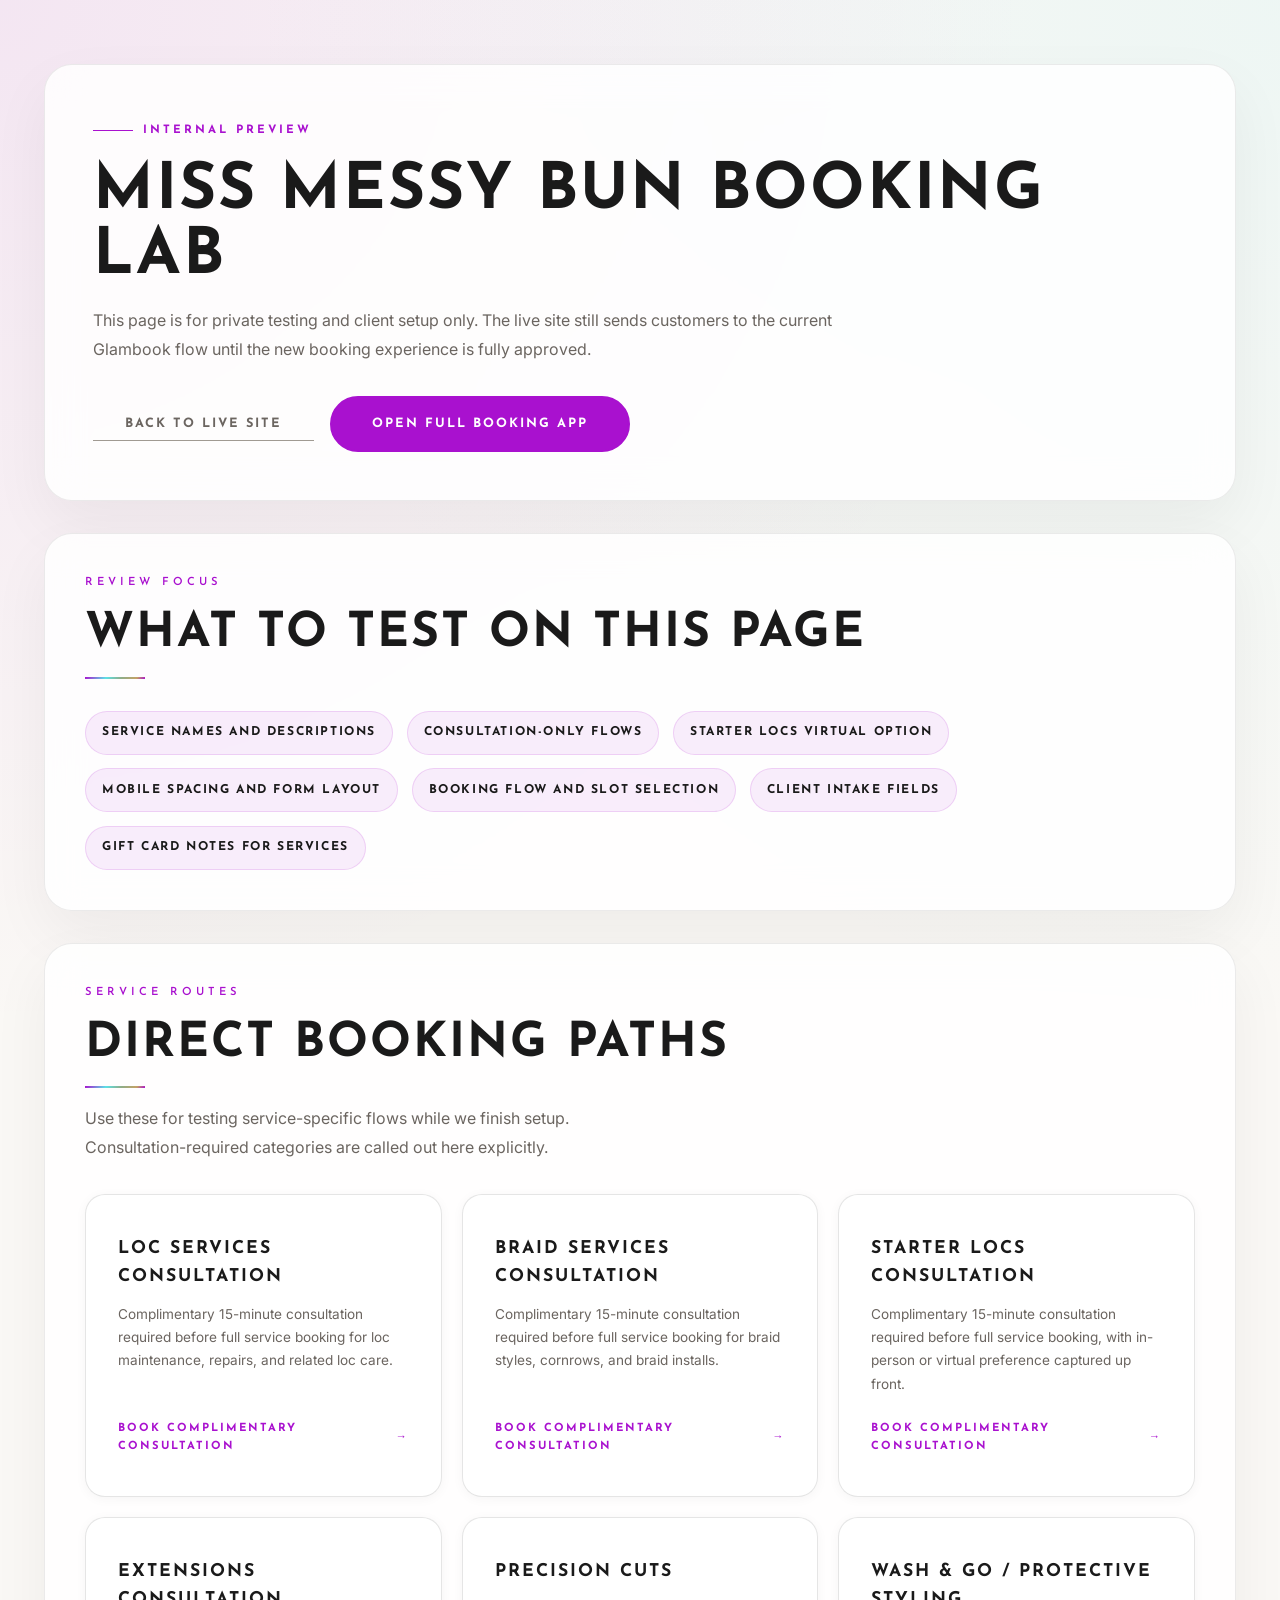
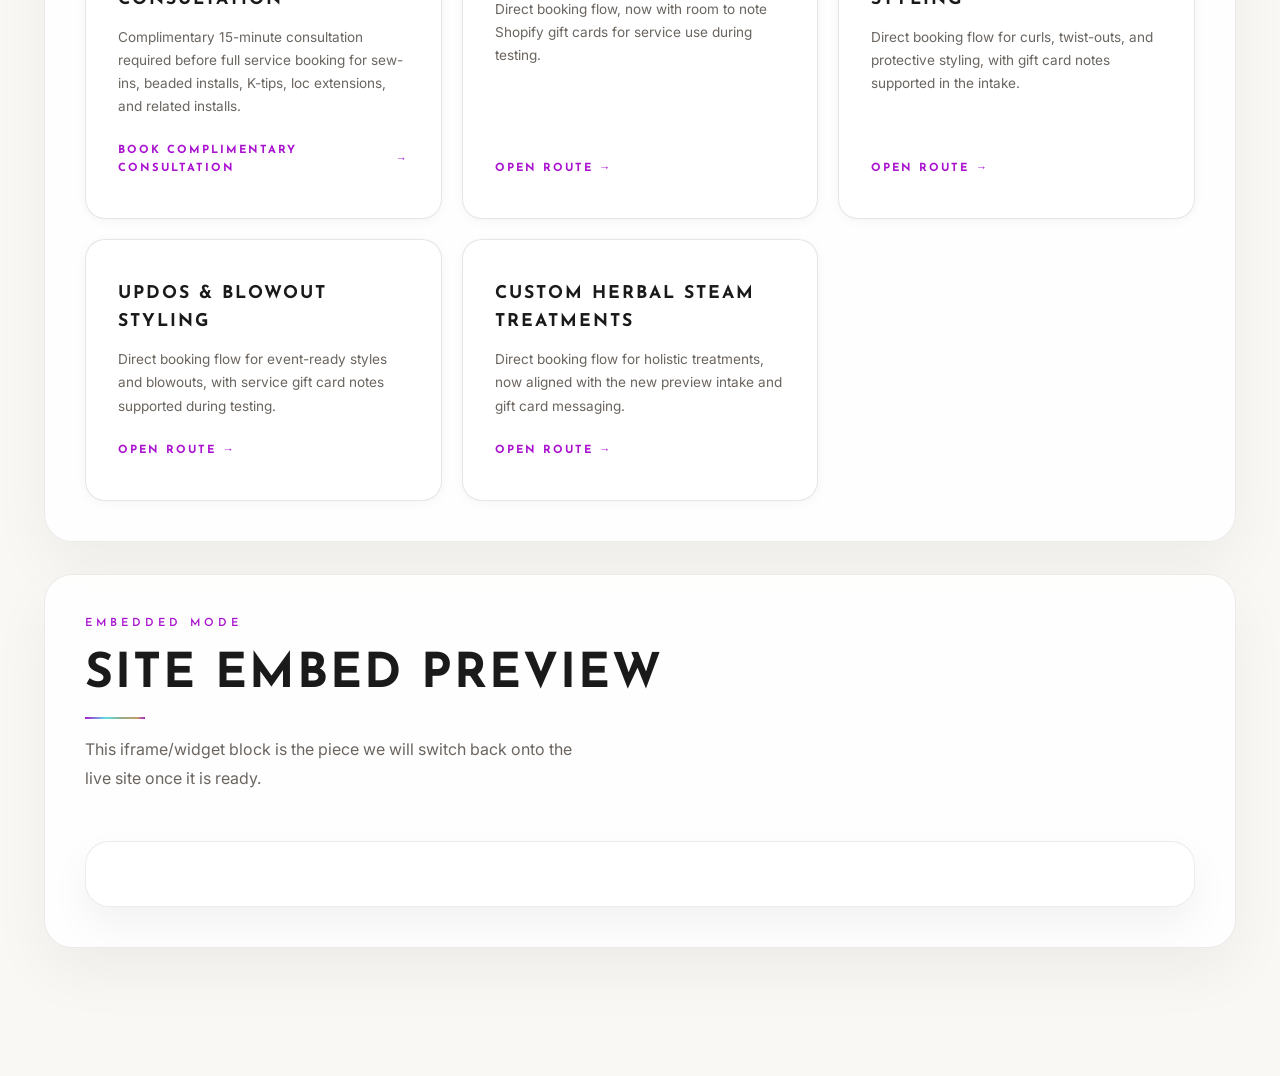
<file: booking-preview.html>
<!DOCTYPE html>
<html lang="en">
<head>
  <meta charset="UTF-8">
  <meta name="viewport" content="width=device-width, initial-scale=1.0">
  <title>Miss Messy Bun Booking Preview | Internal Review</title>
  <meta name="description" content="Internal preview page for the next Miss Messy Bun booking experience.">
  <meta name="robots" content="noindex,nofollow,noarchive,noimageindex">
  <meta name="googlebot" content="noindex,nofollow">
  <link rel="preconnect" href="https://fonts.googleapis.com">
  <link rel="preconnect" href="https://fonts.gstatic.com" crossorigin>
  <link href="https://fonts.googleapis.com/css2?family=Inter:wght@400;500;600&family=Josefin+Sans:wght@300;400;600;700&display=swap" rel="stylesheet">
  <link rel="stylesheet" href="css/style.css">
</head>
<body class="preview-page">
  <main class="preview-shell">
    <section class="preview-hero">
      <span class="preview-eyebrow">Internal Preview</span>
      <h1>Miss Messy Bun Booking Lab</h1>
      <p>
        This page is for private testing and client setup only. The live site still sends customers
        to the current Glambook flow until the new booking experience is fully approved.
      </p>
      <div class="preview-actions">
        <a href="https://missmessybun.com/" class="btn btn-ghost">Back to live site</a>
        <a href="https://web-production-662bd4.up.railway.app/book" target="_blank" rel="noopener" class="btn btn-primary">Open full booking app</a>
      </div>
    </section>

    <section class="preview-card">
      <div class="section-header" style="margin-bottom: 2rem;">
        <span class="eyebrow">Review Focus</span>
        <h2>What to test on this page</h2>
        <hr class="section-divider">
      </div>
      <div class="preview-checklist">
        <span>Service names and descriptions</span>
        <span>Consultation-only flows</span>
        <span>Starter locs virtual option</span>
        <span>Mobile spacing and form layout</span>
        <span>Booking flow and slot selection</span>
        <span>Client intake fields</span>
        <span>Gift card notes for services</span>
      </div>
    </section>

    <section class="preview-card">
      <div class="section-header" style="margin-bottom: 2rem;">
        <span class="eyebrow">Service Routes</span>
        <h2>Direct booking paths</h2>
        <hr class="section-divider">
        <p>Use these for testing service-specific flows while we finish setup. Consultation-required categories are called out here explicitly.</p>
      </div>

      <div class="preview-service-grid">
        <a href="https://web-production-662bd4.up.railway.app/book/loc-services-consultation" target="_blank" rel="noopener" class="service-card">
          <h3>Loc Services Consultation</h3>
          <p>Complimentary 15-minute consultation required before full service booking for loc maintenance, repairs, and related loc care.</p>
          <span class="service-cta">Book complimentary consultation <span class="arrow">&rarr;</span></span>
        </a>
        <a href="https://web-production-662bd4.up.railway.app/book/braid-services-consultation" target="_blank" rel="noopener" class="service-card">
          <h3>Braid Services Consultation</h3>
          <p>Complimentary 15-minute consultation required before full service booking for braid styles, cornrows, and braid installs.</p>
          <span class="service-cta">Book complimentary consultation <span class="arrow">&rarr;</span></span>
        </a>
        <a href="https://web-production-662bd4.up.railway.app/book/starter-locs-consultation" target="_blank" rel="noopener" class="service-card">
          <h3>Starter Locs Consultation</h3>
          <p>Complimentary 15-minute consultation required before full service booking, with in-person or virtual preference captured up front.</p>
          <span class="service-cta">Book complimentary consultation <span class="arrow">&rarr;</span></span>
        </a>
        <a href="https://web-production-662bd4.up.railway.app/book/extensions-consultation" target="_blank" rel="noopener" class="service-card">
          <h3>Extensions Consultation</h3>
          <p>Complimentary 15-minute consultation required before full service booking for sew-ins, beaded installs, K-tips, loc extensions, and related installs.</p>
          <span class="service-cta">Book complimentary consultation <span class="arrow">&rarr;</span></span>
        </a>
        <a href="https://web-production-662bd4.up.railway.app/book/precision-cuts" target="_blank" rel="noopener" class="service-card">
          <h3>Precision Cuts</h3>
          <p>Direct booking flow, now with room to note Shopify gift cards for service use during testing.</p>
          <span class="service-cta">Open route <span class="arrow">&rarr;</span></span>
        </a>
        <a href="https://web-production-662bd4.up.railway.app/book/wash-go-protective-styling" target="_blank" rel="noopener" class="service-card">
          <h3>Wash &amp; Go / Protective Styling</h3>
          <p>Direct booking flow for curls, twist-outs, and protective styling, with gift card notes supported in the intake.</p>
          <span class="service-cta">Open route <span class="arrow">&rarr;</span></span>
        </a>
        <a href="https://web-production-662bd4.up.railway.app/book/updos-blowout-styling" target="_blank" rel="noopener" class="service-card">
          <h3>Updos &amp; Blowout Styling</h3>
          <p>Direct booking flow for event-ready styles and blowouts, with service gift card notes supported during testing.</p>
          <span class="service-cta">Open route <span class="arrow">&rarr;</span></span>
        </a>
        <a href="https://web-production-662bd4.up.railway.app/book/custom-herbal-steam-treatments" target="_blank" rel="noopener" class="service-card">
          <h3>Custom Herbal Steam Treatments</h3>
          <p>Direct booking flow for holistic treatments, now aligned with the new preview intake and gift card messaging.</p>
          <span class="service-cta">Open route <span class="arrow">&rarr;</span></span>
        </a>
      </div>
    </section>

    <section class="preview-card">
      <div class="section-header" style="margin-bottom: 2rem;">
        <span class="eyebrow">Embedded Mode</span>
        <h2>Site embed preview</h2>
        <hr class="section-divider">
        <p>This iframe/widget block is the piece we will switch back onto the live site once it is ready.</p>
      </div>

      <div class="booking-embed-shell">
        <div data-studio-booking data-business="miss-messy-bun" data-booking-base="https://web-production-662bd4.up.railway.app"></div>
      </div>
    </section>
  </main>

  <script src="https://web-production-662bd4.up.railway.app/embeds/miss-messy-bun.js" defer></script>
</body>
</html>
</file>
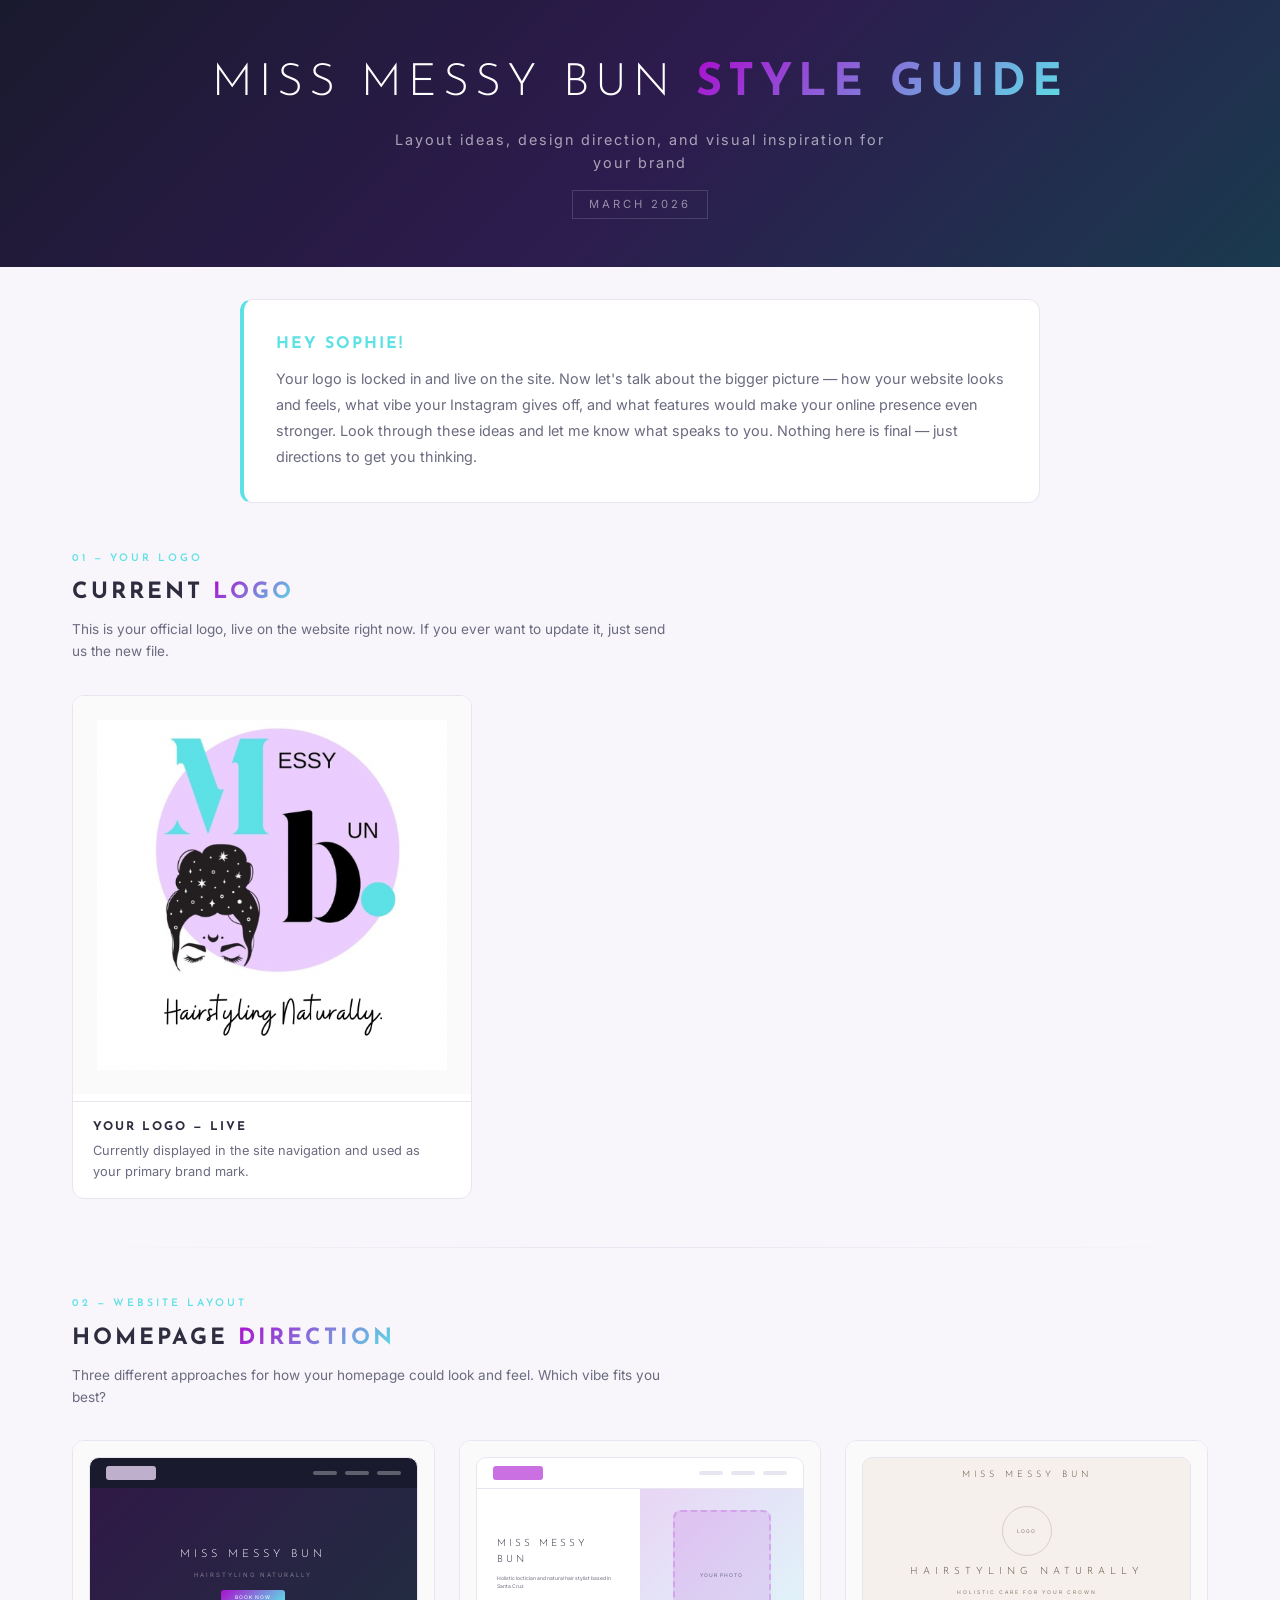
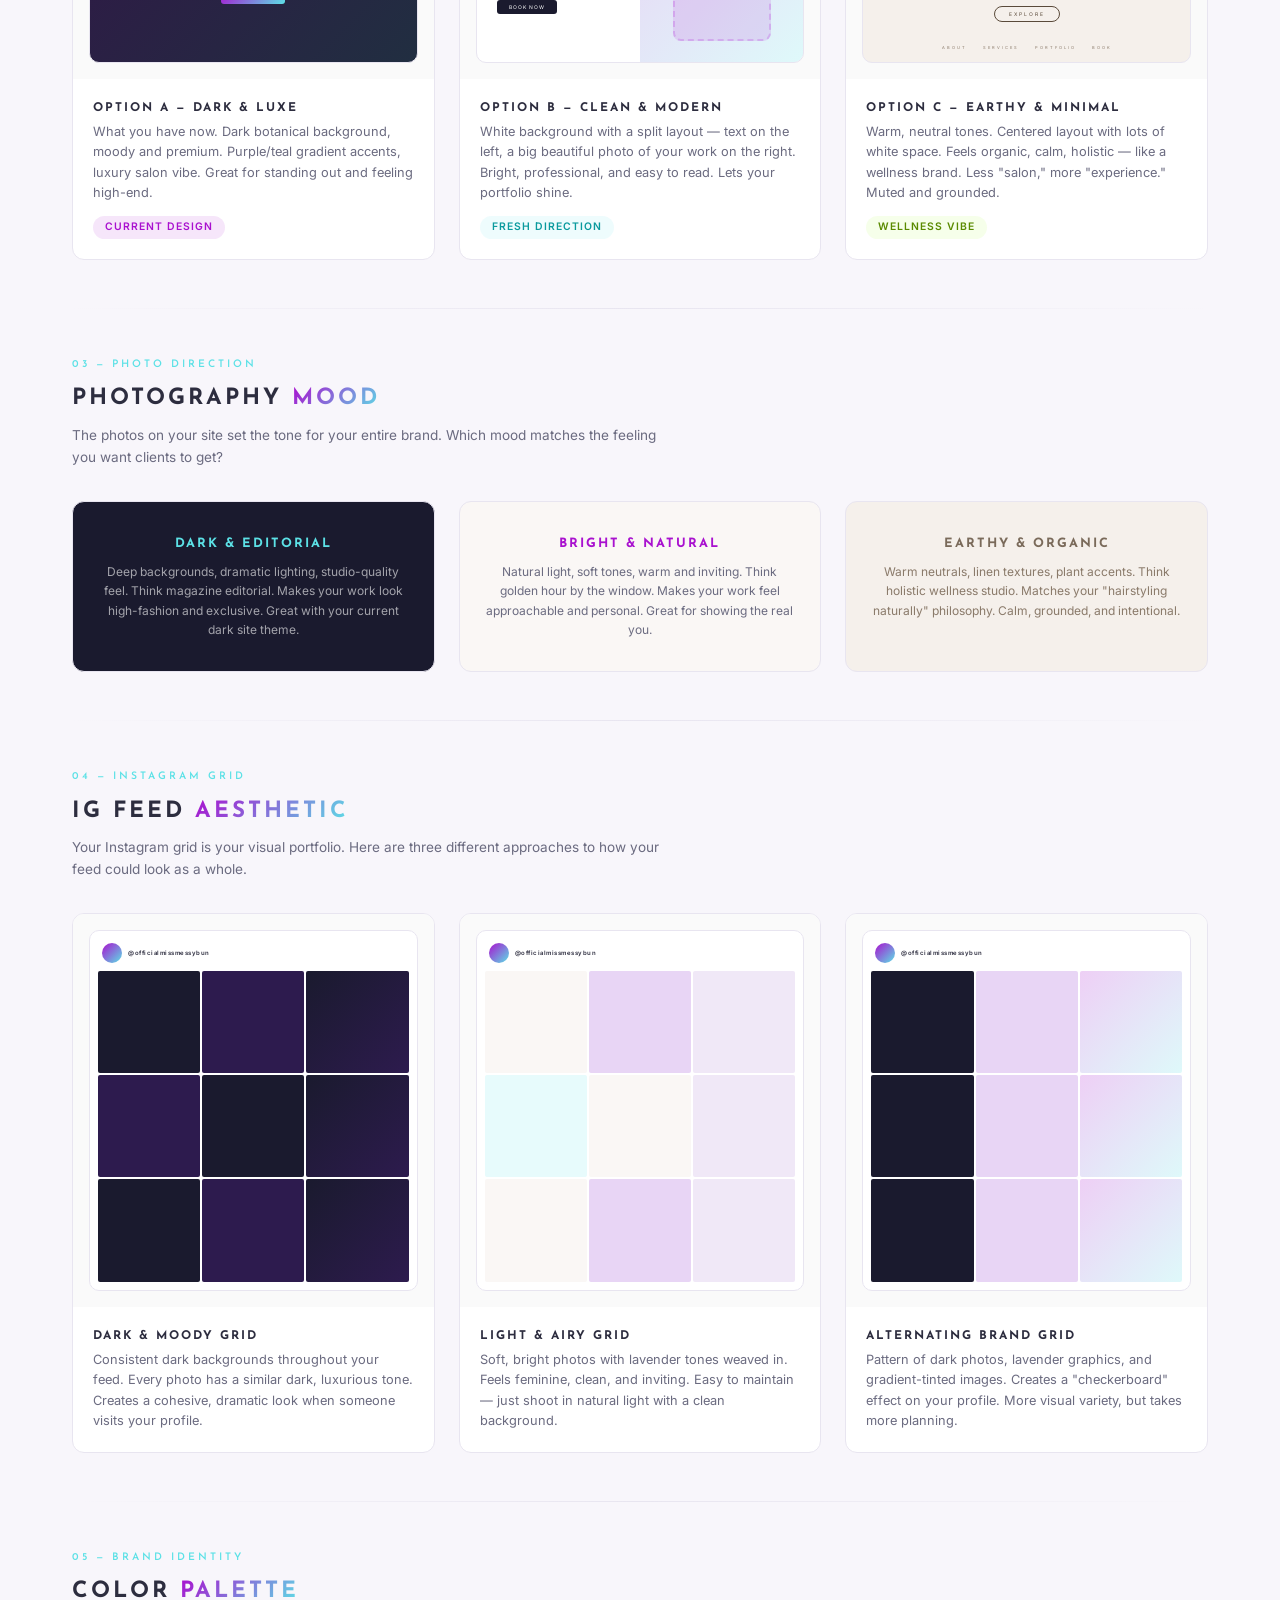
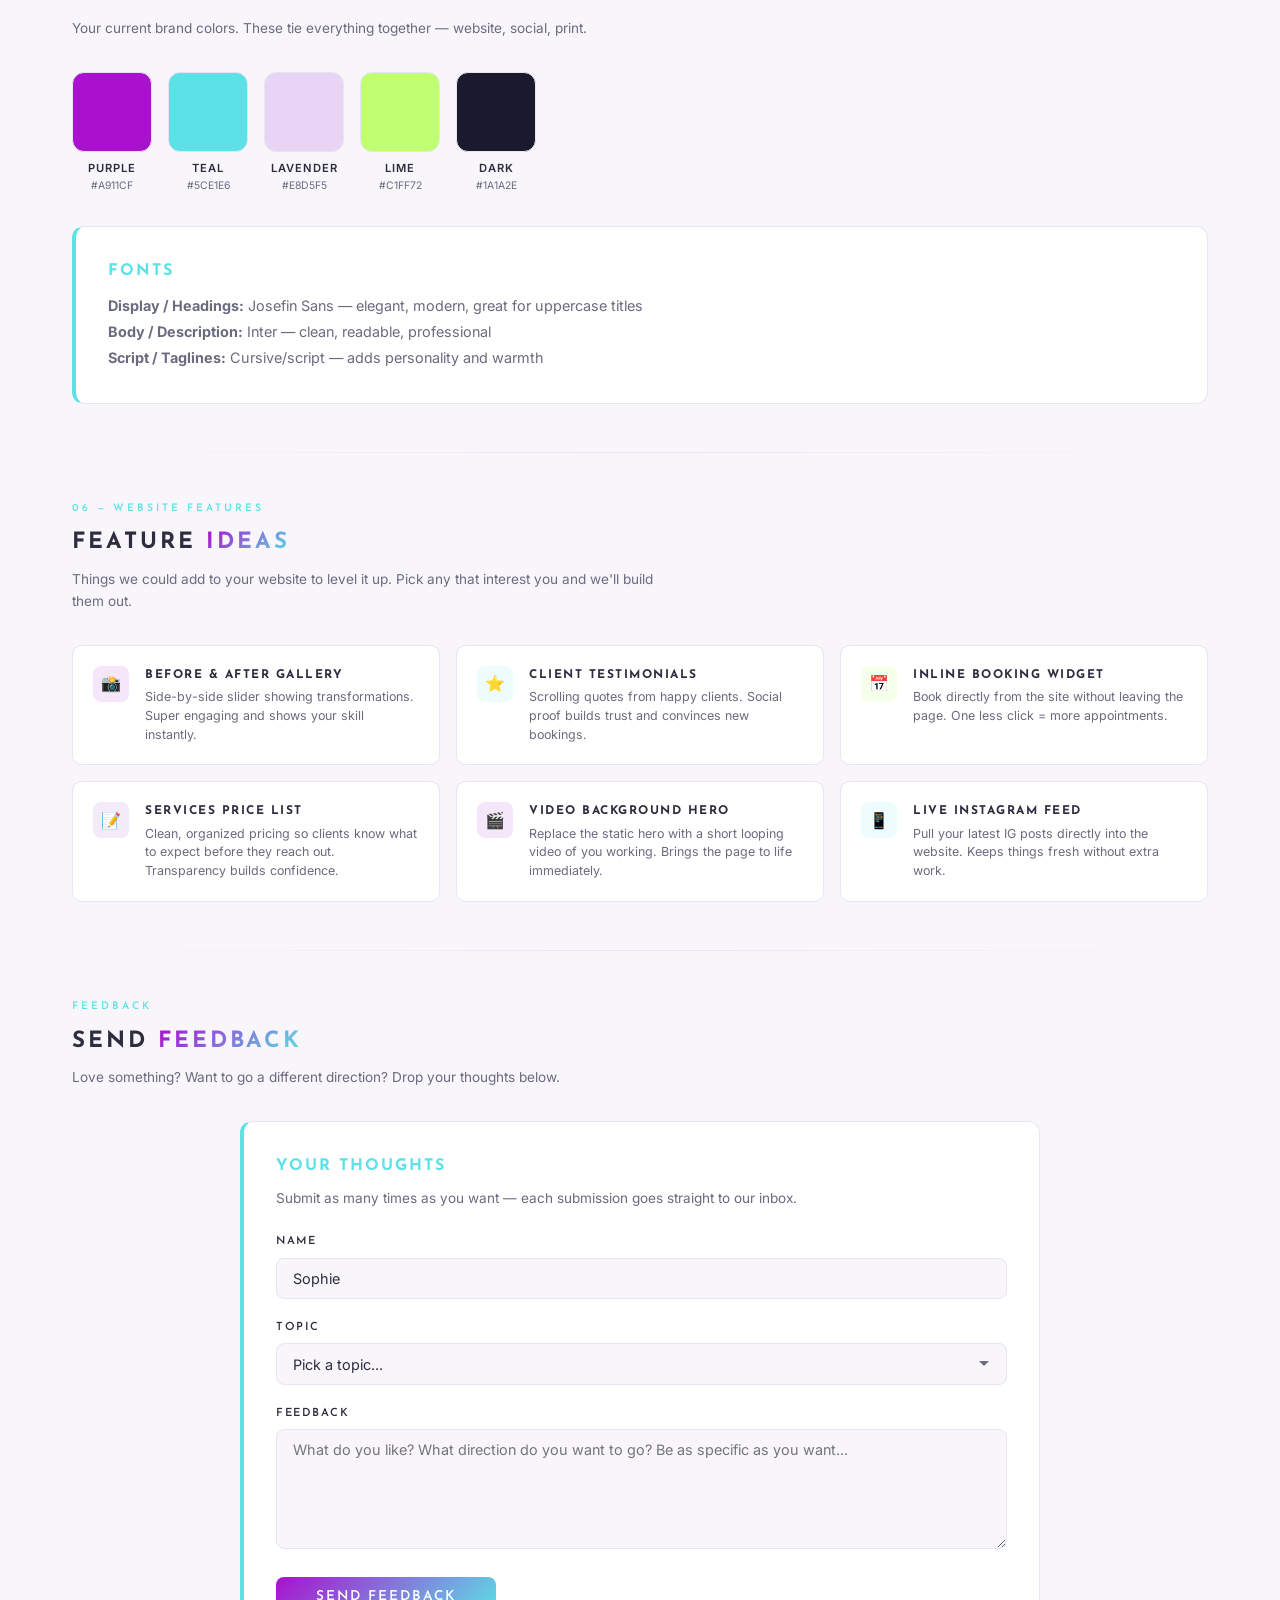
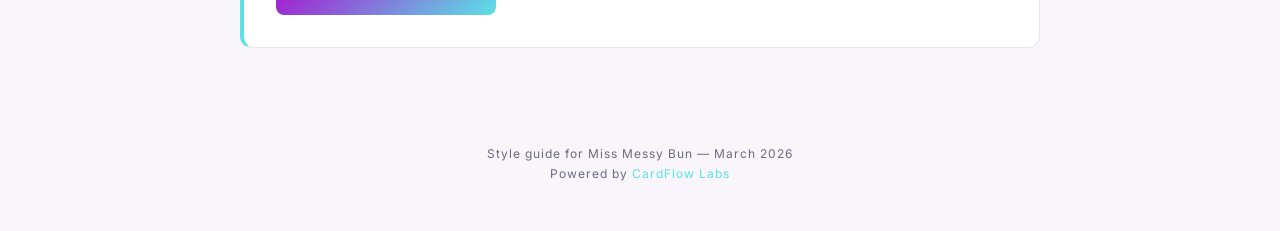
<file: branding-review.html>
<!DOCTYPE html>
<html lang="en">
<head>
  <meta charset="UTF-8">
  <meta name="viewport" content="width=device-width, initial-scale=1.0">
  <title>Miss Messy Bun — Style & Layout Ideas</title>
  <link rel="preconnect" href="https://fonts.googleapis.com">
  <link rel="preconnect" href="https://fonts.gstatic.com" crossorigin>
  <link href="https://fonts.googleapis.com/css2?family=Inter:wght@300;400;500;600;700&family=Josefin+Sans:wght@300;400;600;700&display=swap" rel="stylesheet">
  <style>
    *, *::before, *::after { margin: 0; padding: 0; box-sizing: border-box; }

    :root {
      --purple: #A911CF;
      --teal: #5CE1E6;
      --lavender: #E8D5F5;
      --dark: #1a1a2e;
      --surface: #f8f6fb;
      --card: #ffffff;
      --text: #2d2d3f;
      --text-muted: #6b6b80;
      --border: #e8e5f0;
    }

    body {
      font-family: 'Inter', -apple-system, sans-serif;
      background: var(--surface);
      color: var(--text);
      line-height: 1.6;
    }

    /* Header */
    .header {
      background: linear-gradient(135deg, #1a1a2e 0%, #2d1b4e 50%, #1a3a4e 100%);
      color: white;
      padding: 3rem 2rem;
      text-align: center;
    }

    .header h1 {
      font-family: 'Josefin Sans', sans-serif;
      font-size: clamp(1.8rem, 4vw, 2.8rem);
      font-weight: 300;
      text-transform: uppercase;
      letter-spacing: 6px;
      margin-bottom: 0.5rem;
    }

    .header h1 span {
      font-weight: 700;
      background: linear-gradient(135deg, var(--purple), var(--teal));
      -webkit-background-clip: text;
      -webkit-text-fill-color: transparent;
      background-clip: text;
    }

    .header p {
      color: rgba(255,255,255,0.6);
      font-size: 0.9rem;
      letter-spacing: 2px;
      max-width: 500px;
      margin: 0 auto;
    }

    .header .date {
      display: inline-block;
      margin-top: 1rem;
      padding: 0.3rem 1rem;
      border: 1px solid rgba(255,255,255,0.15);
      font-size: 0.7rem;
      letter-spacing: 3px;
      text-transform: uppercase;
      color: rgba(255,255,255,0.5);
    }

    /* Intro note */
    .intro {
      max-width: 800px;
      margin: 2rem auto;
      padding: 2rem;
      background: white;
      border: 1px solid var(--border);
      border-radius: 12px;
      border-left: 4px solid var(--teal);
    }

    .intro h3 {
      font-family: 'Josefin Sans', sans-serif;
      font-size: 1rem;
      text-transform: uppercase;
      letter-spacing: 2px;
      color: var(--teal);
      margin-bottom: 0.5rem;
    }

    .intro p {
      color: var(--text-muted);
      font-size: 0.9rem;
      line-height: 1.8;
    }

    /* Sections */
    .section {
      max-width: 1200px;
      margin: 3rem auto;
      padding: 0 2rem;
    }

    .section-title {
      font-family: 'Josefin Sans', sans-serif;
      font-size: 1.4rem;
      font-weight: 700;
      text-transform: uppercase;
      letter-spacing: 3px;
      margin-bottom: 0.5rem;
      color: var(--text);
    }

    .section-title span {
      background: linear-gradient(135deg, var(--purple), var(--teal));
      -webkit-background-clip: text;
      -webkit-text-fill-color: transparent;
      background-clip: text;
    }

    .section-desc {
      color: var(--text-muted);
      font-size: 0.85rem;
      margin-bottom: 2rem;
      max-width: 600px;
    }

    .section-number {
      font-family: 'Josefin Sans', sans-serif;
      font-size: 0.65rem;
      font-weight: 600;
      letter-spacing: 3px;
      color: var(--teal);
      text-transform: uppercase;
      margin-bottom: 0.5rem;
    }

    /* Cards grid */
    .card-grid {
      display: grid;
      grid-template-columns: repeat(auto-fit, minmax(320px, 1fr));
      gap: 1.5rem;
    }

    .card {
      background: var(--card);
      border: 1px solid var(--border);
      border-radius: 12px;
      overflow: hidden;
      transition: transform 0.3s ease, box-shadow 0.3s ease;
    }

    .card:hover {
      transform: translateY(-4px);
      box-shadow: 0 12px 40px rgba(169, 17, 207, 0.08);
    }

    .card-body {
      padding: 1.25rem;
    }

    .card-label {
      font-family: 'Josefin Sans', sans-serif;
      font-size: 0.75rem;
      font-weight: 700;
      text-transform: uppercase;
      letter-spacing: 2px;
      color: var(--text);
      margin-bottom: 0.25rem;
    }

    .card-desc {
      color: var(--text-muted);
      font-size: 0.8rem;
      line-height: 1.6;
    }

    .card-tag {
      display: inline-block;
      margin-top: 0.75rem;
      padding: 0.2rem 0.75rem;
      font-size: 0.65rem;
      font-weight: 600;
      letter-spacing: 1px;
      text-transform: uppercase;
      border-radius: 20px;
    }

    .tag-a { background: rgba(169, 17, 207, 0.1); color: var(--purple); }
    .tag-b { background: rgba(92, 225, 230, 0.1); color: #0a9a9e; }
    .tag-c { background: rgba(193, 255, 114, 0.15); color: #5a8a00; }

    /* Divider */
    .divider {
      max-width: 1200px;
      margin: 3rem auto;
      padding: 0 2rem;
    }

    .divider hr {
      border: none;
      height: 1px;
      background: linear-gradient(90deg, transparent, var(--border), transparent);
    }

    /* Layout mockups */
    .mockup {
      border-radius: 10px;
      overflow: hidden;
      border: 1px solid var(--border);
      aspect-ratio: 16/10;
      position: relative;
    }

    /* Option A: Dark hero, full-width image */
    .mockup-dark-hero {
      background: var(--dark);
      display: flex;
      flex-direction: column;
    }
    .mockup-dark-hero .mock-nav {
      display: flex;
      justify-content: space-between;
      align-items: center;
      padding: 8px 16px;
    }
    .mockup-dark-hero .mock-nav .mock-logo {
      width: 50px;
      height: 14px;
      background: var(--lavender);
      border-radius: 3px;
      opacity: 0.8;
    }
    .mockup-dark-hero .mock-nav .mock-links {
      display: flex;
      gap: 8px;
    }
    .mockup-dark-hero .mock-nav .mock-links span {
      width: 24px;
      height: 4px;
      background: rgba(255,255,255,0.3);
      border-radius: 2px;
    }
    .mockup-dark-hero .mock-hero {
      flex: 1;
      display: flex;
      align-items: center;
      justify-content: center;
      flex-direction: column;
      gap: 6px;
      background: linear-gradient(135deg, rgba(169,17,207,0.15), rgba(92,225,230,0.1));
    }
    .mockup-dark-hero .mock-hero .mock-heading {
      font-family: 'Josefin Sans', sans-serif;
      color: white;
      font-size: 11px;
      letter-spacing: 4px;
      text-transform: uppercase;
      font-weight: 300;
    }
    .mockup-dark-hero .mock-hero .mock-sub {
      color: rgba(255,255,255,0.4);
      font-size: 6px;
      letter-spacing: 2px;
    }
    .mockup-dark-hero .mock-hero .mock-btn {
      margin-top: 4px;
      padding: 3px 14px;
      background: linear-gradient(135deg, var(--purple), var(--teal));
      border-radius: 3px;
      color: white;
      font-size: 5px;
      letter-spacing: 1px;
      text-transform: uppercase;
    }

    /* Option B: Split layout */
    .mockup-split {
      background: white;
      display: flex;
      flex-direction: column;
    }
    .mockup-split .mock-nav {
      display: flex;
      justify-content: space-between;
      align-items: center;
      padding: 8px 16px;
      border-bottom: 1px solid var(--border);
    }
    .mockup-split .mock-nav .mock-logo {
      width: 50px;
      height: 14px;
      background: var(--purple);
      border-radius: 3px;
      opacity: 0.6;
    }
    .mockup-split .mock-nav .mock-links {
      display: flex;
      gap: 8px;
    }
    .mockup-split .mock-nav .mock-links span {
      width: 24px;
      height: 4px;
      background: var(--border);
      border-radius: 2px;
    }
    .mockup-split .mock-body {
      flex: 1;
      display: grid;
      grid-template-columns: 1fr 1fr;
    }
    .mockup-split .mock-left {
      display: flex;
      flex-direction: column;
      justify-content: center;
      padding: 16px 20px;
      gap: 6px;
    }
    .mockup-split .mock-left .mock-heading {
      font-family: 'Josefin Sans', sans-serif;
      color: var(--text);
      font-size: 10px;
      letter-spacing: 3px;
      text-transform: uppercase;
      font-weight: 300;
    }
    .mockup-split .mock-left .mock-sub {
      color: var(--text-muted);
      font-size: 5px;
      line-height: 1.6;
    }
    .mockup-split .mock-left .mock-btn {
      margin-top: 4px;
      padding: 3px 12px;
      background: var(--dark);
      border-radius: 3px;
      color: white;
      font-size: 5px;
      letter-spacing: 1px;
      text-transform: uppercase;
      align-self: flex-start;
    }
    .mockup-split .mock-right {
      background: linear-gradient(135deg, var(--lavender) 0%, rgba(92,225,230,0.2) 100%);
      display: flex;
      align-items: center;
      justify-content: center;
    }
    .mockup-split .mock-right .mock-photo {
      width: 60%;
      aspect-ratio: 3/4;
      background: rgba(169,17,207,0.12);
      border-radius: 8px;
      border: 2px dashed rgba(169,17,207,0.2);
      display: flex;
      align-items: center;
      justify-content: center;
    }
    .mockup-split .mock-right .mock-photo span {
      font-size: 5px;
      color: var(--text-muted);
      text-transform: uppercase;
      letter-spacing: 1px;
    }

    /* Option C: Earthy/botanical */
    .mockup-botanical {
      background: #f5f0eb;
      display: flex;
      flex-direction: column;
    }
    .mockup-botanical .mock-nav {
      display: flex;
      justify-content: center;
      padding: 10px 16px;
    }
    .mockup-botanical .mock-nav .mock-logo {
      font-family: 'Josefin Sans', sans-serif;
      font-size: 9px;
      letter-spacing: 4px;
      text-transform: uppercase;
      color: #5a4a3a;
      font-weight: 300;
    }
    .mockup-botanical .mock-hero {
      flex: 1;
      display: flex;
      flex-direction: column;
      align-items: center;
      justify-content: center;
      gap: 8px;
    }
    .mockup-botanical .mock-hero .mock-circle {
      width: 50px;
      height: 50px;
      border-radius: 50%;
      border: 1px solid rgba(90,74,58,0.2);
      display: flex;
      align-items: center;
      justify-content: center;
    }
    .mockup-botanical .mock-hero .mock-circle span {
      font-size: 5px;
      color: #8a7a6a;
      letter-spacing: 1px;
    }
    .mockup-botanical .mock-hero .mock-heading {
      font-family: 'Josefin Sans', sans-serif;
      color: #5a4a3a;
      font-size: 10px;
      letter-spacing: 5px;
      text-transform: uppercase;
      font-weight: 300;
    }
    .mockup-botanical .mock-hero .mock-sub {
      color: #8a7a6a;
      font-size: 5px;
      letter-spacing: 2px;
    }
    .mockup-botanical .mock-hero .mock-btn {
      margin-top: 2px;
      padding: 3px 14px;
      border: 1px solid #5a4a3a;
      border-radius: 20px;
      color: #5a4a3a;
      font-size: 5px;
      letter-spacing: 2px;
      text-transform: uppercase;
    }
    .mockup-botanical .mock-bottom {
      display: flex;
      justify-content: center;
      gap: 16px;
      padding: 10px;
    }
    .mockup-botanical .mock-bottom span {
      font-size: 4px;
      color: #8a7a6a;
      letter-spacing: 2px;
      text-transform: uppercase;
    }

    /* IG Grid Mockups */
    .ig-mockup {
      border-radius: 10px;
      overflow: hidden;
      border: 1px solid var(--border);
      background: white;
      padding: 8px;
    }
    .ig-header {
      display: flex;
      align-items: center;
      gap: 6px;
      padding: 4px 4px 8px;
    }
    .ig-avatar {
      width: 20px;
      height: 20px;
      border-radius: 50%;
      background: linear-gradient(135deg, var(--purple), var(--teal));
    }
    .ig-name {
      font-size: 6px;
      font-weight: 600;
      letter-spacing: 0.5px;
    }
    .ig-grid {
      display: grid;
      grid-template-columns: repeat(3, 1fr);
      gap: 2px;
    }
    .ig-cell {
      aspect-ratio: 1;
      border-radius: 2px;
    }

    /* IG Style A: Dark & moody */
    .ig-dark .ig-cell:nth-child(odd) { background: var(--dark); }
    .ig-dark .ig-cell:nth-child(even) { background: #2d1b4e; }
    .ig-dark .ig-cell:nth-child(3n) { background: linear-gradient(135deg, var(--dark), #2d1b4e); }

    /* IG Style B: Bright & airy */
    .ig-bright .ig-cell:nth-child(odd) { background: #faf7f5; }
    .ig-bright .ig-cell:nth-child(even) { background: var(--lavender); }
    .ig-bright .ig-cell:nth-child(3n) { background: #f0e8f7; }
    .ig-bright .ig-cell:nth-child(4) { background: rgba(92,225,230,0.15); }

    /* IG Style C: Alternating branded */
    .ig-branded .ig-cell:nth-child(3n+1) { background: var(--dark); }
    .ig-branded .ig-cell:nth-child(3n+2) { background: var(--lavender); }
    .ig-branded .ig-cell:nth-child(3n) { background: linear-gradient(135deg, rgba(169,17,207,0.2), rgba(92,225,230,0.2)); }

    /* Photo mood tiles */
    .mood-grid {
      display: grid;
      grid-template-columns: repeat(auto-fit, minmax(250px, 1fr));
      gap: 1.5rem;
    }

    .mood-tile {
      border-radius: 12px;
      padding: 2rem 1.5rem;
      text-align: center;
      border: 1px solid var(--border);
      transition: transform 0.3s ease;
    }

    .mood-tile:hover { transform: translateY(-3px); }

    .mood-tile h4 {
      font-family: 'Josefin Sans', sans-serif;
      font-size: 0.8rem;
      letter-spacing: 2px;
      text-transform: uppercase;
      margin-bottom: 0.5rem;
    }

    .mood-tile p {
      font-size: 0.75rem;
      line-height: 1.6;
    }

    .mood-dark {
      background: var(--dark);
      color: white;
    }
    .mood-dark h4 { color: var(--teal); }
    .mood-dark p { color: rgba(255,255,255,0.6); }

    .mood-bright {
      background: #faf7f5;
      color: var(--text);
    }
    .mood-bright h4 { color: var(--purple); }
    .mood-bright p { color: var(--text-muted); }

    .mood-earthy {
      background: #f5f0eb;
      color: #5a4a3a;
    }
    .mood-earthy h4 { color: #7a6a5a; }
    .mood-earthy p { color: #8a7a6a; }

    /* Feature Ideas */
    .feature-list {
      display: grid;
      grid-template-columns: repeat(auto-fit, minmax(280px, 1fr));
      gap: 1rem;
    }

    .feature-item {
      background: white;
      border: 1px solid var(--border);
      border-radius: 10px;
      padding: 1.25rem;
      display: flex;
      gap: 1rem;
      align-items: flex-start;
    }

    .feature-icon {
      width: 36px;
      height: 36px;
      border-radius: 8px;
      display: flex;
      align-items: center;
      justify-content: center;
      font-size: 16px;
      flex-shrink: 0;
    }

    .feature-item h4 {
      font-family: 'Josefin Sans', sans-serif;
      font-size: 0.75rem;
      letter-spacing: 1.5px;
      text-transform: uppercase;
      margin-bottom: 0.2rem;
    }

    .feature-item p {
      font-size: 0.78rem;
      color: var(--text-muted);
      line-height: 1.5;
    }

    /* Current logo display */
    .logo-display {
      max-width: 400px;
      background: white;
      border: 1px solid var(--border);
      border-radius: 12px;
      overflow: hidden;
    }

    .logo-display img {
      width: 100%;
      padding: 1.5rem;
      object-fit: contain;
      background: #fafafa;
    }

    .logo-display .logo-caption {
      padding: 1rem 1.25rem;
      border-top: 1px solid var(--border);
    }

    /* Footer */
    .review-footer {
      text-align: center;
      padding: 3rem 2rem;
      color: var(--text-muted);
      font-size: 0.75rem;
      letter-spacing: 1px;
    }

    .review-footer a {
      color: var(--teal);
      text-decoration: none;
    }

    /* Feedback Form */
    .feedback-form-card {
      max-width: 800px;
      margin: 0 auto;
      background: var(--card);
      border: 1px solid var(--border);
      border-radius: 12px;
      border-left: 4px solid var(--teal);
      padding: 2rem;
    }

    .feedback-form-card h3 {
      font-family: 'Josefin Sans', sans-serif;
      font-size: 1rem;
      text-transform: uppercase;
      letter-spacing: 2px;
      color: var(--teal);
      margin-bottom: 0.5rem;
    }

    .feedback-form-card .form-subtitle {
      color: var(--text-muted);
      font-size: 0.85rem;
      margin-bottom: 1.5rem;
      line-height: 1.6;
    }

    .form-group {
      margin-bottom: 1.25rem;
    }

    .form-group label {
      display: block;
      font-family: 'Josefin Sans', sans-serif;
      font-size: 0.7rem;
      font-weight: 600;
      text-transform: uppercase;
      letter-spacing: 1.5px;
      color: var(--text);
      margin-bottom: 0.4rem;
    }

    .form-group input[type="text"],
    .form-group input[type="email"],
    .form-group select,
    .form-group textarea {
      width: 100%;
      padding: 0.7rem 1rem;
      border: 1px solid var(--border);
      border-radius: 8px;
      font-family: 'Inter', sans-serif;
      font-size: 0.9rem;
      color: var(--text);
      background: var(--surface);
      transition: border-color 0.2s, box-shadow 0.2s;
      -webkit-appearance: none;
    }

    .form-group input:focus,
    .form-group select:focus,
    .form-group textarea:focus {
      outline: none;
      border-color: var(--teal);
      box-shadow: 0 0 0 3px rgba(92, 225, 230, 0.15);
    }

    .form-group textarea {
      min-height: 120px;
      resize: vertical;
    }

    .form-group select {
      cursor: pointer;
      background-image: url("data:image/svg+xml,%3Csvg xmlns='http://www.w3.org/2000/svg' width='12' height='12' viewBox='0 0 12 12'%3E%3Cpath fill='%236b6b80' d='M6 8L1 3h10z'/%3E%3C/svg%3E");
      background-repeat: no-repeat;
      background-position: right 1rem center;
      padding-right: 2.5rem;
    }

    .submit-btn {
      display: inline-block;
      padding: 0.8rem 2.5rem;
      background: linear-gradient(135deg, var(--purple), var(--teal));
      color: white;
      border: none;
      border-radius: 8px;
      font-family: 'Josefin Sans', sans-serif;
      font-size: 0.85rem;
      font-weight: 600;
      letter-spacing: 2px;
      text-transform: uppercase;
      cursor: pointer;
      transition: opacity 0.2s, transform 0.2s;
    }

    .submit-btn:hover { opacity: 0.9; transform: translateY(-1px); }
    .submit-btn:active { transform: translateY(0); }
    .submit-btn:disabled { opacity: 0.5; cursor: not-allowed; transform: none; }

    .form-status {
      margin-top: 1rem;
      padding: 1rem;
      border-radius: 8px;
      font-size: 0.85rem;
      display: none;
    }

    .form-status.success {
      display: block;
      background: rgba(92, 225, 230, 0.1);
      border: 1px solid var(--teal);
      color: #0a9a9e;
    }

    .form-status.error {
      display: block;
      background: rgba(169, 17, 207, 0.06);
      border: 1px solid var(--purple);
      color: #8a2387;
    }

    /* Responsive */
    @media (max-width: 768px) {
      .header { padding: 2rem 1.5rem; }
      .section { padding: 0 1rem; }
      .card-grid { grid-template-columns: 1fr; }
      .mood-grid { grid-template-columns: 1fr; }
      .feature-list { grid-template-columns: 1fr; }
      .intro { margin: 1.5rem 1rem; padding: 1.5rem; }
      .feedback-form-card { padding: 1.5rem; }
      .mockup-split .mock-body { grid-template-columns: 1fr; }
      .mockup-split .mock-right { min-height: 60px; }
    }

    @media (max-width: 480px) {
      .header h1 { letter-spacing: 3px; }
    }
  </style>
</head>
<body>

  <div class="header">
    <h1>Miss Messy Bun <span>Style Guide</span></h1>
    <p>Layout ideas, design direction, and visual inspiration for your brand</p>
    <span class="date">March 2026</span>
  </div>

  <div class="intro">
    <h3>Hey Sophie!</h3>
    <p>
      Your logo is locked in and live on the site. Now let's talk about the bigger picture &mdash;
      how your website looks and feels, what vibe your Instagram gives off, and what features would
      make your online presence even stronger. Look through these ideas and let me know what speaks to you.
      Nothing here is final &mdash; just directions to get you thinking.
    </p>
  </div>

  <!-- Section 1: Your Logo (Actual) -->
  <div class="section">
    <div class="section-number">01 &mdash; Your Logo</div>
    <h2 class="section-title">Current <span>Logo</span></h2>
    <p class="section-desc">This is your official logo, live on the website right now. If you ever want to update it, just send us the new file.</p>
    <div class="logo-display">
      <img src="images/mmb-logo-hairstyling.png" alt="Miss Messy Bun — Hairstyling Naturally">
      <div class="logo-caption">
        <div class="card-label">Your Logo &mdash; Live</div>
        <div class="card-desc">Currently displayed in the site navigation and used as your primary brand mark.</div>
      </div>
    </div>
  </div>

  <div class="divider"><hr></div>

  <!-- Section 2: Website Layout Ideas -->
  <div class="section">
    <div class="section-number">02 &mdash; Website Layout</div>
    <h2 class="section-title">Homepage <span>Direction</span></h2>
    <p class="section-desc">Three different approaches for how your homepage could look and feel. Which vibe fits you best?</p>
    <div class="card-grid">

      <!-- Layout A: Dark & luxe (current) -->
      <div class="card">
        <div style="padding: 1rem; background: #fafafa;">
          <div class="mockup mockup-dark-hero">
            <div class="mock-nav">
              <div class="mock-logo"></div>
              <div class="mock-links"><span></span><span></span><span></span></div>
            </div>
            <div class="mock-hero">
              <div class="mock-heading">Miss Messy Bun</div>
              <div class="mock-sub">HAIRSTYLING NATURALLY</div>
              <div class="mock-btn">Book Now</div>
            </div>
          </div>
        </div>
        <div class="card-body">
          <div class="card-label">Option A &mdash; Dark & Luxe</div>
          <div class="card-desc">What you have now. Dark botanical background, moody and premium. Purple/teal gradient accents, luxury salon vibe. Great for standing out and feeling high-end.</div>
          <span class="card-tag tag-a">Current Design</span>
        </div>
      </div>

      <!-- Layout B: Clean & split -->
      <div class="card">
        <div style="padding: 1rem; background: #fafafa;">
          <div class="mockup mockup-split">
            <div class="mock-nav">
              <div class="mock-logo"></div>
              <div class="mock-links"><span></span><span></span><span></span></div>
            </div>
            <div class="mock-body">
              <div class="mock-left">
                <div class="mock-heading">Miss Messy Bun</div>
                <div class="mock-sub">Holistic loctician and natural hair stylist based in Santa Cruz</div>
                <div class="mock-btn">Book Now</div>
              </div>
              <div class="mock-right">
                <div class="mock-photo"><span>Your Photo</span></div>
              </div>
            </div>
          </div>
        </div>
        <div class="card-body">
          <div class="card-label">Option B &mdash; Clean & Modern</div>
          <div class="card-desc">White background with a split layout &mdash; text on the left, a big beautiful photo of your work on the right. Bright, professional, and easy to read. Lets your portfolio shine.</div>
          <span class="card-tag tag-b">Fresh Direction</span>
        </div>
      </div>

      <!-- Layout C: Earthy & minimal -->
      <div class="card">
        <div style="padding: 1rem; background: #fafafa;">
          <div class="mockup mockup-botanical">
            <div class="mock-nav">
              <div class="mock-logo">MISS MESSY BUN</div>
            </div>
            <div class="mock-hero">
              <div class="mock-circle"><span>LOGO</span></div>
              <div class="mock-heading">Hairstyling Naturally</div>
              <div class="mock-sub">HOLISTIC CARE FOR YOUR CROWN</div>
              <div class="mock-btn">EXPLORE</div>
            </div>
            <div class="mock-bottom">
              <span>About</span>
              <span>Services</span>
              <span>Portfolio</span>
              <span>Book</span>
            </div>
          </div>
        </div>
        <div class="card-body">
          <div class="card-label">Option C &mdash; Earthy & Minimal</div>
          <div class="card-desc">Warm, neutral tones. Centered layout with lots of white space. Feels organic, calm, holistic &mdash; like a wellness brand. Less "salon," more "experience." Muted and grounded.</div>
          <span class="card-tag tag-c">Wellness Vibe</span>
        </div>
      </div>

    </div>
  </div>

  <div class="divider"><hr></div>

  <!-- Section 3: Photography & Mood Direction -->
  <div class="section">
    <div class="section-number">03 &mdash; Photo Direction</div>
    <h2 class="section-title">Photography <span>Mood</span></h2>
    <p class="section-desc">The photos on your site set the tone for your entire brand. Which mood matches the feeling you want clients to get?</p>
    <div class="mood-grid">
      <div class="mood-tile mood-dark">
        <h4>Dark & Editorial</h4>
        <p>Deep backgrounds, dramatic lighting, studio-quality feel. Think magazine editorial. Makes your work look high-fashion and exclusive. Great with your current dark site theme.</p>
      </div>
      <div class="mood-tile mood-bright">
        <h4>Bright & Natural</h4>
        <p>Natural light, soft tones, warm and inviting. Think golden hour by the window. Makes your work feel approachable and personal. Great for showing the real you.</p>
      </div>
      <div class="mood-tile mood-earthy">
        <h4>Earthy & Organic</h4>
        <p>Warm neutrals, linen textures, plant accents. Think holistic wellness studio. Matches your "hairstyling naturally" philosophy. Calm, grounded, and intentional.</p>
      </div>
    </div>
  </div>

  <div class="divider"><hr></div>

  <!-- Section 4: Instagram Aesthetic -->
  <div class="section">
    <div class="section-number">04 &mdash; Instagram Grid</div>
    <h2 class="section-title">IG Feed <span>Aesthetic</span></h2>
    <p class="section-desc">Your Instagram grid is your visual portfolio. Here are three different approaches to how your feed could look as a whole.</p>
    <div class="card-grid">

      <div class="card">
        <div style="padding: 1rem; background: #fafafa;">
          <div class="ig-mockup ig-dark">
            <div class="ig-header">
              <div class="ig-avatar"></div>
              <div class="ig-name">@officialmissmessybun</div>
            </div>
            <div class="ig-grid">
              <div class="ig-cell"></div><div class="ig-cell"></div><div class="ig-cell"></div>
              <div class="ig-cell"></div><div class="ig-cell"></div><div class="ig-cell"></div>
              <div class="ig-cell"></div><div class="ig-cell"></div><div class="ig-cell"></div>
            </div>
          </div>
        </div>
        <div class="card-body">
          <div class="card-label">Dark & Moody Grid</div>
          <div class="card-desc">Consistent dark backgrounds throughout your feed. Every photo has a similar dark, luxurious tone. Creates a cohesive, dramatic look when someone visits your profile.</div>
        </div>
      </div>

      <div class="card">
        <div style="padding: 1rem; background: #fafafa;">
          <div class="ig-mockup ig-bright">
            <div class="ig-header">
              <div class="ig-avatar"></div>
              <div class="ig-name">@officialmissmessybun</div>
            </div>
            <div class="ig-grid">
              <div class="ig-cell"></div><div class="ig-cell"></div><div class="ig-cell"></div>
              <div class="ig-cell"></div><div class="ig-cell"></div><div class="ig-cell"></div>
              <div class="ig-cell"></div><div class="ig-cell"></div><div class="ig-cell"></div>
            </div>
          </div>
        </div>
        <div class="card-body">
          <div class="card-label">Light & Airy Grid</div>
          <div class="card-desc">Soft, bright photos with lavender tones weaved in. Feels feminine, clean, and inviting. Easy to maintain &mdash; just shoot in natural light with a clean background.</div>
        </div>
      </div>

      <div class="card">
        <div style="padding: 1rem; background: #fafafa;">
          <div class="ig-mockup ig-branded">
            <div class="ig-header">
              <div class="ig-avatar"></div>
              <div class="ig-name">@officialmissmessybun</div>
            </div>
            <div class="ig-grid">
              <div class="ig-cell"></div><div class="ig-cell"></div><div class="ig-cell"></div>
              <div class="ig-cell"></div><div class="ig-cell"></div><div class="ig-cell"></div>
              <div class="ig-cell"></div><div class="ig-cell"></div><div class="ig-cell"></div>
            </div>
          </div>
        </div>
        <div class="card-body">
          <div class="card-label">Alternating Brand Grid</div>
          <div class="card-desc">Pattern of dark photos, lavender graphics, and gradient-tinted images. Creates a "checkerboard" effect on your profile. More visual variety, but takes more planning.</div>
        </div>
      </div>

    </div>
  </div>

  <div class="divider"><hr></div>

  <!-- Section 5: Color Palette -->
  <div class="section">
    <div class="section-number">05 &mdash; Brand Identity</div>
    <h2 class="section-title">Color <span>Palette</span></h2>
    <p class="section-desc">Your current brand colors. These tie everything together &mdash; website, social, print.</p>
    <div style="display:flex; gap:1rem; flex-wrap:wrap; margin-bottom:2rem;">
      <div style="text-align:center;">
        <div style="width:80px; height:80px; border-radius:12px; background:#A911CF; margin-bottom:0.5rem; border:1px solid var(--border);"></div>
        <div style="font-size:0.7rem; font-weight:600; letter-spacing:1px;">PURPLE</div>
        <div style="font-size:0.65rem; color:var(--text-muted);">#A911CF</div>
      </div>
      <div style="text-align:center;">
        <div style="width:80px; height:80px; border-radius:12px; background:#5CE1E6; margin-bottom:0.5rem; border:1px solid var(--border);"></div>
        <div style="font-size:0.7rem; font-weight:600; letter-spacing:1px;">TEAL</div>
        <div style="font-size:0.65rem; color:var(--text-muted);">#5CE1E6</div>
      </div>
      <div style="text-align:center;">
        <div style="width:80px; height:80px; border-radius:12px; background:#E8D5F5; margin-bottom:0.5rem; border:1px solid var(--border);"></div>
        <div style="font-size:0.7rem; font-weight:600; letter-spacing:1px;">LAVENDER</div>
        <div style="font-size:0.65rem; color:var(--text-muted);">#E8D5F5</div>
      </div>
      <div style="text-align:center;">
        <div style="width:80px; height:80px; border-radius:12px; background:#C1FF72; margin-bottom:0.5rem; border:1px solid var(--border);"></div>
        <div style="font-size:0.7rem; font-weight:600; letter-spacing:1px;">LIME</div>
        <div style="font-size:0.65rem; color:var(--text-muted);">#C1FF72</div>
      </div>
      <div style="text-align:center;">
        <div style="width:80px; height:80px; border-radius:12px; background:#1a1a2e; margin-bottom:0.5rem; border:1px solid var(--border);"></div>
        <div style="font-size:0.7rem; font-weight:600; letter-spacing:1px;">DARK</div>
        <div style="font-size:0.65rem; color:var(--text-muted);">#1A1A2E</div>
      </div>
    </div>
    <div class="intro" style="margin:0; max-width:100%;">
      <h3>Fonts</h3>
      <p>
        <strong>Display / Headings:</strong> Josefin Sans &mdash; elegant, modern, great for uppercase titles<br>
        <strong>Body / Description:</strong> Inter &mdash; clean, readable, professional<br>
        <strong>Script / Taglines:</strong> Cursive/script &mdash; adds personality and warmth
      </p>
    </div>
  </div>

  <div class="divider"><hr></div>

  <!-- Section 6: Website Feature Ideas -->
  <div class="section">
    <div class="section-number">06 &mdash; Website Features</div>
    <h2 class="section-title">Feature <span>Ideas</span></h2>
    <p class="section-desc">Things we could add to your website to level it up. Pick any that interest you and we'll build them out.</p>
    <div class="feature-list">
      <div class="feature-item">
        <div class="feature-icon" style="background: rgba(169,17,207,0.1);">&#x1f4f8;</div>
        <div>
          <h4>Before & After Gallery</h4>
          <p>Side-by-side slider showing transformations. Super engaging and shows your skill instantly.</p>
        </div>
      </div>
      <div class="feature-item">
        <div class="feature-icon" style="background: rgba(92,225,230,0.1);">&#x2b50;</div>
        <div>
          <h4>Client Testimonials</h4>
          <p>Scrolling quotes from happy clients. Social proof builds trust and convinces new bookings.</p>
        </div>
      </div>
      <div class="feature-item">
        <div class="feature-icon" style="background: rgba(193,255,114,0.15);">&#x1f4c5;</div>
        <div>
          <h4>Inline Booking Widget</h4>
          <p>Book directly from the site without leaving the page. One less click = more appointments.</p>
        </div>
      </div>
      <div class="feature-item">
        <div class="feature-icon" style="background: rgba(232,213,245,0.5);">&#x1f4dd;</div>
        <div>
          <h4>Services Price List</h4>
          <p>Clean, organized pricing so clients know what to expect before they reach out. Transparency builds confidence.</p>
        </div>
      </div>
      <div class="feature-item">
        <div class="feature-icon" style="background: rgba(169,17,207,0.1);">&#x1f3ac;</div>
        <div>
          <h4>Video Background Hero</h4>
          <p>Replace the static hero with a short looping video of you working. Brings the page to life immediately.</p>
        </div>
      </div>
      <div class="feature-item">
        <div class="feature-icon" style="background: rgba(92,225,230,0.1);">&#x1f4f1;</div>
        <div>
          <h4>Live Instagram Feed</h4>
          <p>Pull your latest IG posts directly into the website. Keeps things fresh without extra work.</p>
        </div>
      </div>
    </div>
  </div>

  <div class="divider"><hr></div>

  <!-- Feedback Form -->
  <div class="section">
    <div class="section-number">Feedback</div>
    <h2 class="section-title">Send <span>Feedback</span></h2>
    <p class="section-desc">Love something? Want to go a different direction? Drop your thoughts below.</p>

    <div class="feedback-form-card">
      <h3>Your Thoughts</h3>
      <p class="form-subtitle">Submit as many times as you want &mdash; each submission goes straight to our inbox.</p>

      <form id="feedbackForm" action="https://formspree.io/f/xgolgokj" method="POST">
        <div class="form-group">
          <label for="fb-name">Name</label>
          <input type="text" id="fb-name" name="name" value="Sophie" required>
        </div>

        <div class="form-group">
          <label for="fb-section">Topic</label>
          <select id="fb-section" name="section" required>
            <option value="">Pick a topic...</option>
            <option value="General">General / Overall Direction</option>
            <option value="Homepage Layout">Homepage Layout (Section 02)</option>
            <option value="Photo Direction">Photo Direction (Section 03)</option>
            <option value="Instagram Grid">Instagram Aesthetic (Section 04)</option>
            <option value="Colors & Fonts">Colors & Fonts (Section 05)</option>
            <option value="Website Features">Website Features (Section 06)</option>
            <option value="Logo">Logo</option>
            <option value="Other">Other</option>
          </select>
        </div>

        <div class="form-group">
          <label for="fb-message">Feedback</label>
          <textarea id="fb-message" name="message" placeholder="What do you like? What direction do you want to go? Be as specific as you want..." required></textarea>
        </div>

        <button type="submit" class="submit-btn" id="submitBtn">Send Feedback</button>

        <div class="form-status" id="formStatus"></div>
      </form>
    </div>
  </div>

  <div class="review-footer">
    <p>Style guide for Miss Messy Bun &mdash; March 2026</p>
    <p>Powered by <a href="https://cardflowlabs.com">CardFlow Labs</a></p>
  </div>

  <script>
  (function() {
    var form = document.getElementById('feedbackForm');
    var submitBtn = document.getElementById('submitBtn');
    var formStatus = document.getElementById('formStatus');

    function showStatus(type, text) {
      formStatus.style.display = '';
      formStatus.className = 'form-status ' + type;
      formStatus.textContent = text;
    }

    form.addEventListener('submit', function(e) {
      e.preventDefault();
      var action = form.getAttribute('action');
      if (!action || action.indexOf('formspree.io') === -1) {
        showStatus('error', 'Form endpoint not configured yet.');
        return;
      }

      submitBtn.disabled = true;
      submitBtn.textContent = 'Sending...';
      formStatus.style.display = 'none';

      fetch(action, {
        method: 'POST',
        body: new FormData(form),
        headers: { 'Accept': 'application/json' }
      }).then(function(res) {
        if (res.ok) {
          showStatus('success', '\u2705 Feedback sent! We got it and will follow up soon.');
          form.reset();
          document.getElementById('fb-name').value = 'Sophie';
        } else {
          throw new Error(res.status);
        }
      }).catch(function() {
        showStatus('error', 'Something went wrong \u2014 try again or text your feedback directly.');
      }).finally(function() {
        submitBtn.disabled = false;
        submitBtn.textContent = 'Send Feedback';
      });
    });
  })();
  </script>

</body>
</html>
</file>
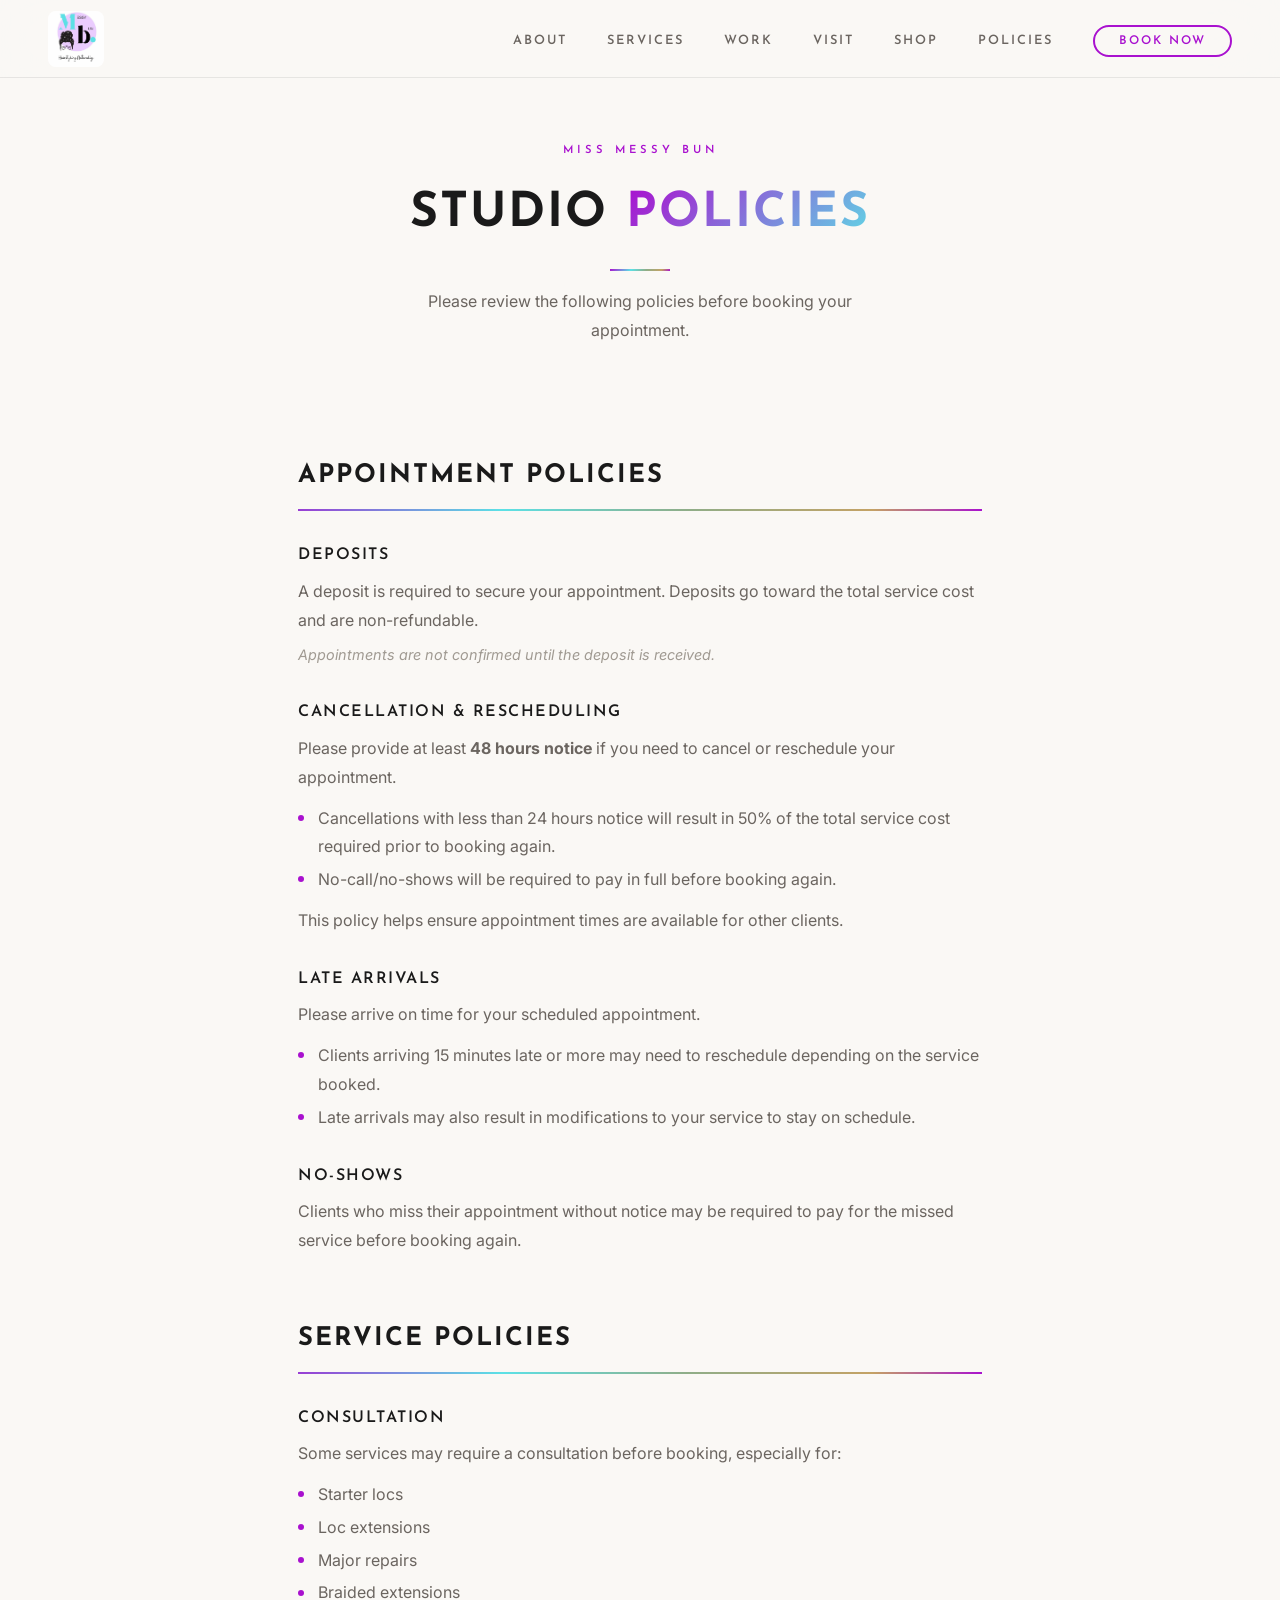
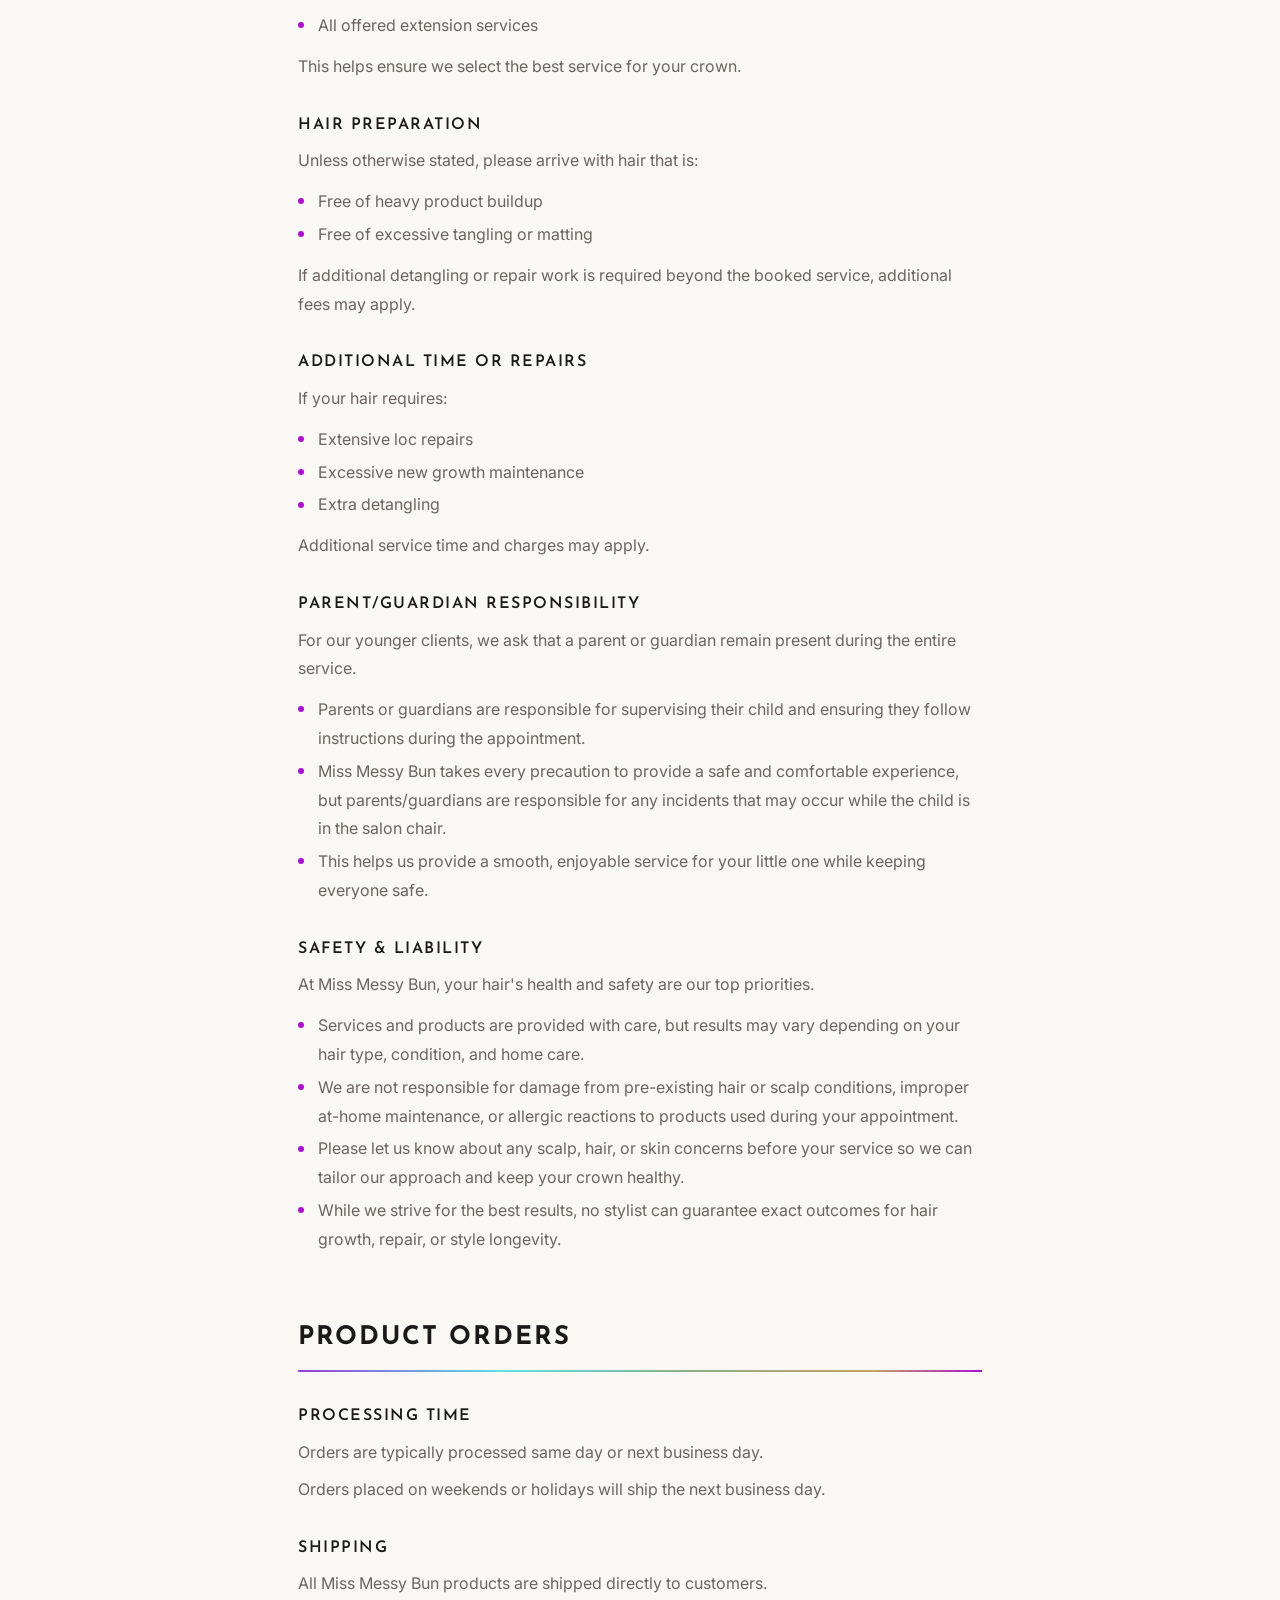
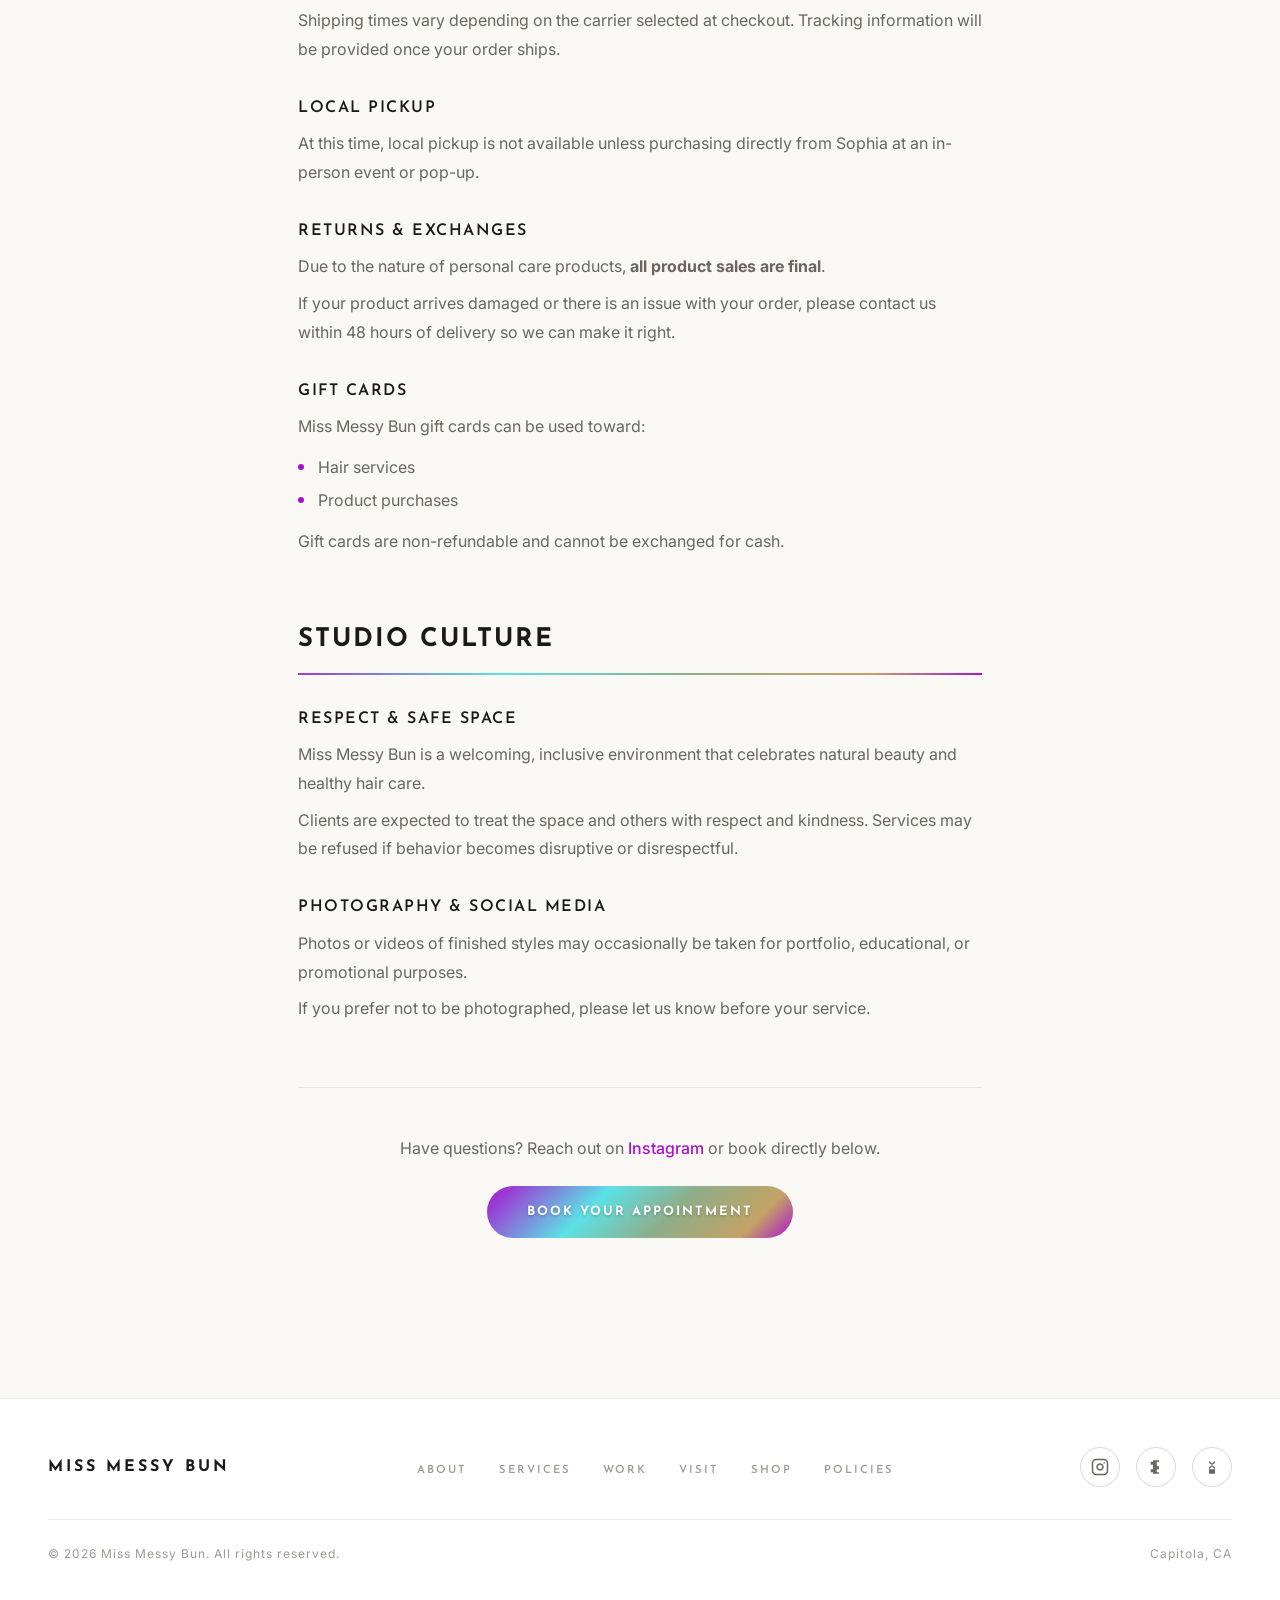
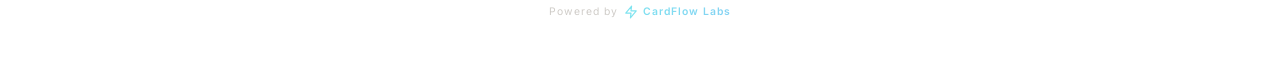
<file: policies.html>
<!DOCTYPE html>
<html lang="en">
<head>
  <meta charset="UTF-8">
  <meta name="viewport" content="width=device-width, initial-scale=1.0">
  <title>Policies | Miss Messy Bun — Holistic Loctician & Natural Stylist</title>
  <meta name="description" content="Booking policies, cancellation info, service guidelines, and product order details for Miss Messy Bun — holistic loctician and natural hair stylist in Capitola, CA.">

  <!-- Canonical -->
  <link rel="canonical" href="https://missmessybun.com/policies">

  <!-- Favicon -->
  <link rel="icon" type="image/png" sizes="32x32" href="images/favicon-32.png">
  <link rel="apple-touch-icon" sizes="180x180" href="images/apple-touch-icon.png">

  <!-- Fonts -->
  <link rel="preconnect" href="https://fonts.googleapis.com">
  <link rel="preconnect" href="https://fonts.gstatic.com" crossorigin>
  <link href="https://fonts.googleapis.com/css2?family=Inter:wght@400;500;600&family=Josefin+Sans:wght@300;400;600;700&display=swap" rel="stylesheet">

  <!-- Styles -->
  <link rel="stylesheet" href="css/style.css">
</head>
<body>

  <!-- Scroll Progress Bar -->
  <div class="scroll-progress" aria-hidden="true"></div>

  <!-- Navigation -->
  <nav class="nav">
    <a href="index.html" class="nav-logo"><img src="images/mmb-logo-hairstyling.png" alt="Miss Messy Bun — Hairstyling Naturally" class="nav-logo-img"></a>
    <ul class="nav-links">
      <li><a href="index.html#about">About</a></li>
      <li><a href="index.html#services">Services</a></li>
      <li><a href="index.html#portfolio">Work</a></li>
      <li><a href="index.html#location">Visit</a></li>
      <li><a href="index.html#shop">Shop</a></li>
      <li><a href="policies.html">Policies</a></li>
      <li><a href="https://www.vagaro.com/cl/1~Oso7hX1XQhJz2YSgPVjMVStUo4T9shFWa7RSwMXC4=" target="_blank" rel="noopener" class="nav-cta">Book Now</a></li>
    </ul>
    <button class="mobile-toggle" aria-label="Toggle menu" aria-expanded="false">
      <span></span>
      <span></span>
      <span></span>
    </button>
  </nav>

  <!-- Page Header -->
  <section class="policy-hero">
    <div class="section-header" style="text-align:center;">
      <span class="eyebrow">Miss Messy Bun</span>
      <h1 style="font-family:var(--font-display); font-size:clamp(2rem,4vw,3rem); font-weight:700; text-transform:uppercase; letter-spacing:2px;">
        Studio <span class="holo-text">Policies</span>
      </h1>
      <hr class="section-divider" style="margin:1rem auto;">
      <p style="margin-left:auto; margin-right:auto;">Please review the following policies before booking your appointment.</p>
    </div>
  </section>

  <!-- Policies Content -->
  <div class="policy-content">

    <!-- Appointment Policies -->
    <section class="policy-section reveal">
      <h2 class="policy-heading">Appointment Policies</h2>

      <div class="policy-block">
        <h3>Deposits</h3>
        <p>A deposit is required to secure your appointment. Deposits go toward the total service cost and are non-refundable.</p>
        <p class="policy-note">Appointments are not confirmed until the deposit is received.</p>
      </div>

      <div class="policy-block">
        <h3>Cancellation & Rescheduling</h3>
        <p>Please provide at least <strong>48 hours notice</strong> if you need to cancel or reschedule your appointment.</p>
        <ul>
          <li>Cancellations with less than 24 hours notice will result in 50% of the total service cost required prior to booking again.</li>
          <li>No-call/no-shows will be required to pay in full before booking again.</li>
        </ul>
        <p>This policy helps ensure appointment times are available for other clients.</p>
      </div>

      <div class="policy-block">
        <h3>Late Arrivals</h3>
        <p>Please arrive on time for your scheduled appointment.</p>
        <ul>
          <li>Clients arriving 15 minutes late or more may need to reschedule depending on the service booked.</li>
          <li>Late arrivals may also result in modifications to your service to stay on schedule.</li>
        </ul>
      </div>

      <div class="policy-block">
        <h3>No-Shows</h3>
        <p>Clients who miss their appointment without notice may be required to pay for the missed service before booking again.</p>
      </div>
    </section>

    <!-- Service Policies -->
    <section class="policy-section reveal">
      <h2 class="policy-heading">Service Policies</h2>

      <div class="policy-block">
        <h3>Consultation</h3>
        <p>Some services may require a consultation before booking, especially for:</p>
        <ul>
          <li>Starter locs</li>
          <li>Loc extensions</li>
          <li>Major repairs</li>
          <li>Braided extensions</li>
          <li>All offered extension services</li>
        </ul>
        <p>This helps ensure we select the best service for your crown.</p>
      </div>

      <div class="policy-block">
        <h3>Hair Preparation</h3>
        <p>Unless otherwise stated, please arrive with hair that is:</p>
        <ul>
          <li>Free of heavy product buildup</li>
          <li>Free of excessive tangling or matting</li>
        </ul>
        <p>If additional detangling or repair work is required beyond the booked service, additional fees may apply.</p>
      </div>

      <div class="policy-block">
        <h3>Additional Time or Repairs</h3>
        <p>If your hair requires:</p>
        <ul>
          <li>Extensive loc repairs</li>
          <li>Excessive new growth maintenance</li>
          <li>Extra detangling</li>
        </ul>
        <p>Additional service time and charges may apply.</p>
      </div>

      <div class="policy-block">
        <h3>Parent/Guardian Responsibility</h3>
        <p>For our younger clients, we ask that a parent or guardian remain present during the entire service.</p>
        <ul>
          <li>Parents or guardians are responsible for supervising their child and ensuring they follow instructions during the appointment.</li>
          <li>Miss Messy Bun takes every precaution to provide a safe and comfortable experience, but parents/guardians are responsible for any incidents that may occur while the child is in the salon chair.</li>
          <li>This helps us provide a smooth, enjoyable service for your little one while keeping everyone safe.</li>
        </ul>
      </div>

      <div class="policy-block">
        <h3>Safety & Liability</h3>
        <p>At Miss Messy Bun, your hair's health and safety are our top priorities.</p>
        <ul>
          <li>Services and products are provided with care, but results may vary depending on your hair type, condition, and home care.</li>
          <li>We are not responsible for damage from pre-existing hair or scalp conditions, improper at-home maintenance, or allergic reactions to products used during your appointment.</li>
          <li>Please let us know about any scalp, hair, or skin concerns before your service so we can tailor our approach and keep your crown healthy.</li>
          <li>While we strive for the best results, no stylist can guarantee exact outcomes for hair growth, repair, or style longevity.</li>
        </ul>
      </div>
    </section>

    <!-- Product Orders -->
    <section class="policy-section reveal">
      <h2 class="policy-heading">Product Orders</h2>

      <div class="policy-block">
        <h3>Processing Time</h3>
        <p>Orders are typically processed same day or next business day.</p>
        <p>Orders placed on weekends or holidays will ship the next business day.</p>
      </div>

      <div class="policy-block">
        <h3>Shipping</h3>
        <p>All Miss Messy Bun products are shipped directly to customers.</p>
        <p>Shipping times vary depending on the carrier selected at checkout. Tracking information will be provided once your order ships.</p>
      </div>

      <div class="policy-block">
        <h3>Local Pickup</h3>
        <p>At this time, local pickup is not available unless purchasing directly from Sophia at an in-person event or pop-up.</p>
      </div>

      <div class="policy-block">
        <h3>Returns & Exchanges</h3>
        <p>Due to the nature of personal care products, <strong>all product sales are final</strong>.</p>
        <p>If your product arrives damaged or there is an issue with your order, please contact us within 48 hours of delivery so we can make it right.</p>
      </div>

      <div class="policy-block">
        <h3>Gift Cards</h3>
        <p>Miss Messy Bun gift cards can be used toward:</p>
        <ul>
          <li>Hair services</li>
          <li>Product purchases</li>
        </ul>
        <p>Gift cards are non-refundable and cannot be exchanged for cash.</p>
      </div>
    </section>

    <!-- Studio Culture -->
    <section class="policy-section reveal">
      <h2 class="policy-heading">Studio Culture</h2>

      <div class="policy-block">
        <h3>Respect & Safe Space</h3>
        <p>Miss Messy Bun is a welcoming, inclusive environment that celebrates natural beauty and healthy hair care.</p>
        <p>Clients are expected to treat the space and others with respect and kindness. Services may be refused if behavior becomes disruptive or disrespectful.</p>
      </div>

      <div class="policy-block">
        <h3>Photography & Social Media</h3>
        <p>Photos or videos of finished styles may occasionally be taken for portfolio, educational, or promotional purposes.</p>
        <p>If you prefer not to be photographed, please let us know before your service.</p>
      </div>
    </section>

    <!-- CTA -->
    <div class="policy-cta reveal">
      <p>Have questions? Reach out on <a href="https://instagram.com/officialmissmessybun" target="_blank" rel="noopener">Instagram</a> or book directly below.</p>
      <a href="https://www.vagaro.com/cl/1~Oso7hX1XQhJz2YSgPVjMVStUo4T9shFWa7RSwMXC4=" target="_blank" rel="noopener" class="btn btn-holo">
        Book Your Appointment
      </a>
    </div>

  </div>

  <!-- Footer -->
  <footer class="footer">
    <div class="footer-inner">
      <div class="footer-brand">Miss Messy Bun</div>
      <ul class="footer-links">
        <li><a href="index.html#about">About</a></li>
        <li><a href="index.html#services">Services</a></li>
        <li><a href="index.html#portfolio">Work</a></li>
        <li><a href="index.html#location">Visit</a></li>
        <li><a href="index.html#shop">Shop</a></li>
        <li><a href="policies.html">Policies</a></li>
      </ul>
      <div class="footer-social">
        <a href="https://instagram.com/officialmissmessybun" target="_blank" rel="noopener" aria-label="Instagram">
          <svg width="18" height="18" viewBox="0 0 24 24" fill="none" stroke="currentColor" stroke-width="2" stroke-linecap="round" stroke-linejoin="round">
            <rect x="2" y="2" width="20" height="20" rx="5" ry="5"/>
            <path d="M16 11.37A4 4 0 1 1 12.63 8 4 4 0 0 1 16 11.37z"/>
            <line x1="17.5" y1="6.5" x2="17.51" y2="6.5"/>
          </svg>
        </a>
        <a href="https://missmessybun.etsy.com" target="_blank" rel="noopener" aria-label="Etsy Shop">
          <svg width="18" height="18" viewBox="0 0 24 24" fill="currentColor"><path d="M8 3v2H5v4h3v6H5v4h3v2h8v-2h-3v-4h3v-4h-3V5h3V3z"/></svg>
        </a>
        <a href="https://linktr.ee/MissMessyBun" target="_blank" rel="noopener" aria-label="Linktree">
          <svg width="18" height="18" viewBox="0 0 24 24" fill="currentColor"><path d="M7.953 15.066l-.038-2.513 4.088-3.18-4.088-3.178.038-2.51L12 7.308l4.047-3.623.038 2.51-4.088 3.178 4.088 3.18-.038 2.513L12 11.445l-4.047 3.621zM12 15.066v5.934h-4.047v-5.934H12zm0 0v5.934h4.047v-5.934H12z"/></svg>
        </a>
      </div>
    </div>
    <div class="footer-bottom">
      <span>&copy; 2026 Miss Messy Bun. All rights reserved.</span>
      <span>Capitola, CA</span>
    </div>
    <div class="powered-by">
      <span>Powered by</span>
      <a href="https://cardflowlabs.com" target="_blank" rel="noopener" class="cardflow-logo">
        <svg width="14" height="14" viewBox="0 0 24 24" fill="none" xmlns="http://www.w3.org/2000/svg">
          <path d="M13 2L3 14h9l-1 8 10-12h-9l1-8z" stroke="url(#cf-grad)" stroke-width="2" stroke-linecap="round" stroke-linejoin="round"/>
          <defs><linearGradient id="cf-grad" x1="3" y1="2" x2="21" y2="22"><stop stop-color="#00C8E0"/><stop offset="1" stop-color="#0ea5e9"/></linearGradient></defs>
        </svg>
        CardFlow Labs
      </a>
    </div>
  </footer>

  <!-- Back to Top -->
  <button class="back-to-top" aria-label="Back to top">
    <svg viewBox="0 0 24 24" fill="none" stroke="currentColor" stroke-width="2" stroke-linecap="round"><polyline points="18 15 12 9 6 15"/></svg>
  </button>

  <!-- Grain Texture Overlay -->
  <div class="grain-overlay" aria-hidden="true"></div>

  <script src="js/main.js"></script>
</body>
</html>
</file>
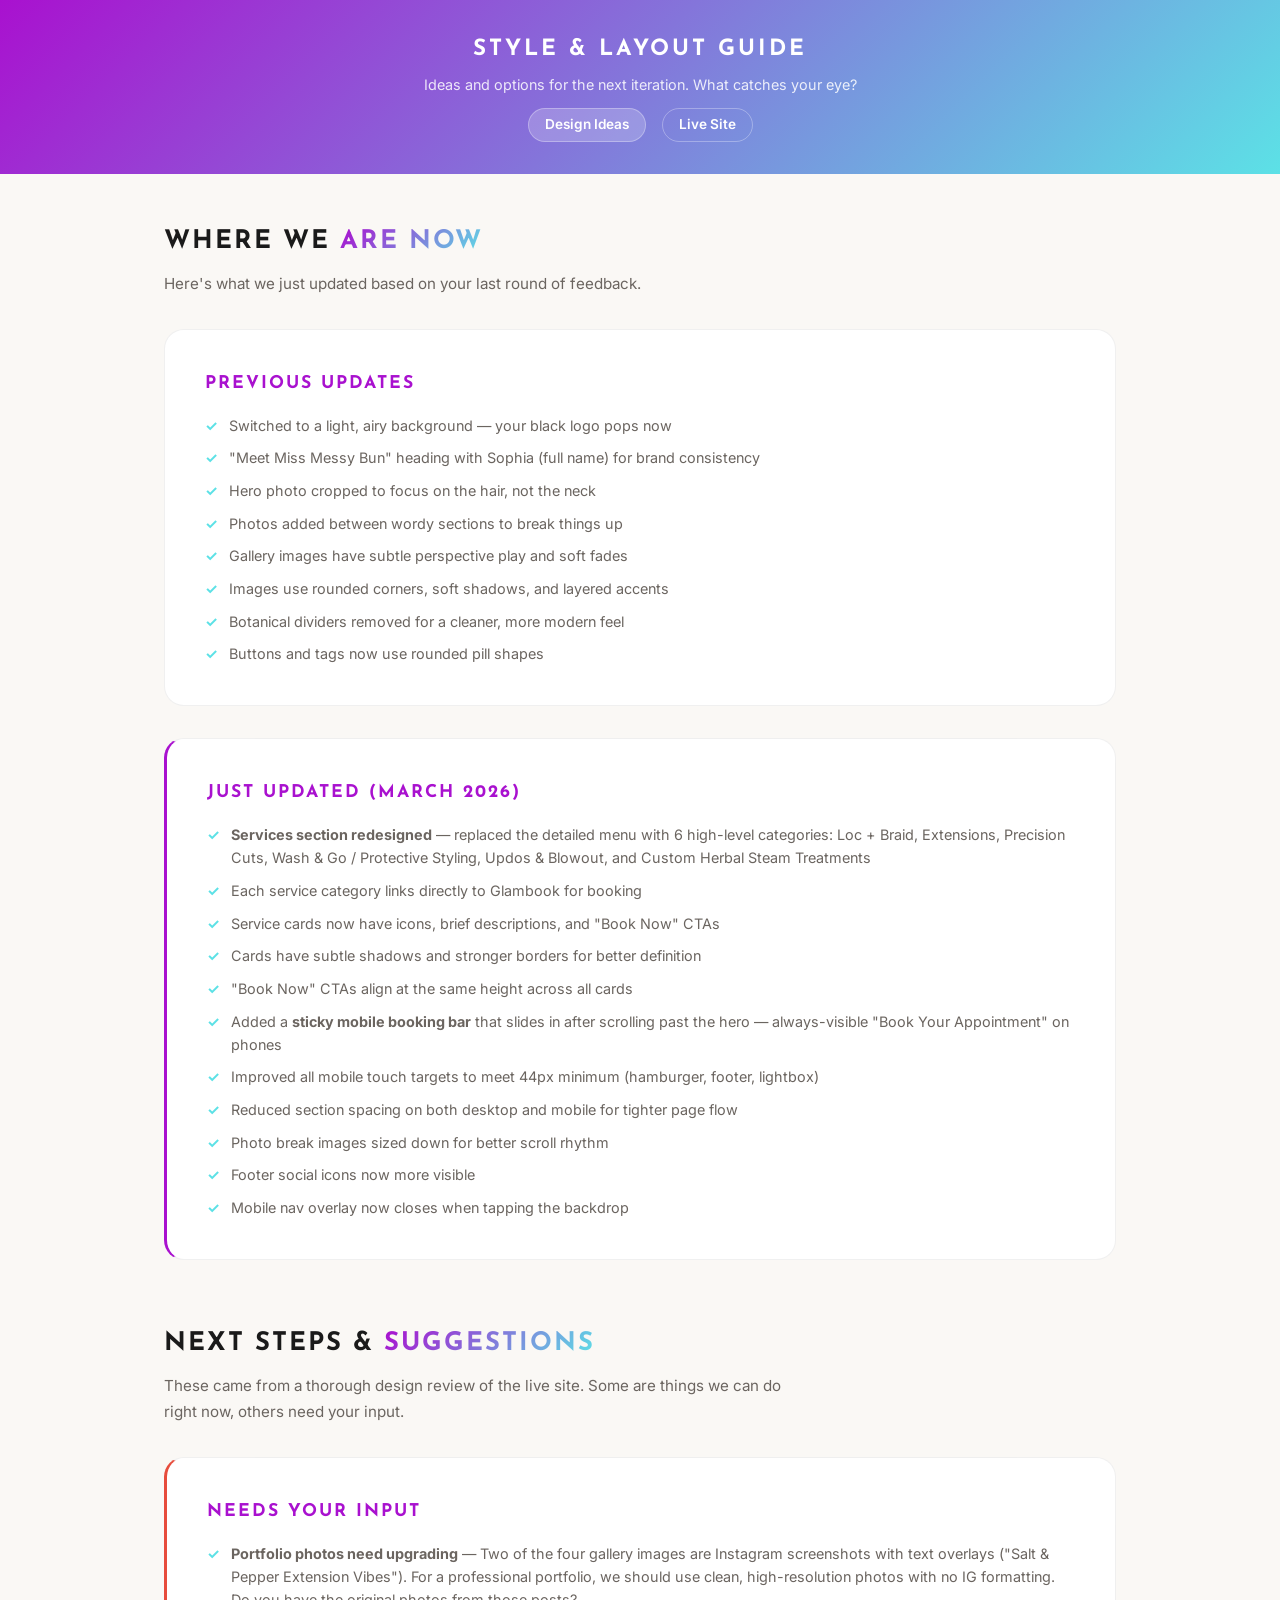
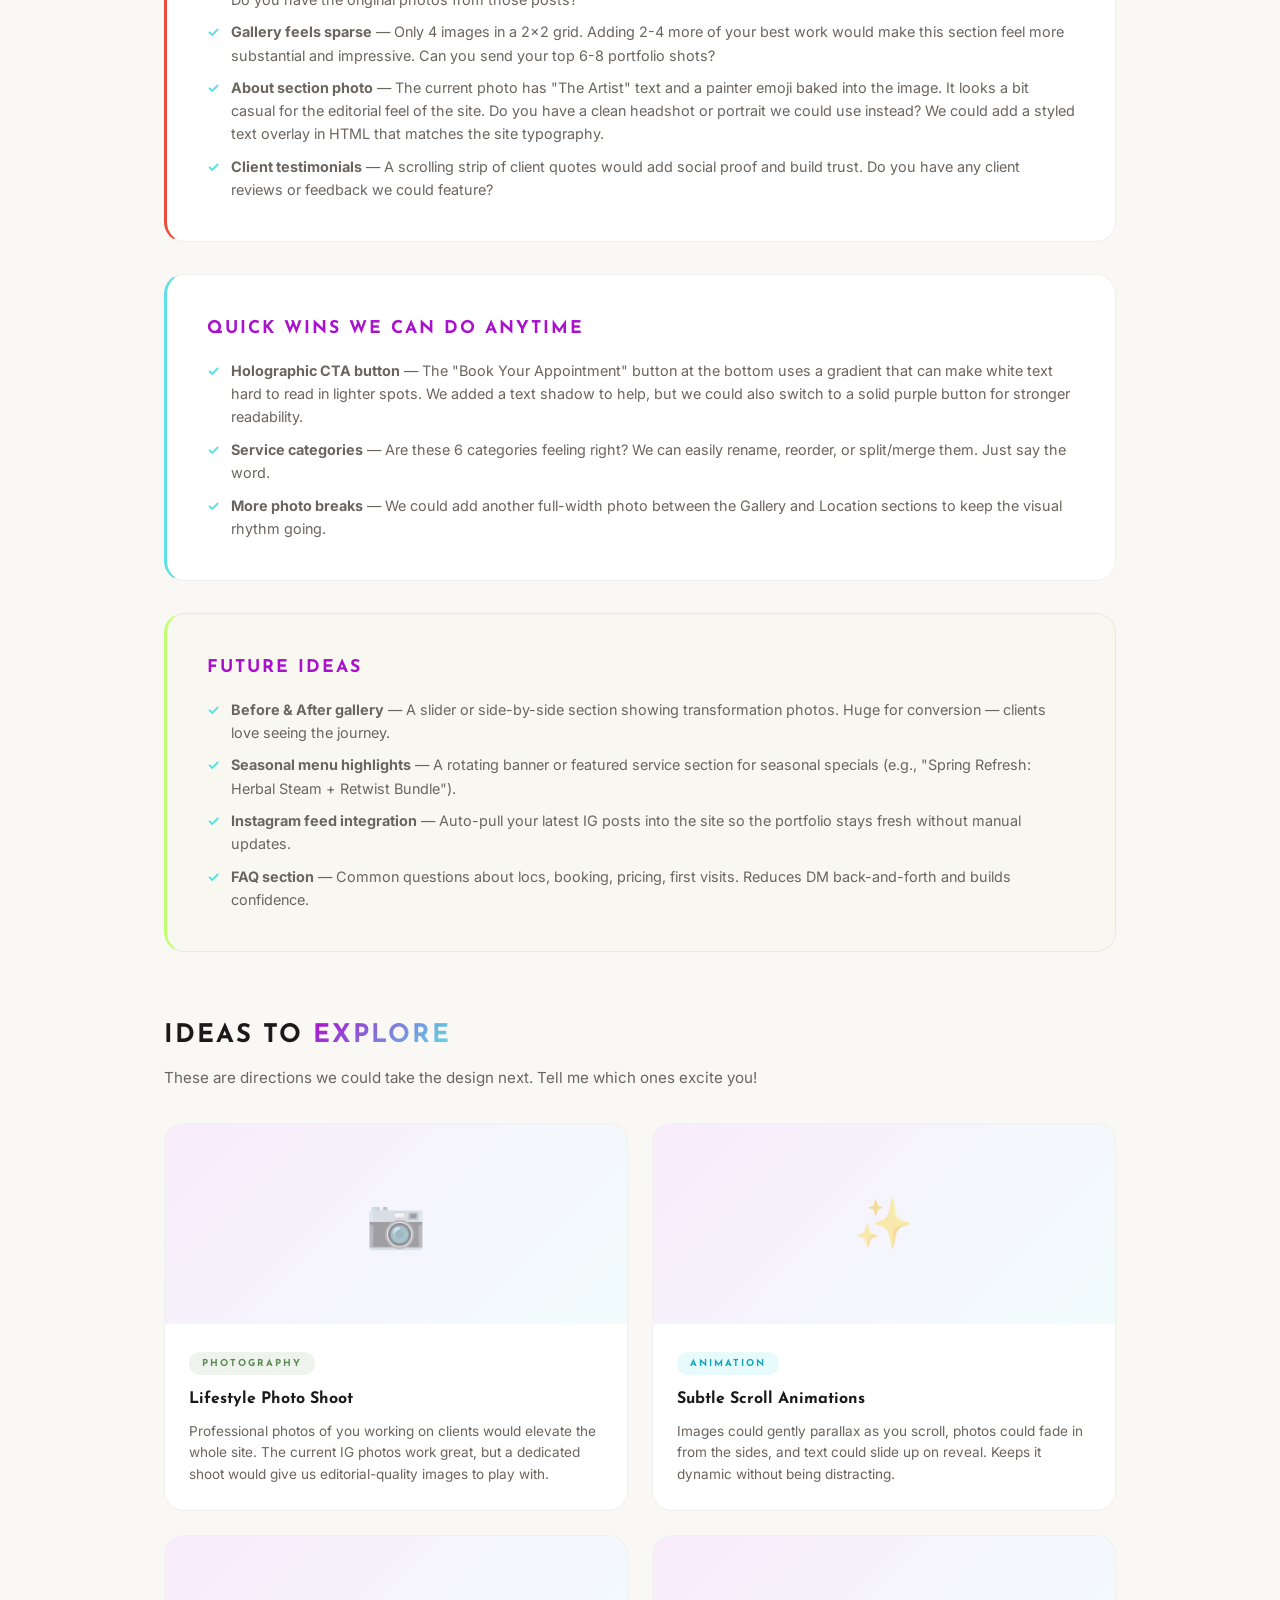
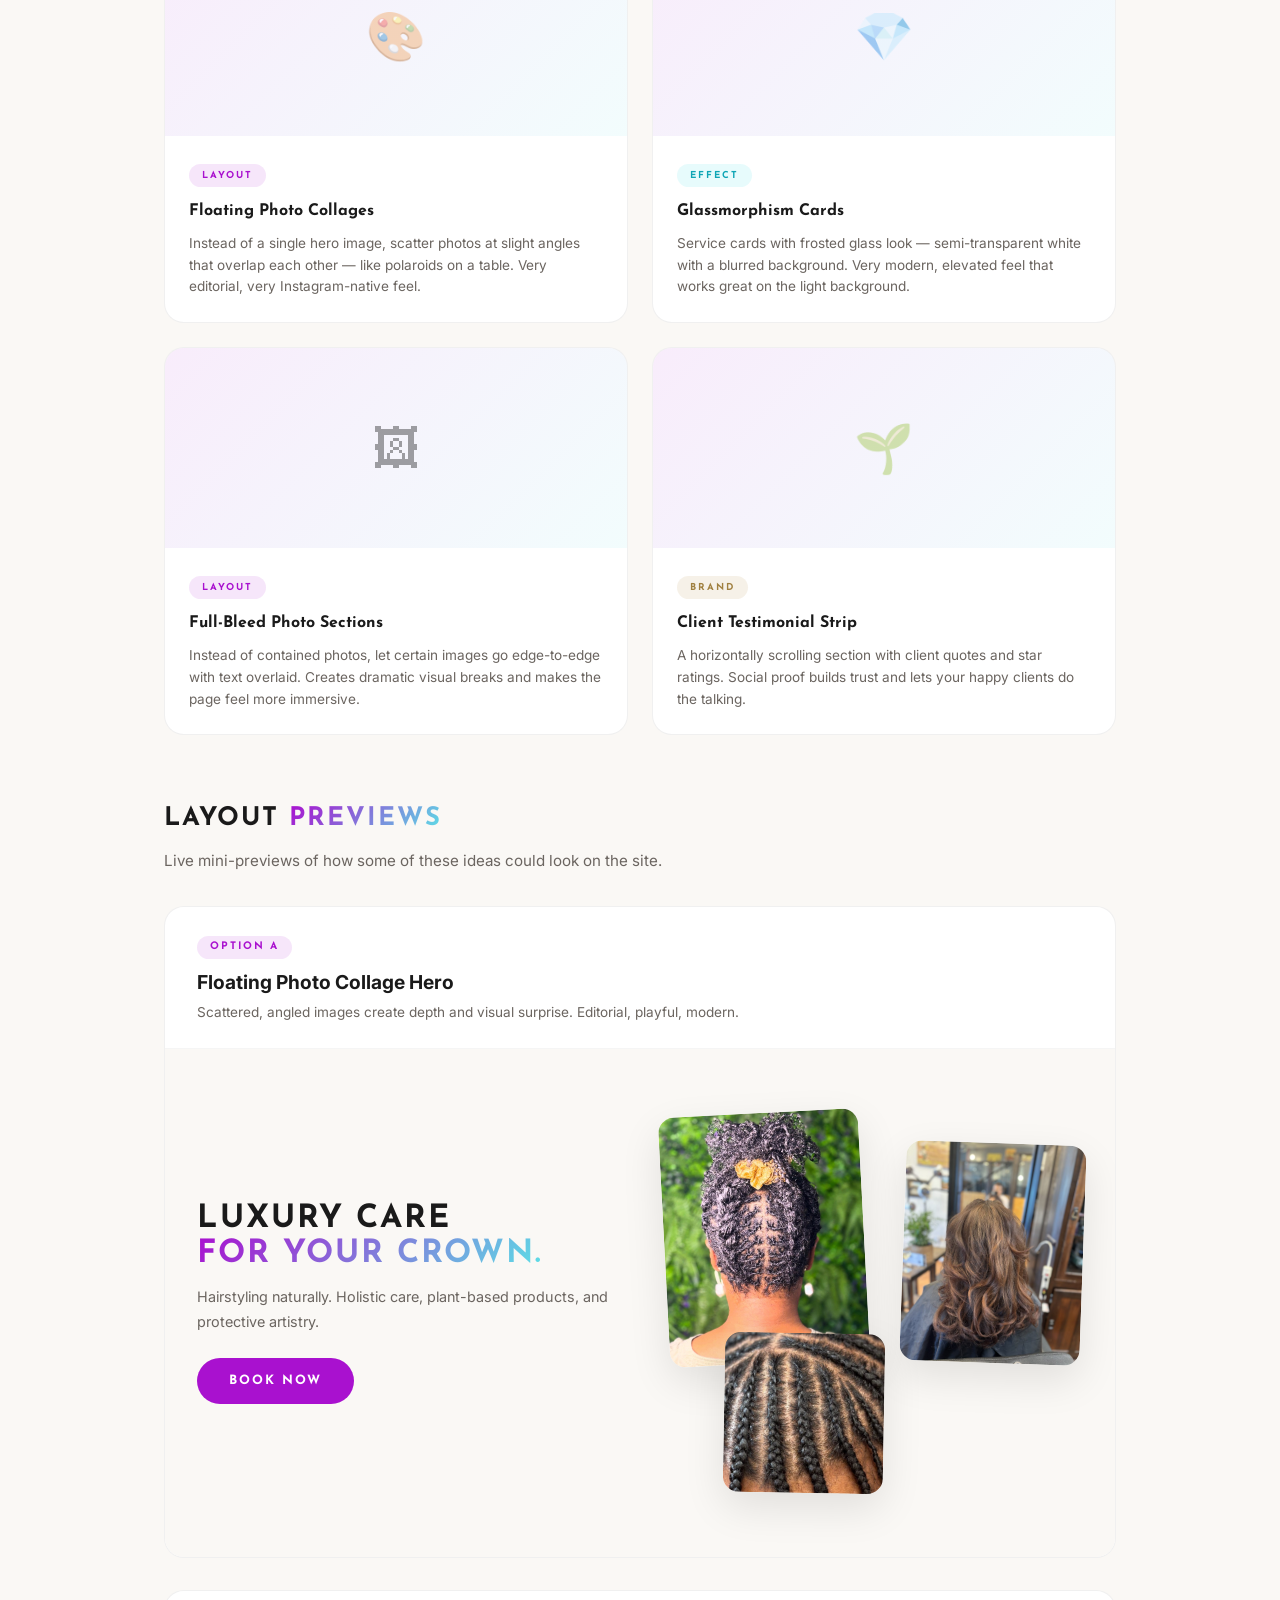
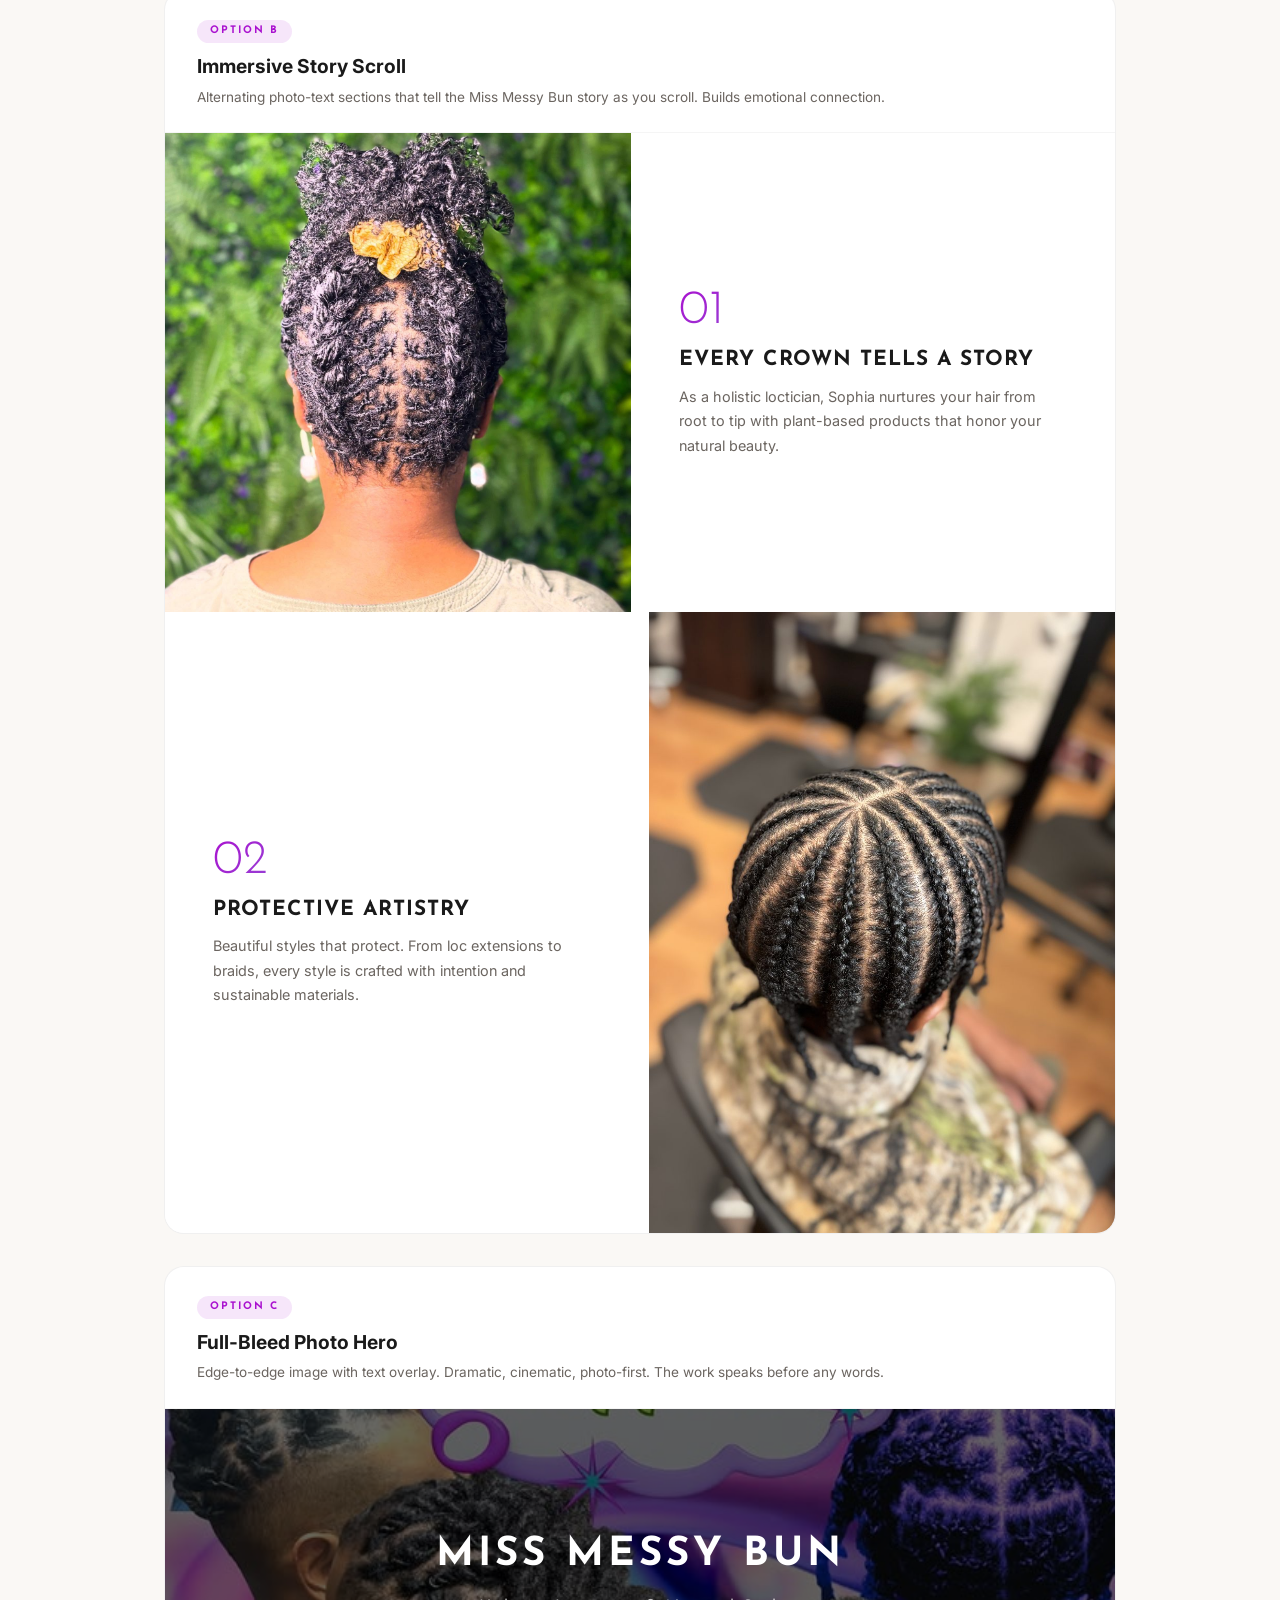
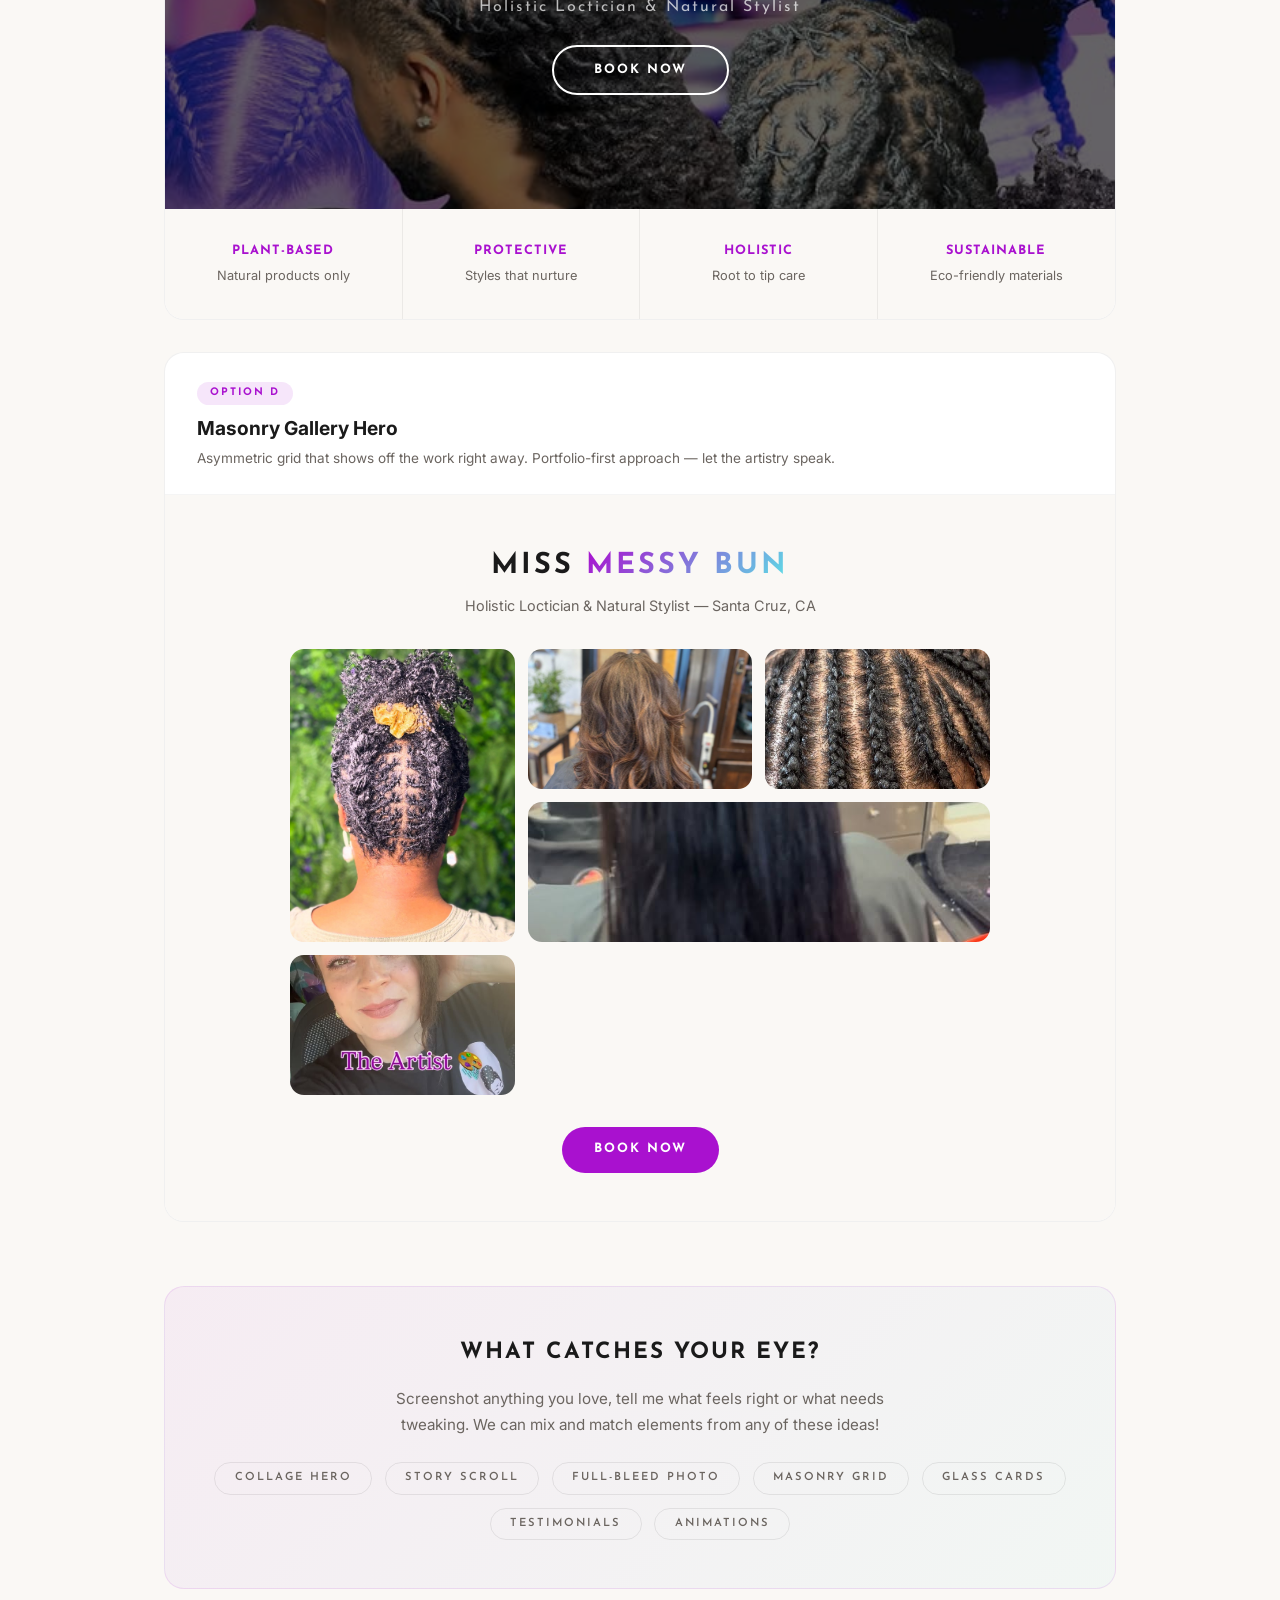
<file: styles.html>
<!DOCTYPE html>
<html lang="en">
<head>
  <meta charset="UTF-8">
  <meta name="viewport" content="width=device-width, initial-scale=1.0">
  <title>Style & Layout Guide — Miss Messy Bun</title>
  <link rel="preconnect" href="https://fonts.googleapis.com">
  <link rel="preconnect" href="https://fonts.gstatic.com" crossorigin>
  <link href="https://fonts.googleapis.com/css2?family=Inter:wght@400;500;600;700&family=Josefin+Sans:wght@300;400;600;700&family=Cormorant+Garamond:ital,wght@0,400;0,600;0,700;1,400&family=Poppins:wght@300;400;500;600;700&display=swap" rel="stylesheet">
  <style>
    *, *::before, *::after { margin: 0; padding: 0; box-sizing: border-box; }

    :root {
      --purple: #A911CF;
      --teal: #5CE1E6;
      --lime: #C1FF72;
      --cream: #faf8f5;
      --text: #1a1a1a;
      --text-muted: #6b6560;
    }

    body {
      font-family: 'Inter', sans-serif;
      background: var(--cream);
      color: var(--text);
      line-height: 1.6;
    }

    /* --- Top banner --- */
    .picker-banner {
      background: linear-gradient(135deg, var(--purple), var(--teal));
      padding: 2rem;
      text-align: center;
      position: sticky;
      top: 0;
      z-index: 100;
    }
    .picker-banner h1 {
      font-family: 'Josefin Sans', sans-serif;
      font-size: 1.4rem;
      color: white;
      margin-bottom: 0.3rem;
      text-transform: uppercase;
      letter-spacing: 3px;
      font-weight: 700;
    }
    .picker-banner p {
      color: rgba(255,255,255,0.85);
      font-size: 0.9rem;
    }
    .picker-nav { display: flex; justify-content: center; gap: 1rem; margin-top: 0.8rem; }
    .picker-nav a { color: white; text-decoration: none; font-size: 0.85rem; font-weight: 600; padding: 0.3rem 1rem; border-radius: 50px; border: 1px solid rgba(255,255,255,0.3); }
    .picker-nav a.active { background: rgba(255,255,255,0.2); }
    .picker-nav a:hover { background: rgba(255,255,255,0.15); }

    /* --- Container --- */
    .container {
      max-width: 1000px;
      margin: 0 auto;
      padding: 3rem 1.5rem 5rem;
    }

    /* --- Section headers --- */
    .guide-section {
      margin-bottom: 4rem;
    }

    .guide-section h2 {
      font-family: 'Josefin Sans', sans-serif;
      font-size: 1.6rem;
      font-weight: 700;
      text-transform: uppercase;
      letter-spacing: 2px;
      margin-bottom: 0.5rem;
      color: var(--text);
    }

    .guide-section h2 span {
      background: linear-gradient(135deg, var(--purple), var(--teal));
      -webkit-background-clip: text;
      -webkit-text-fill-color: transparent;
      background-clip: text;
    }

    .guide-section .desc {
      color: var(--text-muted);
      font-size: 0.95rem;
      margin-bottom: 2rem;
      max-width: 650px;
      line-height: 1.7;
    }

    /* --- Current design summary --- */
    .current-summary {
      background: white;
      border-radius: 20px;
      padding: 2.5rem;
      border: 1px solid rgba(0,0,0,0.06);
      margin-bottom: 2rem;
    }

    .current-summary h3 {
      font-family: 'Josefin Sans', sans-serif;
      font-size: 1.1rem;
      font-weight: 700;
      text-transform: uppercase;
      letter-spacing: 2px;
      margin-bottom: 1rem;
      color: var(--purple);
    }

    .current-summary ul {
      list-style: none;
      display: flex;
      flex-direction: column;
      gap: 0.6rem;
    }

    .current-summary li {
      font-size: 0.9rem;
      color: var(--text-muted);
      padding-left: 1.5rem;
      position: relative;
    }

    .current-summary li::before {
      content: '✓';
      position: absolute;
      left: 0;
      color: var(--teal);
      font-weight: 700;
    }

    /* --- Idea cards --- */
    .idea-grid {
      display: grid;
      grid-template-columns: 1fr 1fr;
      gap: 1.5rem;
    }

    .idea-card {
      background: white;
      border-radius: 20px;
      overflow: hidden;
      border: 1px solid rgba(0,0,0,0.06);
      transition: transform 0.3s ease, box-shadow 0.3s ease;
    }

    .idea-card:hover {
      transform: translateY(-4px);
      box-shadow: 0 15px 40px rgba(0,0,0,0.06);
    }

    .idea-card-visual {
      height: 200px;
      position: relative;
      overflow: hidden;
    }

    .idea-card-visual img {
      width: 100%;
      height: 100%;
      object-fit: cover;
    }

    .idea-card-body {
      padding: 1.5rem;
    }

    .idea-tag {
      display: inline-block;
      font-family: 'Josefin Sans', sans-serif;
      font-size: 0.6rem;
      font-weight: 700;
      text-transform: uppercase;
      letter-spacing: 2px;
      padding: 0.25rem 0.8rem;
      border-radius: 50px;
      margin-bottom: 0.75rem;
    }

    .idea-tag--layout { background: rgba(169,17,207,0.1); color: var(--purple); }
    .idea-tag--effect { background: rgba(92,225,230,0.15); color: #0ea5b5; }
    .idea-tag--photo { background: rgba(143,173,136,0.15); color: #5a8a50; }
    .idea-tag--type { background: rgba(196,162,101,0.15); color: #a08040; }

    .idea-card h3 {
      font-family: 'Josefin Sans', sans-serif;
      font-size: 1rem;
      font-weight: 700;
      margin-bottom: 0.5rem;
      color: var(--text);
    }

    .idea-card p {
      font-size: 0.85rem;
      color: var(--text-muted);
      line-height: 1.6;
    }

    /* --- Visual previews --- */
    .preview-section {
      margin-bottom: 4rem;
    }

    .preview-card {
      background: white;
      border-radius: 20px;
      overflow: hidden;
      border: 1px solid rgba(0,0,0,0.06);
      margin-bottom: 2rem;
    }

    .preview-header {
      padding: 1.5rem 2rem;
      border-bottom: 1px solid rgba(0,0,0,0.04);
    }

    .preview-label {
      display: inline-block;
      font-family: 'Josefin Sans', sans-serif;
      font-size: 0.65rem;
      font-weight: 700;
      text-transform: uppercase;
      letter-spacing: 2px;
      padding: 0.2rem 0.8rem;
      border-radius: 50px;
      background: rgba(169,17,207,0.1);
      color: var(--purple);
      margin-bottom: 0.5rem;
    }

    .preview-header h3 {
      font-size: 1.2rem;
      font-weight: 700;
    }

    .preview-header .pdesc {
      font-size: 0.85rem;
      color: var(--text-muted);
      margin-top: 0.3rem;
    }

    .preview-body {
      overflow: hidden;
    }

    /* --- Preview A: Floating Image Collage --- */
    .pa-hero {
      background: var(--cream);
      padding: 4rem 2rem;
      position: relative;
      overflow: hidden;
    }

    .pa-hero-inner {
      display: flex;
      align-items: center;
      gap: 3rem;
      max-width: 900px;
      margin: 0 auto;
    }

    .pa-text { flex: 1; }

    .pa-text h2 {
      font-family: 'Josefin Sans', sans-serif;
      font-size: 2rem;
      font-weight: 700;
      text-transform: uppercase;
      letter-spacing: 2px;
      line-height: 1.1;
      margin-bottom: 0.8rem;
      color: var(--text);
    }

    .pa-text h2 span {
      background: linear-gradient(135deg, var(--purple), var(--teal));
      -webkit-background-clip: text;
      -webkit-text-fill-color: transparent;
      background-clip: text;
    }

    .pa-text p {
      color: var(--text-muted);
      font-size: 0.9rem;
      margin-bottom: 1.5rem;
      line-height: 1.7;
    }

    .pa-btn {
      display: inline-block;
      padding: 0.8rem 2rem;
      border-radius: 50px;
      background: var(--purple);
      color: white;
      text-decoration: none;
      font-family: 'Josefin Sans', sans-serif;
      font-weight: 700;
      font-size: 0.8rem;
      text-transform: uppercase;
      letter-spacing: 2px;
    }

    .pa-collage {
      flex: 1;
      position: relative;
      height: 380px;
    }

    .pa-collage img {
      position: absolute;
      border-radius: 16px;
      box-shadow: 0 15px 40px rgba(0,0,0,0.1);
      object-fit: cover;
    }

    .pa-collage img:nth-child(1) {
      width: 200px;
      height: 250px;
      top: 0;
      left: 0;
      transform: rotate(-3deg);
      z-index: 2;
    }

    .pa-collage img:nth-child(2) {
      width: 180px;
      height: 220px;
      top: 30px;
      right: 0;
      transform: rotate(2deg);
      z-index: 1;
    }

    .pa-collage img:nth-child(3) {
      width: 160px;
      height: 160px;
      bottom: 0;
      left: 60px;
      transform: rotate(1deg);
      z-index: 3;
    }

    /* --- Preview B: Immersive Scroll --- */
    .pb-section {
      background: white;
    }

    .pb-row {
      display: flex;
      align-items: stretch;
    }

    .pb-row:nth-child(even) { flex-direction: row-reverse; }

    .pb-img {
      flex: 1.2;
      overflow: hidden;
    }

    .pb-img img {
      width: 100%;
      height: 100%;
      min-height: 280px;
      object-fit: cover;
      display: block;
    }

    .pb-content {
      flex: 1;
      padding: 3rem;
      display: flex;
      flex-direction: column;
      justify-content: center;
    }

    .pb-num {
      font-family: 'Josefin Sans', sans-serif;
      font-size: 3rem;
      font-weight: 300;
      background: linear-gradient(135deg, var(--purple), var(--teal));
      -webkit-background-clip: text;
      -webkit-text-fill-color: transparent;
      background-clip: text;
      line-height: 1;
      margin-bottom: 0.5rem;
    }

    .pb-content h3 {
      font-family: 'Josefin Sans', sans-serif;
      font-size: 1.3rem;
      font-weight: 700;
      text-transform: uppercase;
      letter-spacing: 1px;
      margin-bottom: 0.5rem;
    }

    .pb-content p {
      color: var(--text-muted);
      font-size: 0.9rem;
      line-height: 1.7;
    }

    /* --- Preview C: Full-Width with Parallax Effect --- */
    .pc-hero {
      position: relative;
      height: 400px;
      overflow: hidden;
    }

    .pc-hero img {
      width: 100%;
      height: 100%;
      object-fit: cover;
      filter: brightness(0.4);
    }

    .pc-overlay {
      position: absolute;
      inset: 0;
      display: flex;
      flex-direction: column;
      align-items: center;
      justify-content: center;
      text-align: center;
      padding: 2rem;
    }

    .pc-overlay h2 {
      font-family: 'Josefin Sans', sans-serif;
      font-size: 2.5rem;
      font-weight: 700;
      color: white;
      text-transform: uppercase;
      letter-spacing: 4px;
      margin-bottom: 0.5rem;
    }

    .pc-overlay p {
      color: rgba(255,255,255,0.7);
      font-size: 1rem;
      margin-bottom: 1.5rem;
      font-family: 'Josefin Sans', sans-serif;
      letter-spacing: 2px;
    }

    .pc-btn {
      display: inline-block;
      padding: 0.8rem 2.5rem;
      border: 2px solid white;
      border-radius: 50px;
      color: white;
      text-decoration: none;
      font-family: 'Josefin Sans', sans-serif;
      font-weight: 700;
      font-size: 0.8rem;
      text-transform: uppercase;
      letter-spacing: 2px;
    }

    .pc-features {
      display: grid;
      grid-template-columns: repeat(4, 1fr);
      gap: 0;
    }

    .pc-feature {
      padding: 2rem 1.5rem;
      text-align: center;
      background: var(--cream);
      border-right: 1px solid rgba(0,0,0,0.06);
    }

    .pc-feature:last-child { border-right: none; }

    .pc-feature h4 {
      font-family: 'Josefin Sans', sans-serif;
      font-size: 0.8rem;
      font-weight: 700;
      text-transform: uppercase;
      letter-spacing: 1px;
      color: var(--purple);
      margin-bottom: 0.3rem;
    }

    .pc-feature p { color: var(--text-muted); font-size: 0.8rem; }

    /* --- Preview D: Masonry Gallery Hero --- */
    .pd-hero {
      background: var(--cream);
      padding: 3rem 2rem;
    }

    .pd-header {
      text-align: center;
      margin-bottom: 2rem;
    }

    .pd-header h2 {
      font-family: 'Josefin Sans', sans-serif;
      font-size: 1.8rem;
      font-weight: 700;
      text-transform: uppercase;
      letter-spacing: 3px;
      margin-bottom: 0.3rem;
    }

    .pd-header h2 span {
      background: linear-gradient(135deg, var(--purple), var(--teal));
      -webkit-background-clip: text;
      -webkit-text-fill-color: transparent;
      background-clip: text;
    }

    .pd-header p {
      color: var(--text-muted);
      font-size: 0.9rem;
    }

    .pd-grid {
      display: grid;
      grid-template-columns: repeat(3, 1fr);
      grid-auto-rows: 140px;
      gap: 0.8rem;
      max-width: 700px;
      margin: 0 auto;
    }

    .pd-grid img {
      width: 100%;
      height: 100%;
      object-fit: cover;
      border-radius: 14px;
      display: block;
    }

    .pd-grid img:nth-child(1) { grid-row: span 2; }
    .pd-grid img:nth-child(4) { grid-column: span 2; }

    .pd-cta {
      text-align: center;
      margin-top: 2rem;
    }

    .pd-btn {
      display: inline-block;
      padding: 0.8rem 2rem;
      border-radius: 50px;
      background: var(--purple);
      color: white;
      text-decoration: none;
      font-family: 'Josefin Sans', sans-serif;
      font-weight: 700;
      font-size: 0.8rem;
      text-transform: uppercase;
      letter-spacing: 2px;
    }

    /* --- Feedback section --- */
    .feedback-box {
      background: linear-gradient(135deg, rgba(169,17,207,0.05), rgba(92,225,230,0.05));
      border-radius: 20px;
      padding: 3rem;
      text-align: center;
      border: 1px solid rgba(169,17,207,0.1);
    }

    .feedback-box h2 {
      font-family: 'Josefin Sans', sans-serif;
      font-size: 1.4rem;
      font-weight: 700;
      text-transform: uppercase;
      letter-spacing: 2px;
      margin-bottom: 1rem;
    }

    .feedback-box p {
      color: var(--text-muted);
      font-size: 0.95rem;
      max-width: 500px;
      margin: 0 auto 1.5rem;
      line-height: 1.7;
    }

    .feedback-list {
      display: flex;
      flex-wrap: wrap;
      justify-content: center;
      gap: 0.8rem;
      list-style: none;
    }

    .feedback-list li {
      font-family: 'Josefin Sans', sans-serif;
      font-size: 0.7rem;
      font-weight: 600;
      text-transform: uppercase;
      letter-spacing: 2px;
      padding: 0.4rem 1.2rem;
      border-radius: 50px;
      border: 1px solid rgba(0,0,0,0.08);
      color: var(--text-muted);
    }

    /* === RESPONSIVE === */
    @media (max-width: 768px) {
      .picker-banner { padding: 1.2rem 1rem; }
      .picker-banner h1 { font-size: 1.1rem; }
      .picker-banner p { font-size: 0.8rem; }
      .picker-nav { gap: 0.5rem; flex-wrap: wrap; }
      .picker-nav a { font-size: 0.75rem; padding: 0.25rem 0.7rem; }
      .container { padding: 2rem 1rem 3rem; }
      .idea-grid { grid-template-columns: 1fr; }
      .pa-hero-inner { flex-direction: column; text-align: center; padding: 2.5rem 1.5rem; }
      .pa-collage { height: 280px; width: 100%; }
      .pa-collage img:nth-child(1) { width: 150px; height: 190px; }
      .pa-collage img:nth-child(2) { width: 140px; height: 170px; }
      .pa-collage img:nth-child(3) { width: 120px; height: 120px; }
      .pb-row, .pb-row:nth-child(even) { flex-direction: column; }
      .pb-img img { min-height: 220px; }
      .pb-content { padding: 2rem 1.5rem; }
      .pc-overlay h2 { font-size: 1.6rem; }
      .pc-features { grid-template-columns: 1fr 1fr; }
      .pc-feature { border-bottom: 1px solid rgba(0,0,0,0.06); }
      .pd-grid { grid-template-columns: 1fr 1fr; grid-auto-rows: 120px; }
      .pd-grid img:nth-child(1) { grid-row: span 2; }
      .pd-grid img:nth-child(4) { grid-column: span 1; }
      .feedback-box { padding: 2rem 1.5rem; }
    }
  </style>
</head>
<body>

  <div class="picker-banner">
    <h1>Style & Layout Guide</h1>
    <p>Ideas and options for the next iteration. What catches your eye?</p>
    <div class="picker-nav">
      <a href="styles.html" class="active">Design Ideas</a>
      <a href="index.html">Live Site</a>
    </div>
  </div>

  <div class="container">

    <!-- Current Design Summary -->
    <div class="guide-section">
      <h2>Where We <span>Are Now</span></h2>
      <p class="desc">Here's what we just updated based on your last round of feedback.</p>

      <div class="current-summary">
        <h3>Previous Updates</h3>
        <ul>
          <li>Switched to a light, airy background — your black logo pops now</li>
          <li>"Meet Miss Messy Bun" heading with Sophia (full name) for brand consistency</li>
          <li>Hero photo cropped to focus on the hair, not the neck</li>
          <li>Photos added between wordy sections to break things up</li>
          <li>Gallery images have subtle perspective play and soft fades</li>
          <li>Images use rounded corners, soft shadows, and layered accents</li>
          <li>Botanical dividers removed for a cleaner, more modern feel</li>
          <li>Buttons and tags now use rounded pill shapes</li>
        </ul>
      </div>

      <div class="current-summary" style="border-left: 3px solid var(--purple);">
        <h3>Just Updated (March 2026)</h3>
        <ul>
          <li><strong>Services section redesigned</strong> — replaced the detailed menu with 6 high-level categories: Loc + Braid, Extensions, Precision Cuts, Wash & Go / Protective Styling, Updos & Blowout, and Custom Herbal Steam Treatments</li>
          <li>Each service category links directly to Glambook for booking</li>
          <li>Service cards now have icons, brief descriptions, and "Book Now" CTAs</li>
          <li>Cards have subtle shadows and stronger borders for better definition</li>
          <li>"Book Now" CTAs align at the same height across all cards</li>
          <li>Added a <strong>sticky mobile booking bar</strong> that slides in after scrolling past the hero — always-visible "Book Your Appointment" on phones</li>
          <li>Improved all mobile touch targets to meet 44px minimum (hamburger, footer, lightbox)</li>
          <li>Reduced section spacing on both desktop and mobile for tighter page flow</li>
          <li>Photo break images sized down for better scroll rhythm</li>
          <li>Footer social icons now more visible</li>
          <li>Mobile nav overlay now closes when tapping the backdrop</li>
        </ul>
      </div>
    </div>

    <!-- Suggestions from Design Review -->
    <div class="guide-section">
      <h2>Next Steps & <span>Suggestions</span></h2>
      <p class="desc">These came from a thorough design review of the live site. Some are things we can do right now, others need your input.</p>

      <div class="current-summary" style="border-left: 3px solid #e74c3c;">
        <h3>Needs Your Input</h3>
        <ul>
          <li><strong>Portfolio photos need upgrading</strong> — Two of the four gallery images are Instagram screenshots with text overlays ("Salt & Pepper Extension Vibes"). For a professional portfolio, we should use clean, high-resolution photos with no IG formatting. Do you have the original photos from those posts?</li>
          <li><strong>Gallery feels sparse</strong> — Only 4 images in a 2x2 grid. Adding 2-4 more of your best work would make this section feel more substantial and impressive. Can you send your top 6-8 portfolio shots?</li>
          <li><strong>About section photo</strong> — The current photo has "The Artist" text and a painter emoji baked into the image. It looks a bit casual for the editorial feel of the site. Do you have a clean headshot or portrait we could use instead? We could add a styled text overlay in HTML that matches the site typography.</li>
          <li><strong>Client testimonials</strong> — A scrolling strip of client quotes would add social proof and build trust. Do you have any client reviews or feedback we could feature?</li>
        </ul>
      </div>

      <div class="current-summary" style="border-left: 3px solid var(--teal);">
        <h3>Quick Wins We Can Do Anytime</h3>
        <ul>
          <li><strong>Holographic CTA button</strong> — The "Book Your Appointment" button at the bottom uses a gradient that can make white text hard to read in lighter spots. We added a text shadow to help, but we could also switch to a solid purple button for stronger readability.</li>
          <li><strong>Service categories</strong> — Are these 6 categories feeling right? We can easily rename, reorder, or split/merge them. Just say the word.</li>
          <li><strong>More photo breaks</strong> — We could add another full-width photo between the Gallery and Location sections to keep the visual rhythm going.</li>
        </ul>
      </div>

      <div class="current-summary" style="border-left: 3px solid var(--lime); background: rgba(193,255,114,0.03);">
        <h3>Future Ideas</h3>
        <ul>
          <li><strong>Before & After gallery</strong> — A slider or side-by-side section showing transformation photos. Huge for conversion — clients love seeing the journey.</li>
          <li><strong>Seasonal menu highlights</strong> — A rotating banner or featured service section for seasonal specials (e.g., "Spring Refresh: Herbal Steam + Retwist Bundle").</li>
          <li><strong>Instagram feed integration</strong> — Auto-pull your latest IG posts into the site so the portfolio stays fresh without manual updates.</li>
          <li><strong>FAQ section</strong> — Common questions about locs, booking, pricing, first visits. Reduces DM back-and-forth and builds confidence.</li>
        </ul>
      </div>
    </div>

    <!-- Design Ideas -->
    <div class="guide-section">
      <h2>Ideas to <span>Explore</span></h2>
      <p class="desc">These are directions we could take the design next. Tell me which ones excite you!</p>

      <div class="idea-grid">
        <div class="idea-card">
          <div class="idea-card-visual" style="background: linear-gradient(135deg, rgba(169,17,207,0.08), rgba(92,225,230,0.08)); display: flex; align-items: center; justify-content: center;">
            <div style="font-size: 3rem; opacity: 0.4;">&#x1F4F7;</div>
          </div>
          <div class="idea-card-body">
            <span class="idea-tag idea-tag--photo">Photography</span>
            <h3>Lifestyle Photo Shoot</h3>
            <p>Professional photos of you working on clients would elevate the whole site. The current IG photos work great, but a dedicated shoot would give us editorial-quality images to play with.</p>
          </div>
        </div>

        <div class="idea-card">
          <div class="idea-card-visual" style="background: linear-gradient(135deg, rgba(169,17,207,0.08), rgba(92,225,230,0.08)); display: flex; align-items: center; justify-content: center;">
            <div style="font-size: 3rem; opacity: 0.4;">&#x2728;</div>
          </div>
          <div class="idea-card-body">
            <span class="idea-tag idea-tag--effect">Animation</span>
            <h3>Subtle Scroll Animations</h3>
            <p>Images could gently parallax as you scroll, photos could fade in from the sides, and text could slide up on reveal. Keeps it dynamic without being distracting.</p>
          </div>
        </div>

        <div class="idea-card">
          <div class="idea-card-visual" style="background: linear-gradient(135deg, rgba(169,17,207,0.08), rgba(92,225,230,0.08)); display: flex; align-items: center; justify-content: center;">
            <div style="font-size: 3rem; opacity: 0.4;">&#x1F3A8;</div>
          </div>
          <div class="idea-card-body">
            <span class="idea-tag idea-tag--layout">Layout</span>
            <h3>Floating Photo Collages</h3>
            <p>Instead of a single hero image, scatter photos at slight angles that overlap each other — like polaroids on a table. Very editorial, very Instagram-native feel.</p>
          </div>
        </div>

        <div class="idea-card">
          <div class="idea-card-visual" style="background: linear-gradient(135deg, rgba(169,17,207,0.08), rgba(92,225,230,0.08)); display: flex; align-items: center; justify-content: center;">
            <div style="font-size: 3rem; opacity: 0.4;">&#x1F48E;</div>
          </div>
          <div class="idea-card-body">
            <span class="idea-tag idea-tag--effect">Effect</span>
            <h3>Glassmorphism Cards</h3>
            <p>Service cards with frosted glass look — semi-transparent white with a blurred background. Very modern, elevated feel that works great on the light background.</p>
          </div>
        </div>

        <div class="idea-card">
          <div class="idea-card-visual" style="background: linear-gradient(135deg, rgba(169,17,207,0.08), rgba(92,225,230,0.08)); display: flex; align-items: center; justify-content: center;">
            <div style="font-size: 3rem; opacity: 0.4;">&#x1F5BC;</div>
          </div>
          <div class="idea-card-body">
            <span class="idea-tag idea-tag--layout">Layout</span>
            <h3>Full-Bleed Photo Sections</h3>
            <p>Instead of contained photos, let certain images go edge-to-edge with text overlaid. Creates dramatic visual breaks and makes the page feel more immersive.</p>
          </div>
        </div>

        <div class="idea-card">
          <div class="idea-card-visual" style="background: linear-gradient(135deg, rgba(169,17,207,0.08), rgba(92,225,230,0.08)); display: flex; align-items: center; justify-content: center;">
            <div style="font-size: 3rem; opacity: 0.4;">&#x1F331;</div>
          </div>
          <div class="idea-card-body">
            <span class="idea-tag idea-tag--type">Brand</span>
            <h3>Client Testimonial Strip</h3>
            <p>A horizontally scrolling section with client quotes and star ratings. Social proof builds trust and lets your happy clients do the talking.</p>
          </div>
        </div>
      </div>
    </div>

    <!-- Layout Previews -->
    <div class="guide-section preview-section">
      <h2>Layout <span>Previews</span></h2>
      <p class="desc">Live mini-previews of how some of these ideas could look on the site.</p>

      <!-- Preview A: Floating Collage Hero -->
      <div class="preview-card">
        <div class="preview-header">
          <span class="preview-label">Option A</span>
          <h3>Floating Photo Collage Hero</h3>
          <div class="pdesc">Scattered, angled images create depth and visual surprise. Editorial, playful, modern.</div>
        </div>
        <div class="preview-body">
          <div class="pa-hero">
            <div class="pa-hero-inner">
              <div class="pa-text">
                <h2>Luxury Care<br><span>for Your Crown.</span></h2>
                <p>Hairstyling naturally. Holistic care, plant-based products, and protective artistry.</p>
                <a href="#" class="pa-btn">Book Now</a>
              </div>
              <div class="pa-collage">
                <img src="images/ig-post-starterlocs.jpg" alt="">
                <img src="images/work-curly-blowout.jpg" alt="">
                <img src="images/work-cornrows-detail.jpg" alt="">
              </div>
            </div>
          </div>
        </div>
      </div>

      <!-- Preview B: Alternating Story Scroll -->
      <div class="preview-card">
        <div class="preview-header">
          <span class="preview-label">Option B</span>
          <h3>Immersive Story Scroll</h3>
          <div class="pdesc">Alternating photo-text sections that tell the Miss Messy Bun story as you scroll. Builds emotional connection.</div>
        </div>
        <div class="preview-body">
          <div class="pb-section">
            <div class="pb-row">
              <div class="pb-img"><img src="images/ig-post-starterlocs.jpg" alt=""></div>
              <div class="pb-content">
                <div class="pb-num">01</div>
                <h3>Every Crown Tells a Story</h3>
                <p>As a holistic loctician, Sophia nurtures your hair from root to tip with plant-based products that honor your natural beauty.</p>
              </div>
            </div>
            <div class="pb-row">
              <div class="pb-img"><img src="images/work-cornrows-wide.jpg" alt=""></div>
              <div class="pb-content">
                <div class="pb-num">02</div>
                <h3>Protective Artistry</h3>
                <p>Beautiful styles that protect. From loc extensions to braids, every style is crafted with intention and sustainable materials.</p>
              </div>
            </div>
          </div>
        </div>
      </div>

      <!-- Preview C: Full-Bleed Photo Hero -->
      <div class="preview-card">
        <div class="preview-header">
          <span class="preview-label">Option C</span>
          <h3>Full-Bleed Photo Hero</h3>
          <div class="pdesc">Edge-to-edge image with text overlay. Dramatic, cinematic, photo-first. The work speaks before any words.</div>
        </div>
        <div class="preview-body">
          <div class="pc-hero">
            <img src="images/ig-post-2025wrap.jpg" alt="">
            <div class="pc-overlay">
              <h2>Miss Messy Bun</h2>
              <p>Holistic Loctician & Natural Stylist</p>
              <a href="#" class="pc-btn">Book Now</a>
            </div>
          </div>
          <div class="pc-features">
            <div class="pc-feature"><h4>Plant-Based</h4><p>Natural products only</p></div>
            <div class="pc-feature"><h4>Protective</h4><p>Styles that nurture</p></div>
            <div class="pc-feature"><h4>Holistic</h4><p>Root to tip care</p></div>
            <div class="pc-feature"><h4>Sustainable</h4><p>Eco-friendly materials</p></div>
          </div>
        </div>
      </div>

      <!-- Preview D: Masonry Gallery -->
      <div class="preview-card">
        <div class="preview-header">
          <span class="preview-label">Option D</span>
          <h3>Masonry Gallery Hero</h3>
          <div class="pdesc">Asymmetric grid that shows off the work right away. Portfolio-first approach — let the artistry speak.</div>
        </div>
        <div class="preview-body">
          <div class="pd-hero">
            <div class="pd-header">
              <h2>Miss <span>Messy Bun</span></h2>
              <p>Holistic Loctician & Natural Stylist — Santa Cruz, CA</p>
            </div>
            <div class="pd-grid">
              <img src="images/ig-post-starterlocs.jpg" alt="">
              <img src="images/work-curly-blowout.jpg" alt="">
              <img src="images/work-cornrows-detail.jpg" alt="">
              <img src="images/ig-post-cutting.jpg" alt="">
              <img src="images/ig-post-portfolio.jpg" alt="">
            </div>
            <div class="pd-cta">
              <a href="#" class="pd-btn">Book Now</a>
            </div>
          </div>
        </div>
      </div>
    </div>

    <!-- Feedback CTA -->
    <div class="guide-section">
      <div class="feedback-box">
        <h2>What Catches Your Eye?</h2>
        <p>Screenshot anything you love, tell me what feels right or what needs tweaking. We can mix and match elements from any of these ideas!</p>
        <ul class="feedback-list">
          <li>Collage Hero</li>
          <li>Story Scroll</li>
          <li>Full-Bleed Photo</li>
          <li>Masonry Grid</li>
          <li>Glass Cards</li>
          <li>Testimonials</li>
          <li>Animations</li>
        </ul>
      </div>
    </div>

  </div>

</body>
</html>
</file>
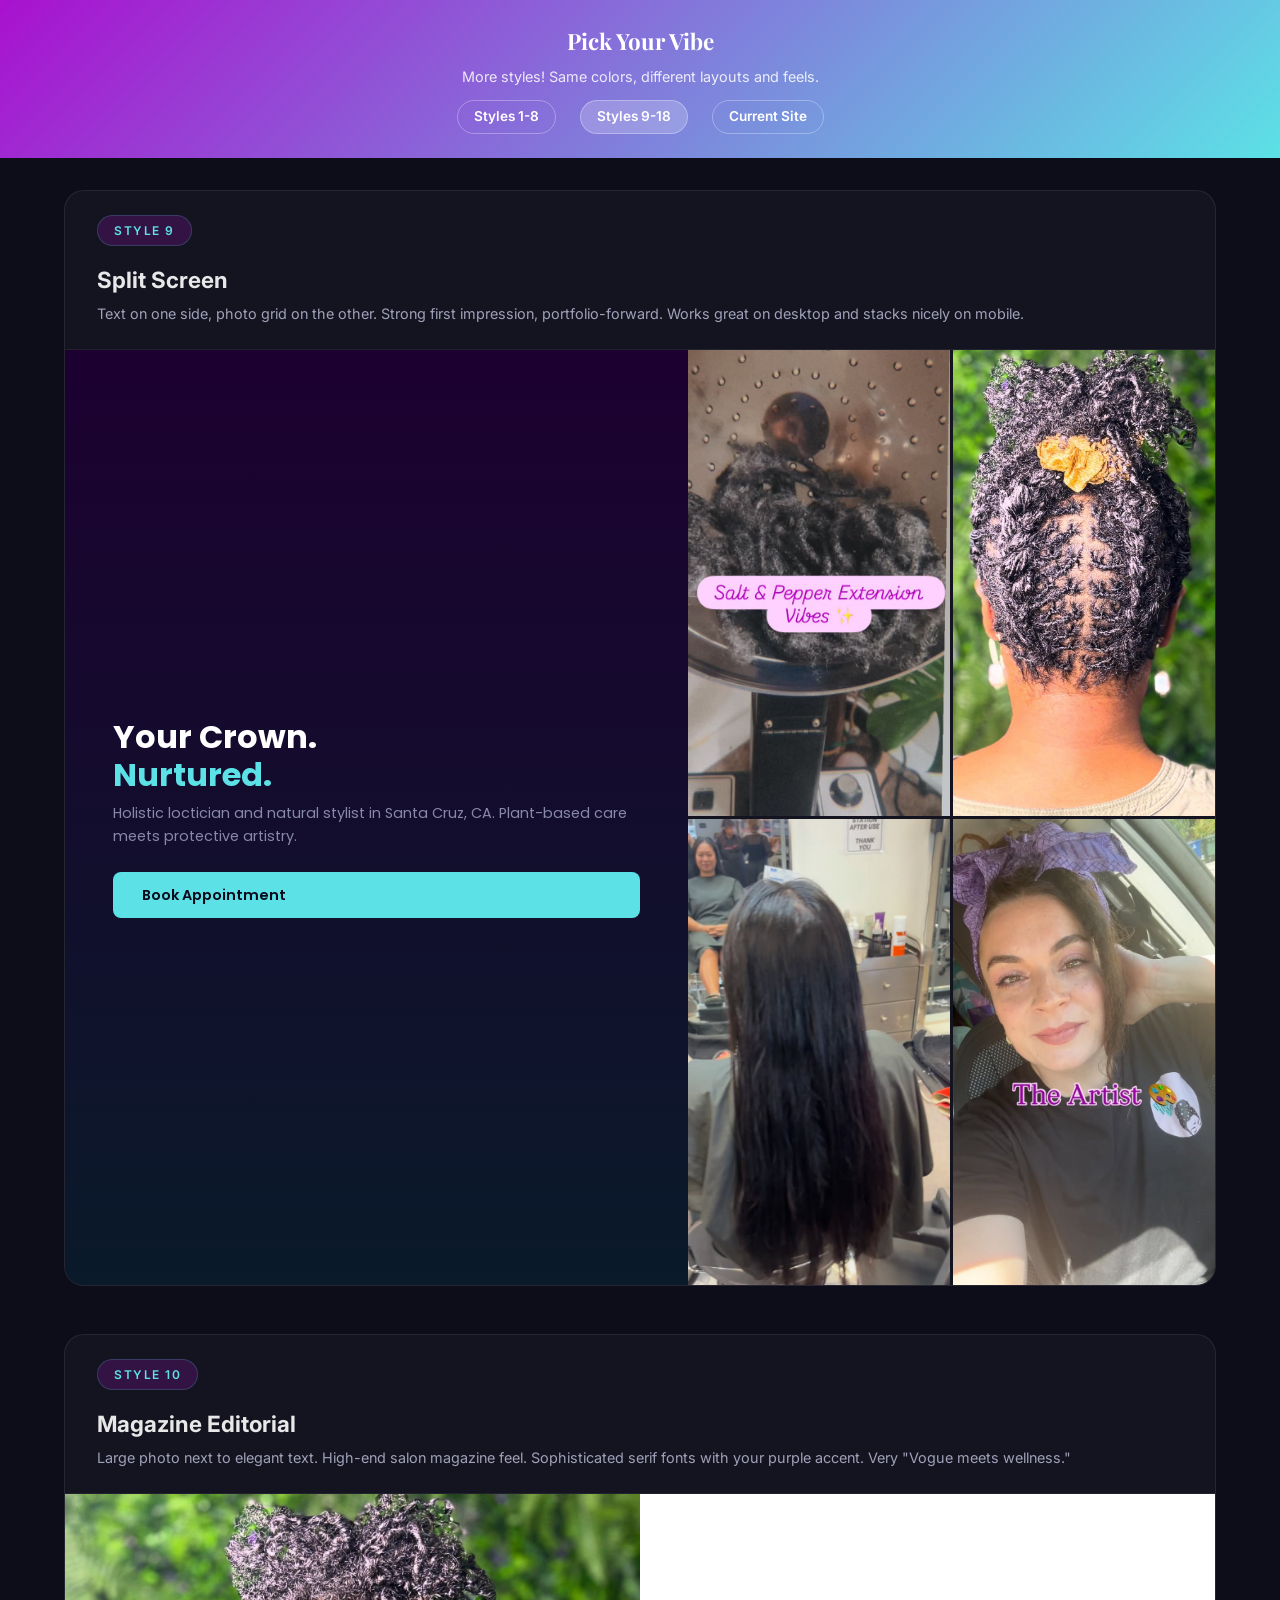
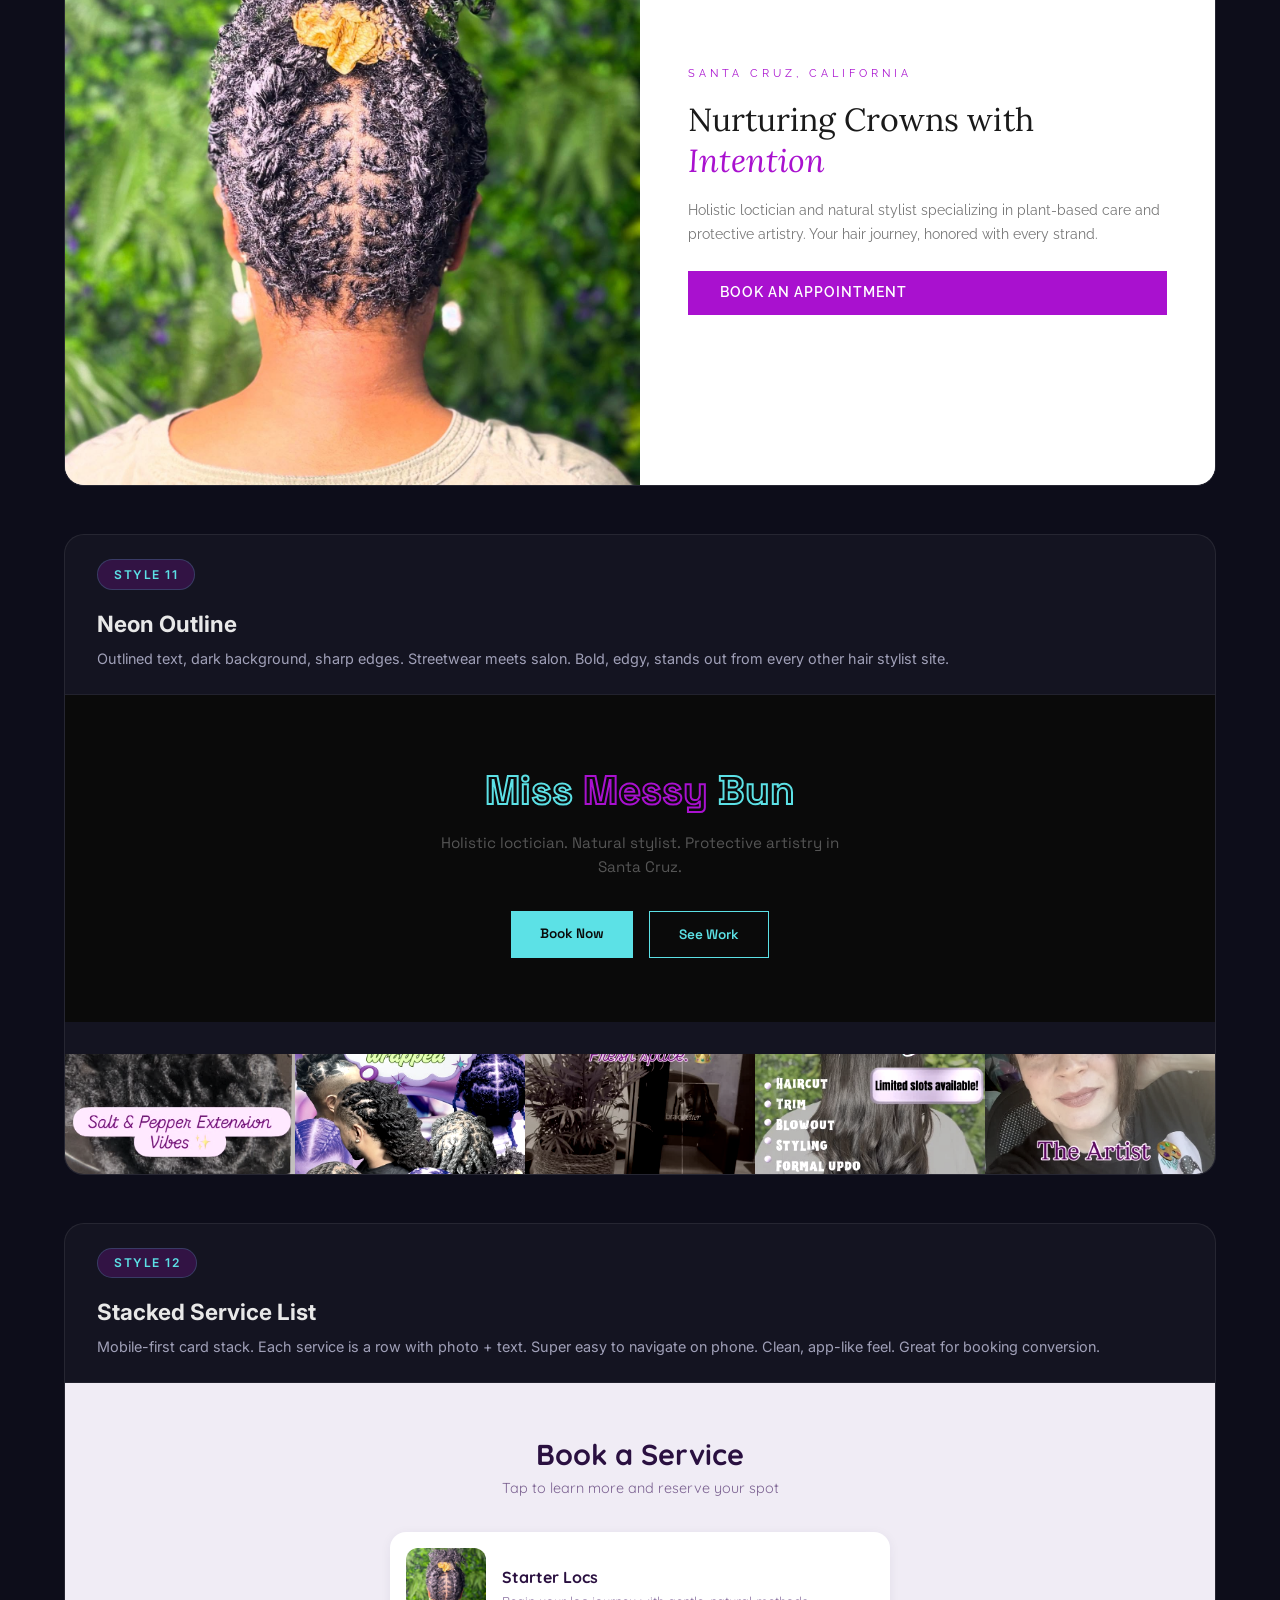
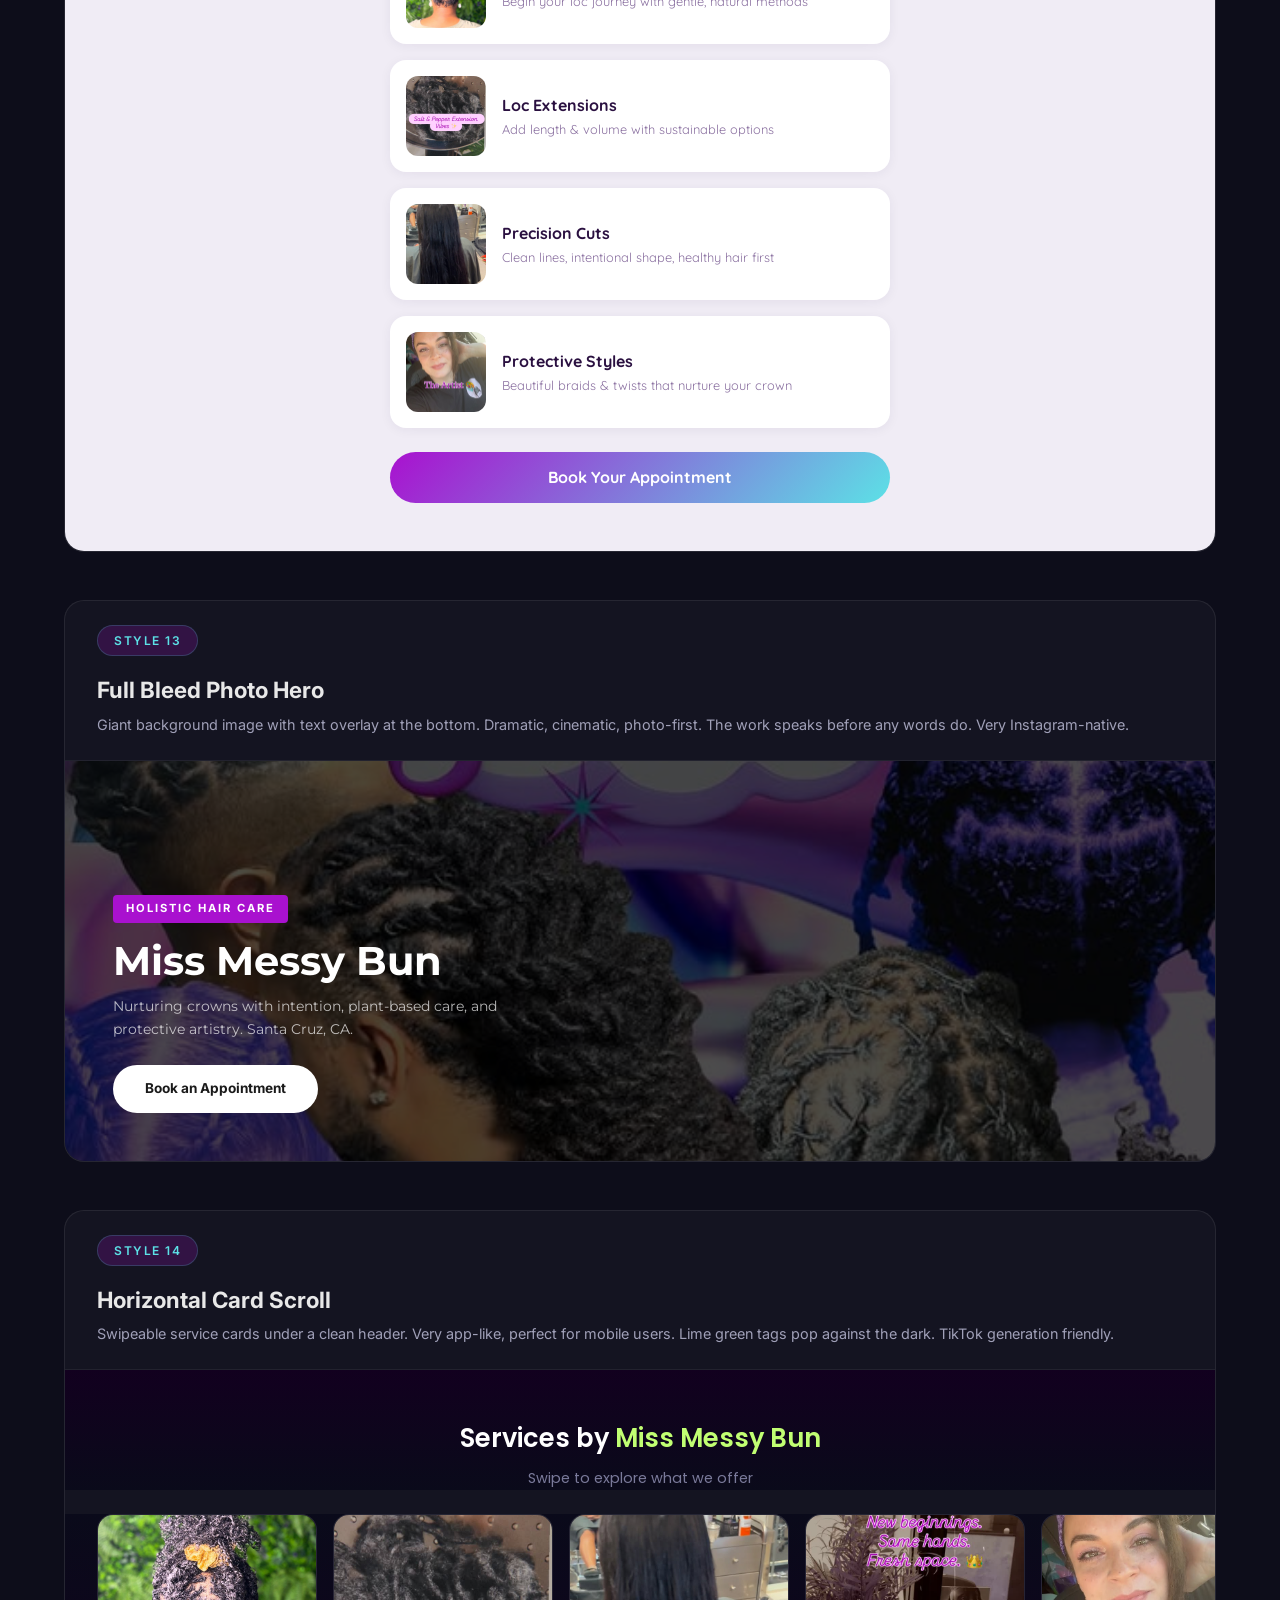
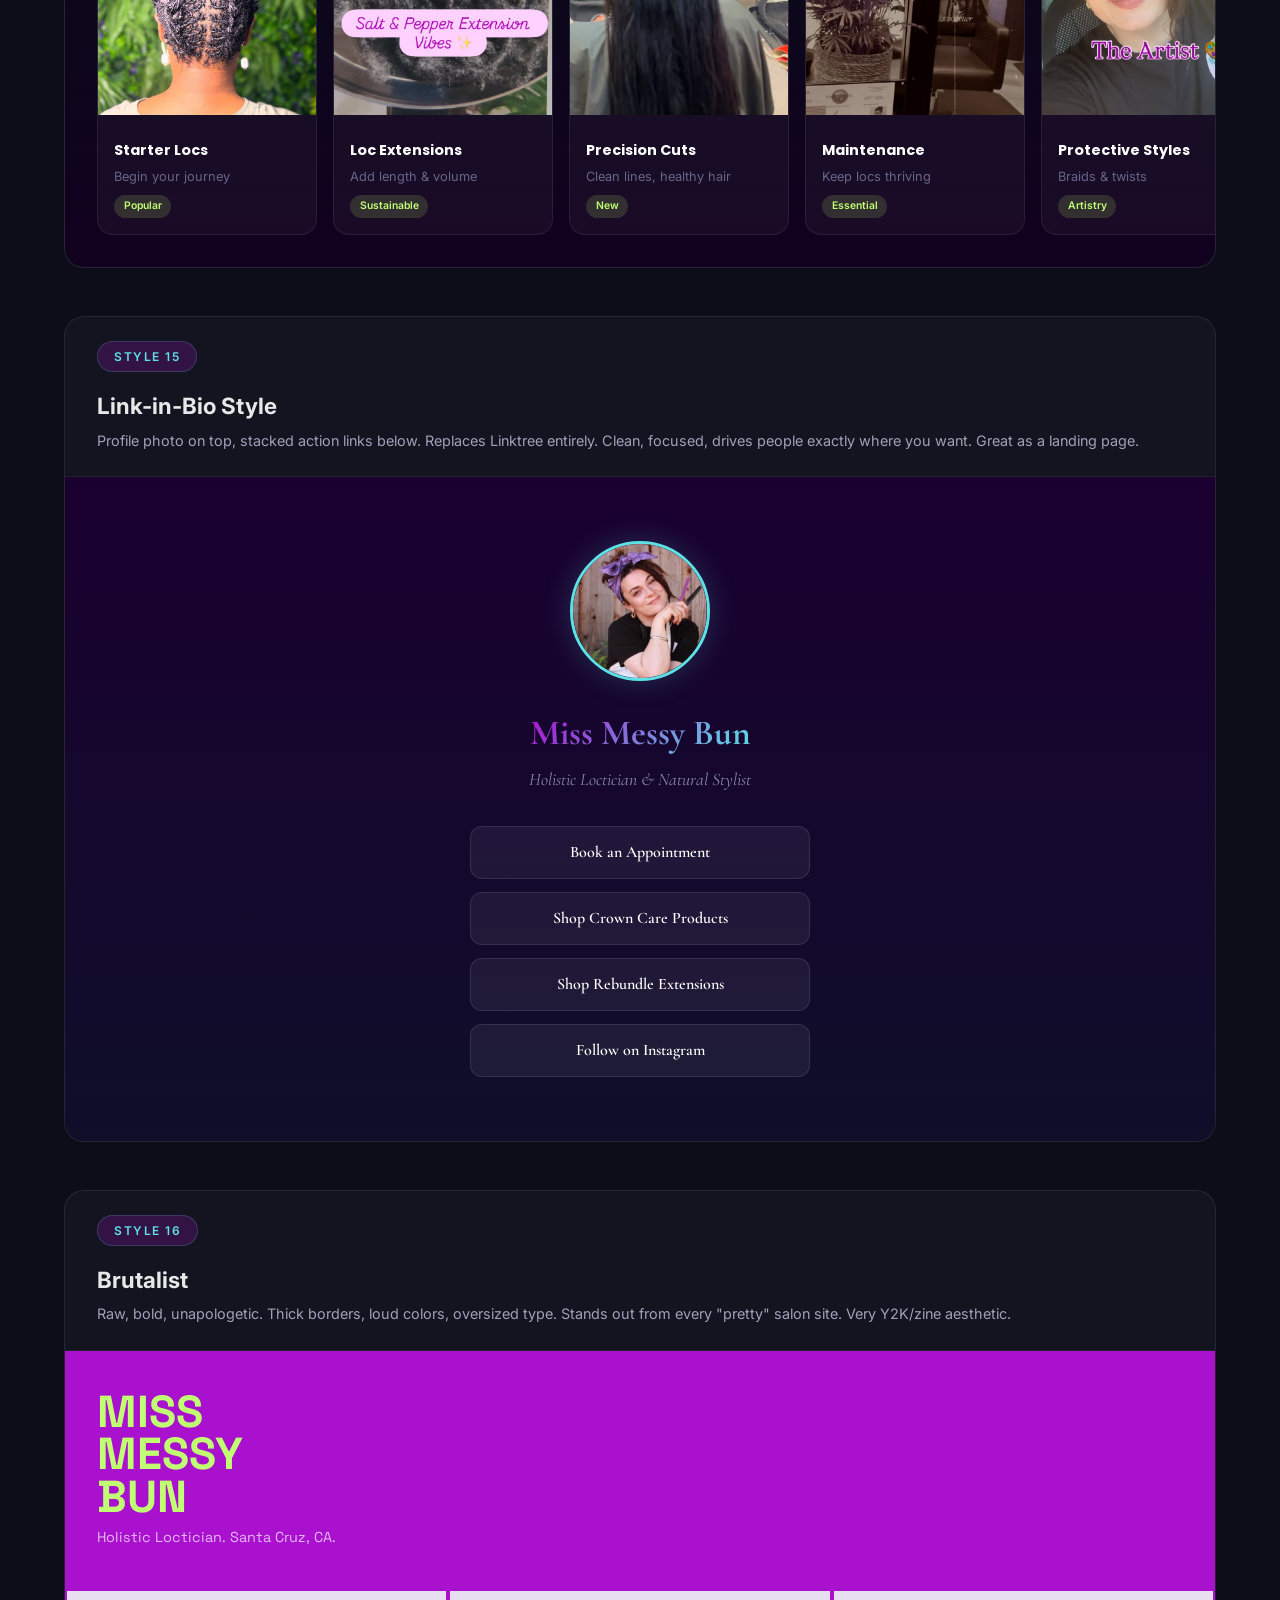
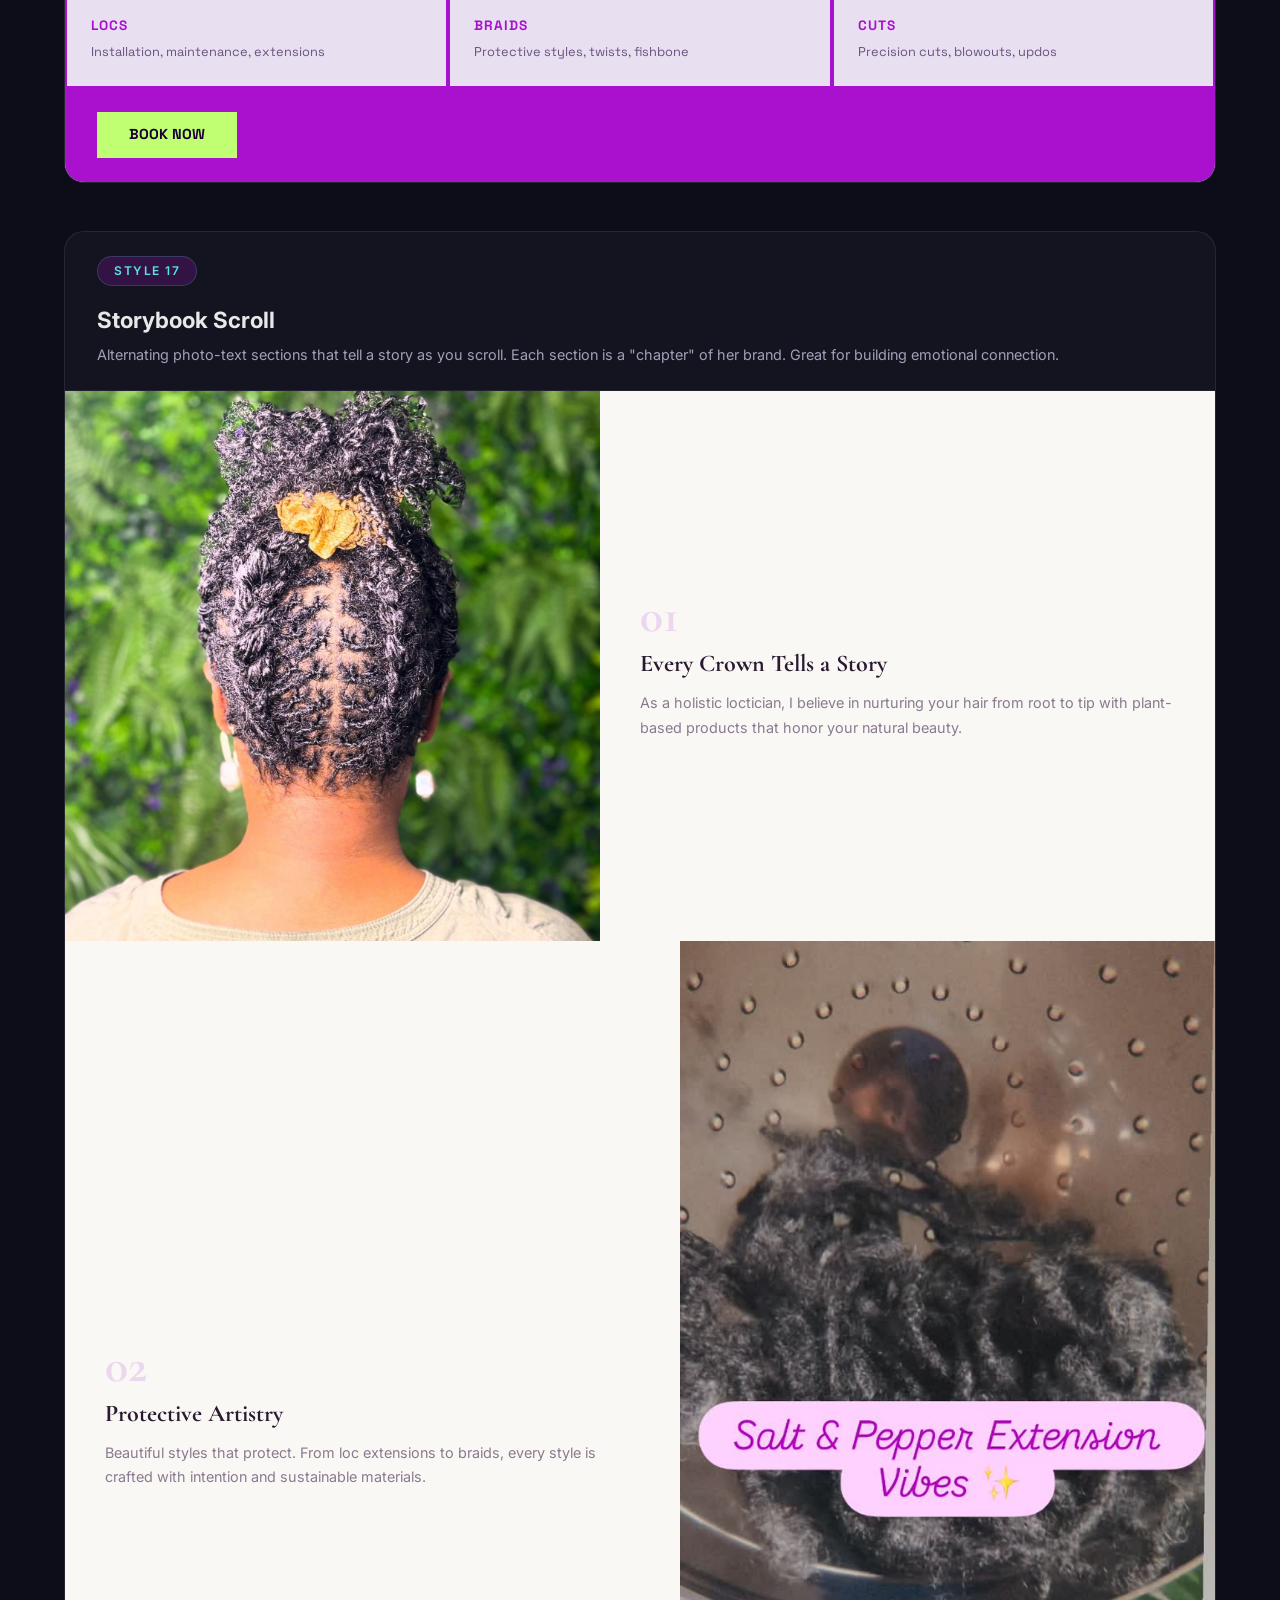
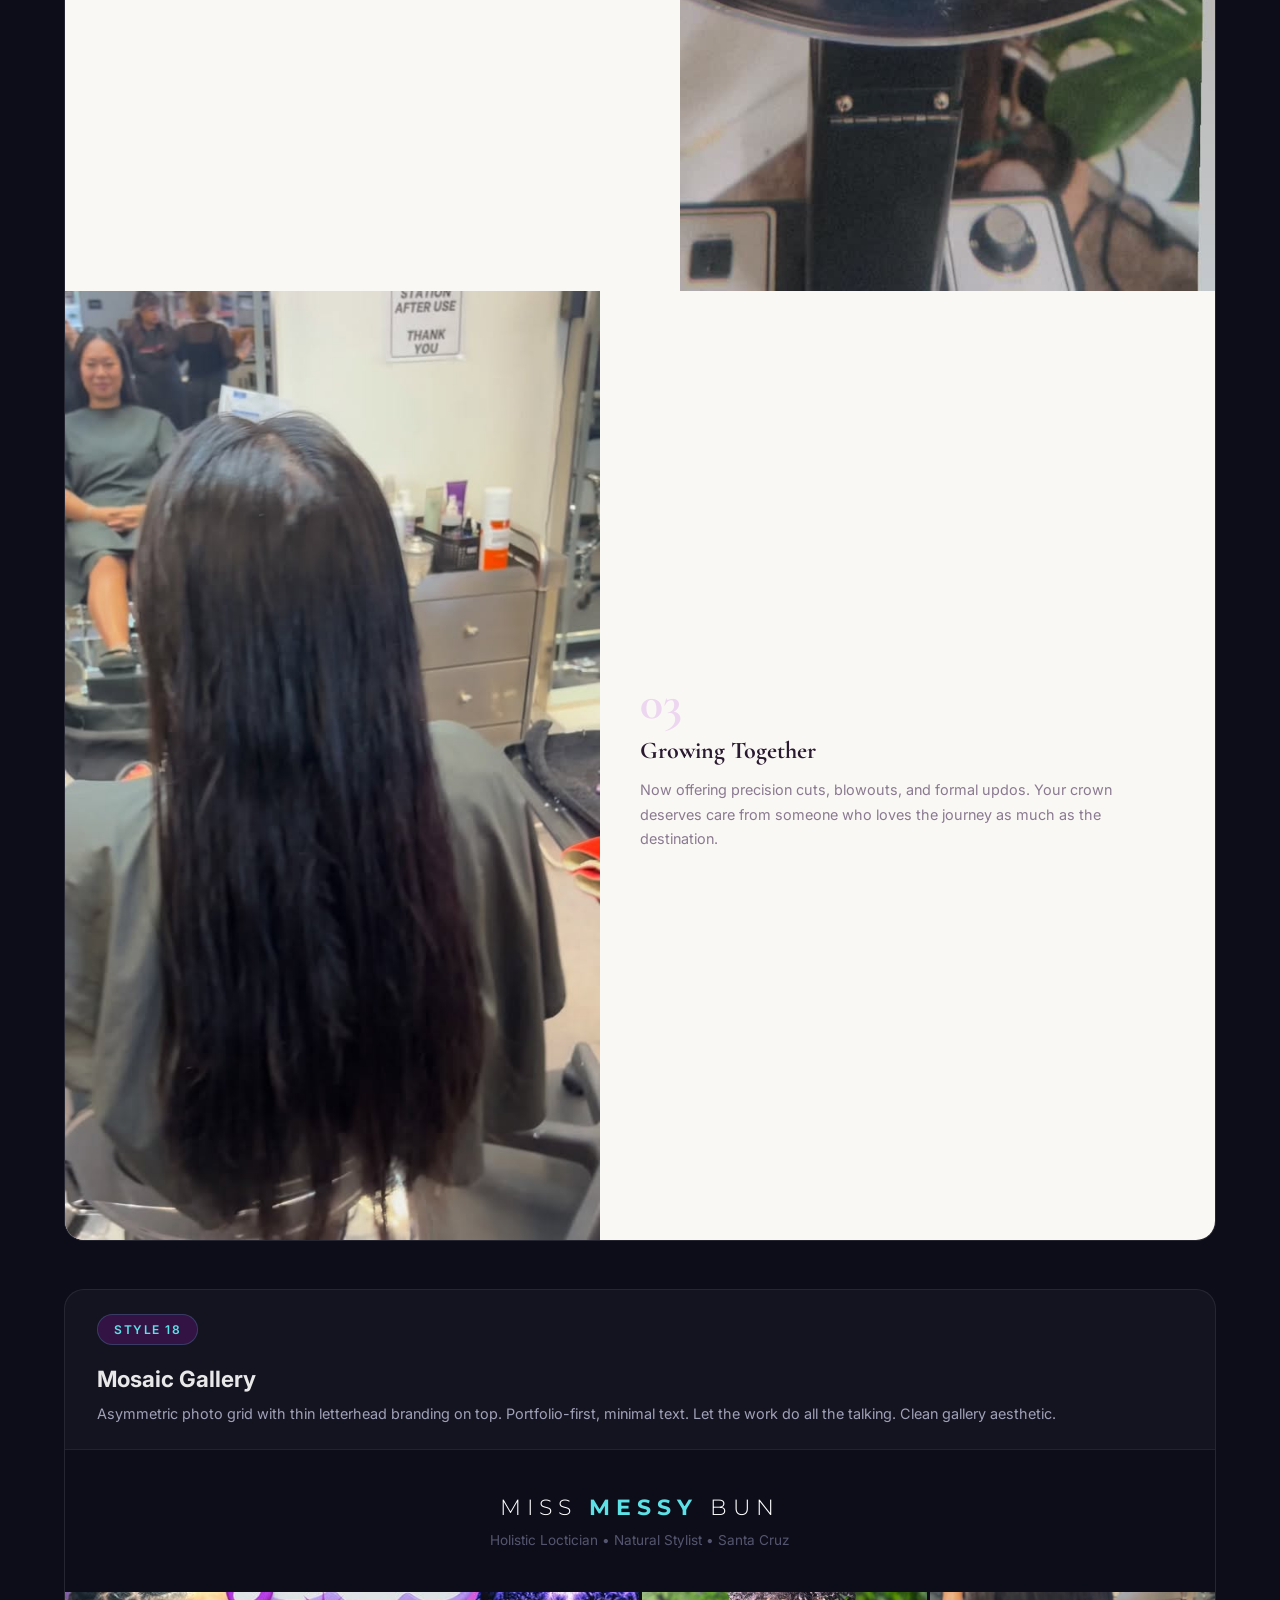
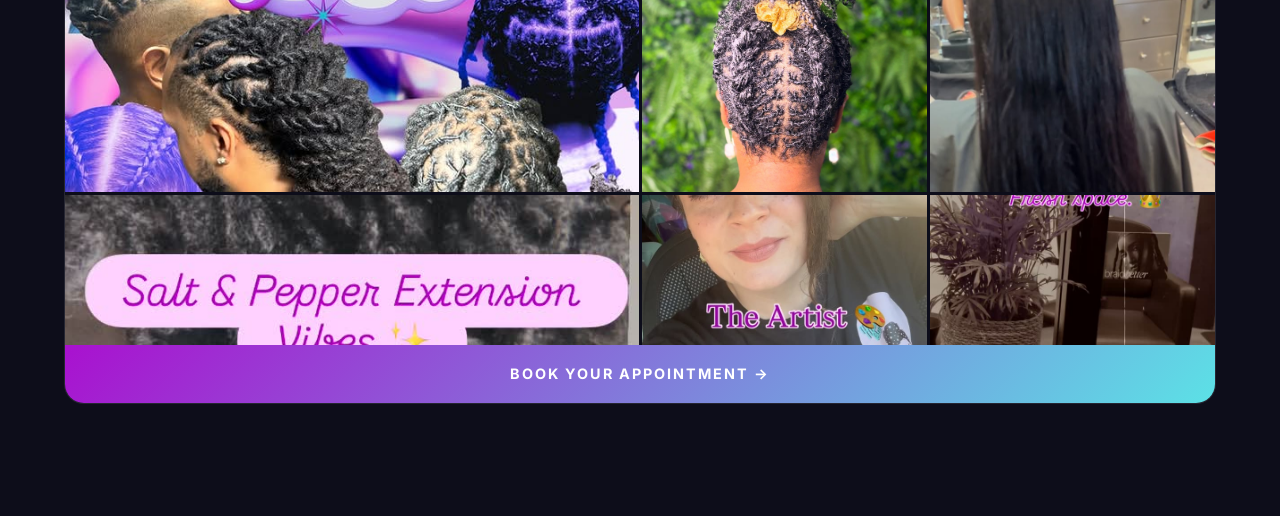
<file: styles2.html>
<!DOCTYPE html>
<html lang="en">
<head>
  <meta charset="UTF-8">
  <meta name="viewport" content="width=device-width, initial-scale=1.0">
  <title>More Styles — Miss Messy Bun Website Options (Page 2)</title>
  <link rel="preconnect" href="https://fonts.googleapis.com">
  <link rel="preconnect" href="https://fonts.gstatic.com" crossorigin>
  <link href="https://fonts.googleapis.com/css2?family=Inter:wght@400;500;600;700&family=Playfair+Display:ital,wght@0,400;0,700;1,400&family=Cormorant+Garamond:ital,wght@0,400;0,600;0,700;1,400&family=Quicksand:wght@400;500;600;700&family=Libre+Baskerville:ital,wght@0,400;0,700;1,400&family=Josefin+Sans:wght@300;400;600;700&family=DM+Serif+Display:ital@0;1&family=Nunito:wght@400;600;700&family=Poppins:wght@300;400;500;600;700&family=Lora:ital,wght@0,400;0,600;1,400&family=Raleway:wght@300;400;600;700&family=Space+Grotesk:wght@400;500;600;700&family=Montserrat:wght@300;400;600;700&display=swap" rel="stylesheet">
  <style>
    *, *::before, *::after { margin: 0; padding: 0; box-sizing: border-box; }
    :root { --purple: #A911CF; --teal: #5CE1E6; --lime: #C1FF72; }
    body { font-family: 'Inter', sans-serif; background: #0d0d1a; color: #e8e8e8; line-height: 1.6; }

    .picker-banner {
      background: linear-gradient(135deg, var(--purple), var(--teal));
      padding: 1.5rem 2rem;
      text-align: center;
      position: sticky;
      top: 0;
      z-index: 100;
    }
    .picker-banner h1 { font-family: 'Playfair Display', serif; font-size: 1.4rem; color: white; margin-bottom: 0.3rem; }
    .picker-banner p { color: rgba(255,255,255,0.85); font-size: 0.9rem; }
    .picker-nav { display: flex; justify-content: center; gap: 1.5rem; margin-top: 0.8rem; }
    .picker-nav a { color: white; text-decoration: none; font-size: 0.85rem; font-weight: 600; padding: 0.3rem 1rem; border-radius: 50px; border: 1px solid rgba(255,255,255,0.3); }
    .picker-nav a.active { background: rgba(255,255,255,0.2); }
    .picker-nav a:hover { background: rgba(255,255,255,0.15); }

    .styles-container { max-width: 1200px; margin: 0 auto; padding: 2rem 1.5rem 4rem; }
    .style-preview { margin-bottom: 3rem; border-radius: 20px; overflow: hidden; border: 1px solid rgba(255,255,255,0.08); background: rgba(255,255,255,0.03); }
    .style-preview-header { padding: 1.5rem 2rem; border-bottom: 1px solid rgba(255,255,255,0.06); }
    .style-label { display: inline-block; padding: 0.3rem 1rem; border-radius: 50px; font-size: 0.75rem; font-weight: 600; text-transform: uppercase; letter-spacing: 1.5px; margin-bottom: 1rem; background: rgba(169,17,207,0.2); color: var(--teal); border: 1px solid rgba(92,225,230,0.2); }
    .style-name { font-size: 1.4rem; font-weight: 700; margin-bottom: 0.3rem; }
    .style-desc { font-size: 0.9rem; color: #a0a0b8; margin-bottom: 0; }
    .style-preview-body { overflow: hidden; }

    /* === STYLE 9: Split Screen Reveal === */
    .s9 {
      display: flex;
      min-height: 420px;
    }
    .s9-left {
      flex: 1;
      background: linear-gradient(180deg, #1c0030 0%, #0a1a2a 100%);
      display: flex;
      flex-direction: column;
      justify-content: center;
      padding: 3rem;
    }
    .s9-left h2 {
      font-family: 'Poppins', sans-serif;
      font-size: 2rem;
      font-weight: 700;
      color: white;
      margin-bottom: 0.5rem;
      line-height: 1.2;
    }
    .s9-left h2 span { color: var(--teal); }
    .s9-left p { color: #8888aa; font-family: 'Poppins', sans-serif; font-size: 0.9rem; margin-bottom: 1.5rem; }
    .s9-btn { display: inline-block; padding: 0.7rem 1.8rem; border-radius: 8px; background: var(--teal); color: #0a0a1a; text-decoration: none; font-weight: 600; font-size: 0.9rem; font-family: 'Poppins', sans-serif; }
    .s9-right {
      flex: 1;
      display: grid;
      grid-template-columns: 1fr 1fr;
      grid-template-rows: 1fr 1fr;
      gap: 3px;
    }
    .s9-right img { width: 100%; height: 100%; object-fit: cover; display: block; }

    /* === STYLE 10: Magazine Editorial === */
    .s10-hero {
      background: #fafafa;
      padding: 0;
    }
    .s10-top {
      display: flex;
      align-items: stretch;
    }
    .s10-img-col {
      flex: 1.2;
      position: relative;
    }
    .s10-img-col img { width: 100%; height: 100%; min-height: 350px; object-fit: cover; display: block; }
    .s10-text-col {
      flex: 1;
      padding: 3rem;
      display: flex;
      flex-direction: column;
      justify-content: center;
      background: white;
    }
    .s10-eyebrow {
      font-family: 'Raleway', sans-serif;
      font-size: 0.7rem;
      letter-spacing: 4px;
      text-transform: uppercase;
      color: var(--purple);
      margin-bottom: 1rem;
    }
    .s10-text-col h2 {
      font-family: 'Lora', serif;
      font-size: 2rem;
      color: #1a1a1a;
      font-weight: 400;
      line-height: 1.3;
      margin-bottom: 1rem;
    }
    .s10-text-col h2 span { font-style: italic; color: var(--purple); }
    .s10-text-col p { color: #777; font-family: 'Raleway', sans-serif; font-size: 0.9rem; margin-bottom: 1.5rem; line-height: 1.7; }
    .s10-btn { display: inline-block; padding: 0.7rem 2rem; background: var(--purple); color: white; text-decoration: none; font-family: 'Raleway', sans-serif; font-weight: 600; font-size: 0.85rem; letter-spacing: 1px; }

    /* === STYLE 11: Neon Outline === */
    .s11 {
      background: #0a0a0a;
      padding: 4rem 2rem;
      text-align: center;
    }
    .s11 h2 {
      font-family: 'Space Grotesk', sans-serif;
      font-size: 2.5rem;
      font-weight: 700;
      color: transparent;
      -webkit-text-stroke: 2px var(--teal);
      margin-bottom: 0.5rem;
    }
    .s11 h2 span {
      -webkit-text-stroke: 2px var(--purple);
    }
    .s11 p {
      color: #555;
      font-family: 'Space Grotesk', sans-serif;
      font-size: 0.95rem;
      max-width: 400px;
      margin: 0 auto 2rem;
    }
    .s11-btns { display: flex; gap: 1rem; justify-content: center; }
    .s11-btn {
      padding: 0.7rem 1.8rem;
      border-radius: 0;
      text-decoration: none;
      font-family: 'Space Grotesk', sans-serif;
      font-weight: 600;
      font-size: 0.85rem;
    }
    .s11-btn-primary { background: var(--teal); color: #0a0a0a; }
    .s11-btn-outline { background: transparent; color: var(--teal); border: 1px solid var(--teal); }
    .s11-strip {
      display: flex;
      gap: 0;
      margin-top: 2rem;
    }
    .s11-strip img { flex: 1; height: 120px; object-fit: cover; filter: grayscale(0.5) contrast(1.2); }

    /* === STYLE 12: Stacked Cards === */
    .s12 { background: #f0ecf5; padding: 3rem 2rem; }
    .s12-header { text-align: center; margin-bottom: 2rem; }
    .s12-header h2 {
      font-family: 'Quicksand', sans-serif;
      font-size: 1.8rem;
      color: #2a1040;
      font-weight: 700;
    }
    .s12-header p { color: #7a6090; font-family: 'Quicksand', sans-serif; font-size: 0.9rem; }
    .s12-stack {
      max-width: 500px;
      margin: 0 auto;
      display: flex;
      flex-direction: column;
      gap: 1rem;
    }
    .s12-item {
      display: flex;
      align-items: center;
      gap: 1rem;
      background: white;
      border-radius: 16px;
      padding: 1rem;
      box-shadow: 0 2px 12px rgba(42,16,64,0.06);
    }
    .s12-item img { width: 80px; height: 80px; border-radius: 12px; object-fit: cover; flex-shrink: 0; }
    .s12-item-text h4 { font-family: 'Quicksand', sans-serif; font-size: 1rem; color: #2a1040; font-weight: 700; }
    .s12-item-text p { font-family: 'Quicksand', sans-serif; font-size: 0.8rem; color: #8a70a0; }
    .s12-cta {
      display: block;
      text-align: center;
      margin-top: 1.5rem;
      padding: 0.8rem;
      border-radius: 50px;
      background: linear-gradient(135deg, var(--purple), var(--teal));
      color: white;
      text-decoration: none;
      font-family: 'Quicksand', sans-serif;
      font-weight: 700;
      max-width: 500px;
      margin-left: auto;
      margin-right: auto;
    }

    /* === STYLE 13: Full Bleed Photo Hero === */
    .s13 { position: relative; min-height: 400px; overflow: hidden; }
    .s13-bg {
      position: absolute;
      inset: 0;
      background-image: url('images/ig-post-2025wrap.jpg');
      background-size: cover;
      background-position: center;
      filter: brightness(0.3);
    }
    .s13-content {
      position: relative;
      z-index: 1;
      display: flex;
      flex-direction: column;
      justify-content: flex-end;
      min-height: 400px;
      padding: 3rem;
    }
    .s13-badge {
      display: inline-block;
      padding: 0.3rem 0.8rem;
      background: var(--purple);
      color: white;
      font-size: 0.7rem;
      font-weight: 700;
      letter-spacing: 2px;
      text-transform: uppercase;
      border-radius: 4px;
      margin-bottom: 1rem;
      width: fit-content;
    }
    .s13 h2 {
      font-family: 'Montserrat', sans-serif;
      font-size: 2.5rem;
      font-weight: 700;
      color: white;
      line-height: 1.1;
      margin-bottom: 0.8rem;
      max-width: 500px;
    }
    .s13 p {
      color: rgba(255,255,255,0.7);
      font-family: 'Montserrat', sans-serif;
      font-size: 0.9rem;
      max-width: 400px;
      margin-bottom: 1.5rem;
    }
    .s13-btn {
      display: inline-block;
      padding: 0.8rem 2rem;
      background: white;
      color: #1a1a1a;
      text-decoration: none;
      font-weight: 700;
      font-size: 0.85rem;
      border-radius: 50px;
      width: fit-content;
    }

    /* === STYLE 14: Horizontal Scroll Showcase === */
    .s14-hero {
      background: linear-gradient(180deg, #12001f 0%, #0a0a1a 100%);
      padding: 3rem 2rem 0;
      text-align: center;
    }
    .s14-hero h2 {
      font-family: 'Poppins', sans-serif;
      font-size: 1.6rem;
      color: white;
      font-weight: 600;
      margin-bottom: 0.5rem;
    }
    .s14-hero h2 span { color: var(--lime); }
    .s14-hero p { color: #7a7a9a; font-family: 'Poppins', sans-serif; font-size: 0.9rem; margin-bottom: 1.5rem; }
    .s14-scroll {
      display: flex;
      gap: 1rem;
      overflow-x: auto;
      padding: 0 2rem 2rem;
      background: linear-gradient(180deg, #0a0a1a 0%, #12001f 100%);
      scrollbar-width: none;
    }
    .s14-scroll::-webkit-scrollbar { display: none; }
    .s14-card {
      min-width: 220px;
      flex-shrink: 0;
      border-radius: 16px;
      overflow: hidden;
      border: 1px solid rgba(255,255,255,0.08);
      background: rgba(255,255,255,0.04);
    }
    .s14-card img { width: 100%; height: 200px; object-fit: cover; }
    .s14-card-body { padding: 1rem; }
    .s14-card h4 { color: white; font-family: 'Poppins', sans-serif; font-size: 0.9rem; margin-bottom: 0.3rem; }
    .s14-card p { color: #666688; font-size: 0.8rem; }
    .s14-card .s14-tag { display: inline-block; margin-top: 0.5rem; padding: 0.2rem 0.6rem; border-radius: 50px; font-size: 0.65rem; font-weight: 600; background: rgba(193,255,114,0.15); color: var(--lime); }

    /* === STYLE 15: Centered Portrait === */
    .s15 {
      background: linear-gradient(180deg, #1a0030 0%, #0f0f2a 100%);
      padding: 4rem 2rem;
      text-align: center;
    }
    .s15-avatar {
      width: 140px;
      height: 140px;
      border-radius: 50%;
      object-fit: cover;
      border: 3px solid var(--teal);
      margin: 0 auto 1.5rem;
      display: block;
      box-shadow: 0 0 30px rgba(92,225,230,0.2);
    }
    .s15 h2 {
      font-family: 'Cormorant Garamond', serif;
      font-size: 2.2rem;
      color: white;
      font-weight: 400;
      margin-bottom: 0.3rem;
    }
    .s15 h2 span {
      background: linear-gradient(135deg, var(--purple), var(--teal));
      -webkit-background-clip: text;
      -webkit-text-fill-color: transparent;
      background-clip: text;
      font-weight: 700;
    }
    .s15-subtitle {
      color: #8888aa;
      font-family: 'Cormorant Garamond', serif;
      font-size: 1.1rem;
      font-style: italic;
      margin-bottom: 2rem;
    }
    .s15-links { display: flex; flex-direction: column; gap: 0.8rem; max-width: 340px; margin: 0 auto; }
    .s15-link {
      display: block;
      padding: 0.8rem 1.5rem;
      border-radius: 12px;
      background: rgba(255,255,255,0.06);
      border: 1px solid rgba(255,255,255,0.1);
      color: white;
      text-decoration: none;
      font-family: 'Cormorant Garamond', serif;
      font-size: 1rem;
      font-weight: 600;
      transition: all 0.3s ease;
    }
    .s15-link:hover { border-color: var(--teal); background: rgba(92,225,230,0.08); }

    /* === STYLE 16: Brutalist === */
    .s16 { background: #e8e0f0; padding: 0; }
    .s16-top {
      background: var(--purple);
      padding: 2.5rem 2rem;
    }
    .s16-top h2 {
      font-family: 'Space Grotesk', sans-serif;
      font-size: 2.8rem;
      font-weight: 700;
      color: var(--lime);
      text-transform: uppercase;
      line-height: 0.95;
      margin-bottom: 0.5rem;
    }
    .s16-top p {
      color: rgba(255,255,255,0.7);
      font-family: 'Space Grotesk', sans-serif;
      font-size: 0.9rem;
    }
    .s16-grid {
      display: grid;
      grid-template-columns: 1fr 1fr 1fr;
      gap: 0;
    }
    .s16-cell {
      padding: 1.5rem;
      border: 2px solid var(--purple);
    }
    .s16-cell h4 { font-family: 'Space Grotesk', sans-serif; font-size: 0.85rem; font-weight: 700; color: var(--purple); text-transform: uppercase; letter-spacing: 1px; margin-bottom: 0.3rem; }
    .s16-cell p { font-family: 'Space Grotesk', sans-serif; font-size: 0.8rem; color: #6a5080; }
    .s16-btn-row { padding: 1.5rem 2rem; background: var(--purple); }
    .s16-btn { display: inline-block; padding: 0.7rem 2rem; background: var(--lime); color: #1a0030; text-decoration: none; font-family: 'Space Grotesk', sans-serif; font-weight: 700; font-size: 0.9rem; text-transform: uppercase; }

    /* === STYLE 17: Storybook / Scroll Narrative === */
    .s17 { background: #faf8f5; }
    .s17-chapter { display: flex; align-items: stretch; min-height: 200px; }
    .s17-chapter:nth-child(even) { flex-direction: row-reverse; }
    .s17-chapter-img { flex: 1; }
    .s17-chapter-img img { width: 100%; height: 100%; object-fit: cover; display: block; min-height: 200px; }
    .s17-chapter-text {
      flex: 1;
      padding: 2.5rem;
      display: flex;
      flex-direction: column;
      justify-content: center;
    }
    .s17-chapter-text .s17-num {
      font-family: 'Cormorant Garamond', serif;
      font-size: 3rem;
      color: rgba(169,17,207,0.15);
      font-weight: 700;
      line-height: 1;
      margin-bottom: 0.3rem;
    }
    .s17-chapter-text h3 {
      font-family: 'Cormorant Garamond', serif;
      font-size: 1.5rem;
      color: #2a1a30;
      margin-bottom: 0.5rem;
    }
    .s17-chapter-text p { color: #8a7a90; font-size: 0.9rem; line-height: 1.7; }

    /* === STYLE 18: Mosaic Gallery === */
    .s18-hero {
      background: #0d0d1a;
      padding: 2.5rem 2rem;
      text-align: center;
    }
    .s18-hero h2 {
      font-family: 'Montserrat', sans-serif;
      font-size: 1.4rem;
      font-weight: 300;
      color: white;
      letter-spacing: 6px;
      text-transform: uppercase;
      margin-bottom: 0.3rem;
    }
    .s18-hero h2 span { font-weight: 700; color: var(--teal); }
    .s18-hero p { color: #555570; font-size: 0.85rem; }
    .s18-mosaic {
      display: grid;
      grid-template-columns: repeat(4, 1fr);
      grid-template-rows: 200px 150px;
      gap: 3px;
      background: #0d0d1a;
    }
    .s18-mosaic img { width: 100%; height: 100%; object-fit: cover; display: block; }
    .s18-mosaic img:first-child { grid-column: span 2; }
    .s18-mosaic img:nth-child(4) { grid-column: span 2; }
    .s18-bar {
      background: linear-gradient(135deg, var(--purple), var(--teal));
      padding: 1rem 2rem;
      text-align: center;
    }
    .s18-bar a {
      color: white;
      text-decoration: none;
      font-weight: 700;
      font-size: 0.9rem;
      letter-spacing: 2px;
      text-transform: uppercase;
    }

    /* === RESPONSIVE === */
    @media (max-width: 768px) {
      .s9 { flex-direction: column; }
      .s10-top { flex-direction: column; }
      .s10-img-col img { min-height: 250px; }
      .s11-strip { flex-wrap: wrap; }
      .s11-strip img { flex: 1 1 30%; height: 100px; }
      .s13 h2 { font-size: 1.8rem; }
      .s16-grid { grid-template-columns: 1fr; }
      .s17-chapter, .s17-chapter:nth-child(even) { flex-direction: column; }
      .s18-mosaic { grid-template-columns: 1fr 1fr; grid-template-rows: auto; }
      .s18-mosaic img:first-child, .s18-mosaic img:nth-child(4) { grid-column: span 1; }
      .picker-banner h1 { font-size: 1.2rem; }
    }
  </style>
</head>
<body>

  <div class="picker-banner">
    <h1>Pick Your Vibe</h1>
    <p>More styles! Same colors, different layouts and feels.</p>
    <div class="picker-nav">
      <a href="styles.html">Styles 1-8</a>
      <a href="styles2.html" class="active">Styles 9-18</a>
      <a href="index.html">Current Site</a>
    </div>
  </div>

  <div class="styles-container">

    <!-- STYLE 9 -->
    <div class="style-preview">
      <div class="style-preview-header">
        <span class="style-label">Style 9</span>
        <div class="style-name">Split Screen</div>
        <div class="style-desc">Text on one side, photo grid on the other. Strong first impression, portfolio-forward. Works great on desktop and stacks nicely on mobile.</div>
      </div>
      <div class="style-preview-body">
        <div class="s9">
          <div class="s9-left">
            <h2>Your Crown.<br><span>Nurtured.</span></h2>
            <p>Holistic loctician and natural stylist in Santa Cruz, CA. Plant-based care meets protective artistry.</p>
            <a href="#" class="s9-btn">Book Appointment</a>
          </div>
          <div class="s9-right">
            <img src="images/ig-post-saltpepper.jpg" alt="">
            <img src="images/ig-post-starterlocs.jpg" alt="">
            <img src="images/ig-post-cutting.jpg" alt="">
            <img src="images/ig-post-portfolio.jpg" alt="">
          </div>
        </div>
      </div>
    </div>

    <!-- STYLE 10 -->
    <div class="style-preview">
      <div class="style-preview-header">
        <span class="style-label">Style 10</span>
        <div class="style-name">Magazine Editorial</div>
        <div class="style-desc">Large photo next to elegant text. High-end salon magazine feel. Sophisticated serif fonts with your purple accent. Very "Vogue meets wellness."</div>
      </div>
      <div class="style-preview-body">
        <div class="s10-hero">
          <div class="s10-top">
            <div class="s10-img-col">
              <img src="images/ig-post-starterlocs.jpg" alt="Starter locs">
            </div>
            <div class="s10-text-col">
              <div class="s10-eyebrow">Santa Cruz, California</div>
              <h2>Nurturing Crowns with <span>Intention</span></h2>
              <p>Holistic loctician and natural stylist specializing in plant-based care and protective artistry. Your hair journey, honored with every strand.</p>
              <a href="#" class="s10-btn">BOOK AN APPOINTMENT</a>
            </div>
          </div>
        </div>
      </div>
    </div>

    <!-- STYLE 11 -->
    <div class="style-preview">
      <div class="style-preview-header">
        <span class="style-label">Style 11</span>
        <div class="style-name">Neon Outline</div>
        <div class="style-desc">Outlined text, dark background, sharp edges. Streetwear meets salon. Bold, edgy, stands out from every other hair stylist site.</div>
      </div>
      <div class="style-preview-body">
        <div class="s11">
          <h2>Miss <span>Messy</span> Bun</h2>
          <p>Holistic loctician. Natural stylist. Protective artistry in Santa Cruz.</p>
          <div class="s11-btns">
            <a href="#" class="s11-btn s11-btn-primary">Book Now</a>
            <a href="#" class="s11-btn s11-btn-outline">See Work</a>
          </div>
        </div>
        <div class="s11-strip">
          <img src="images/ig-post-saltpepper.jpg" alt="">
          <img src="images/ig-post-2025wrap.jpg" alt="">
          <img src="images/ig-post-welcome.jpg" alt="">
          <img src="images/ig-post-newservices.jpg" alt="">
          <img src="images/ig-post-portfolio.jpg" alt="">
        </div>
      </div>
    </div>

    <!-- STYLE 12 -->
    <div class="style-preview">
      <div class="style-preview-header">
        <span class="style-label">Style 12</span>
        <div class="style-name">Stacked Service List</div>
        <div class="style-desc">Mobile-first card stack. Each service is a row with photo + text. Super easy to navigate on phone. Clean, app-like feel. Great for booking conversion.</div>
      </div>
      <div class="style-preview-body">
        <div class="s12">
          <div class="s12-header">
            <h2>Book a Service</h2>
            <p>Tap to learn more and reserve your spot</p>
          </div>
          <div class="s12-stack">
            <div class="s12-item">
              <img src="images/ig-post-starterlocs.jpg" alt="">
              <div class="s12-item-text"><h4>Starter Locs</h4><p>Begin your loc journey with gentle, natural methods</p></div>
            </div>
            <div class="s12-item">
              <img src="images/ig-post-saltpepper.jpg" alt="">
              <div class="s12-item-text"><h4>Loc Extensions</h4><p>Add length & volume with sustainable options</p></div>
            </div>
            <div class="s12-item">
              <img src="images/ig-post-cutting.jpg" alt="">
              <div class="s12-item-text"><h4>Precision Cuts</h4><p>Clean lines, intentional shape, healthy hair first</p></div>
            </div>
            <div class="s12-item">
              <img src="images/ig-post-portfolio.jpg" alt="">
              <div class="s12-item-text"><h4>Protective Styles</h4><p>Beautiful braids & twists that nurture your crown</p></div>
            </div>
          </div>
          <a href="#" class="s12-cta">Book Your Appointment</a>
        </div>
      </div>
    </div>

    <!-- STYLE 13 -->
    <div class="style-preview">
      <div class="style-preview-header">
        <span class="style-label">Style 13</span>
        <div class="style-name">Full Bleed Photo Hero</div>
        <div class="style-desc">Giant background image with text overlay at the bottom. Dramatic, cinematic, photo-first. The work speaks before any words do. Very Instagram-native.</div>
      </div>
      <div class="style-preview-body">
        <div class="s13">
          <div class="s13-bg"></div>
          <div class="s13-content">
            <div class="s13-badge">Holistic Hair Care</div>
            <h2>Miss Messy Bun</h2>
            <p>Nurturing crowns with intention, plant-based care, and protective artistry. Santa Cruz, CA.</p>
            <a href="#" class="s13-btn">Book an Appointment</a>
          </div>
        </div>
      </div>
    </div>

    <!-- STYLE 14 -->
    <div class="style-preview">
      <div class="style-preview-header">
        <span class="style-label">Style 14</span>
        <div class="style-name">Horizontal Card Scroll</div>
        <div class="style-desc">Swipeable service cards under a clean header. Very app-like, perfect for mobile users. Lime green tags pop against the dark. TikTok generation friendly.</div>
      </div>
      <div class="style-preview-body">
        <div class="s14-hero">
          <h2>Services by <span>Miss Messy Bun</span></h2>
          <p>Swipe to explore what we offer</p>
        </div>
        <div class="s14-scroll">
          <div class="s14-card">
            <img src="images/ig-post-starterlocs.jpg" alt="">
            <div class="s14-card-body"><h4>Starter Locs</h4><p>Begin your journey</p><span class="s14-tag">Popular</span></div>
          </div>
          <div class="s14-card">
            <img src="images/ig-post-saltpepper.jpg" alt="">
            <div class="s14-card-body"><h4>Loc Extensions</h4><p>Add length & volume</p><span class="s14-tag">Sustainable</span></div>
          </div>
          <div class="s14-card">
            <img src="images/ig-post-cutting.jpg" alt="">
            <div class="s14-card-body"><h4>Precision Cuts</h4><p>Clean lines, healthy hair</p><span class="s14-tag">New</span></div>
          </div>
          <div class="s14-card">
            <img src="images/ig-post-welcome.jpg" alt="">
            <div class="s14-card-body"><h4>Maintenance</h4><p>Keep locs thriving</p><span class="s14-tag">Essential</span></div>
          </div>
          <div class="s14-card">
            <img src="images/ig-post-portfolio.jpg" alt="">
            <div class="s14-card-body"><h4>Protective Styles</h4><p>Braids & twists</p><span class="s14-tag">Artistry</span></div>
          </div>
        </div>
      </div>
    </div>

    <!-- STYLE 15 -->
    <div class="style-preview">
      <div class="style-preview-header">
        <span class="style-label">Style 15</span>
        <div class="style-name">Link-in-Bio Style</div>
        <div class="style-desc">Profile photo on top, stacked action links below. Replaces Linktree entirely. Clean, focused, drives people exactly where you want. Great as a landing page.</div>
      </div>
      <div class="style-preview-body">
        <div class="s15">
          <img src="images/profile-avatar.jpg" alt="Miss Messy Bun" class="s15-avatar">
          <h2><span>Miss Messy Bun</span></h2>
          <div class="s15-subtitle">Holistic Loctician & Natural Stylist</div>
          <div class="s15-links">
            <a href="#" class="s15-link">Book an Appointment</a>
            <a href="#" class="s15-link">Shop Crown Care Products</a>
            <a href="#" class="s15-link">Shop Rebundle Extensions</a>
            <a href="#" class="s15-link">Follow on Instagram</a>
          </div>
        </div>
      </div>
    </div>

    <!-- STYLE 16 -->
    <div class="style-preview">
      <div class="style-preview-header">
        <span class="style-label">Style 16</span>
        <div class="style-name">Brutalist</div>
        <div class="style-desc">Raw, bold, unapologetic. Thick borders, loud colors, oversized type. Stands out from every "pretty" salon site. Very Y2K/zine aesthetic.</div>
      </div>
      <div class="style-preview-body">
        <div class="s16">
          <div class="s16-top">
            <h2>Miss<br>Messy<br>Bun</h2>
            <p>Holistic Loctician. Santa Cruz, CA.</p>
          </div>
          <div class="s16-grid">
            <div class="s16-cell"><h4>Locs</h4><p>Installation, maintenance, extensions</p></div>
            <div class="s16-cell"><h4>Braids</h4><p>Protective styles, twists, fishbone</p></div>
            <div class="s16-cell"><h4>Cuts</h4><p>Precision cuts, blowouts, updos</p></div>
          </div>
          <div class="s16-btn-row">
            <a href="#" class="s16-btn">Book Now</a>
          </div>
        </div>
      </div>
    </div>

    <!-- STYLE 17 -->
    <div class="style-preview">
      <div class="style-preview-header">
        <span class="style-label">Style 17</span>
        <div class="style-name">Storybook Scroll</div>
        <div class="style-desc">Alternating photo-text sections that tell a story as you scroll. Each section is a "chapter" of her brand. Great for building emotional connection.</div>
      </div>
      <div class="style-preview-body">
        <div class="s17">
          <div class="s17-chapter">
            <div class="s17-chapter-img"><img src="images/ig-post-starterlocs.jpg" alt=""></div>
            <div class="s17-chapter-text">
              <div class="s17-num">01</div>
              <h3>Every Crown Tells a Story</h3>
              <p>As a holistic loctician, I believe in nurturing your hair from root to tip with plant-based products that honor your natural beauty.</p>
            </div>
          </div>
          <div class="s17-chapter">
            <div class="s17-chapter-img"><img src="images/ig-post-saltpepper.jpg" alt=""></div>
            <div class="s17-chapter-text">
              <div class="s17-num">02</div>
              <h3>Protective Artistry</h3>
              <p>Beautiful styles that protect. From loc extensions to braids, every style is crafted with intention and sustainable materials.</p>
            </div>
          </div>
          <div class="s17-chapter">
            <div class="s17-chapter-img"><img src="images/ig-post-cutting.jpg" alt=""></div>
            <div class="s17-chapter-text">
              <div class="s17-num">03</div>
              <h3>Growing Together</h3>
              <p>Now offering precision cuts, blowouts, and formal updos. Your crown deserves care from someone who loves the journey as much as the destination.</p>
            </div>
          </div>
        </div>
      </div>
    </div>

    <!-- STYLE 18 -->
    <div class="style-preview">
      <div class="style-preview-header">
        <span class="style-label">Style 18</span>
        <div class="style-name">Mosaic Gallery</div>
        <div class="style-desc">Asymmetric photo grid with thin letterhead branding on top. Portfolio-first, minimal text. Let the work do all the talking. Clean gallery aesthetic.</div>
      </div>
      <div class="style-preview-body">
        <div class="s18-hero">
          <h2>Miss <span>Messy</span> Bun</h2>
          <p>Holistic Loctician &bull; Natural Stylist &bull; Santa Cruz</p>
        </div>
        <div class="s18-mosaic">
          <img src="images/ig-post-2025wrap.jpg" alt="">
          <img src="images/ig-post-starterlocs.jpg" alt="">
          <img src="images/ig-post-cutting.jpg" alt="">
          <img src="images/ig-post-saltpepper.jpg" alt="">
          <img src="images/ig-post-portfolio.jpg" alt="">
          <img src="images/ig-post-welcome.jpg" alt="">
        </div>
        <div class="s18-bar">
          <a href="#">Book Your Appointment &rarr;</a>
        </div>
      </div>
    </div>

  </div>

</body>
</html>
</file>
<file: css/style.css>
/* ============================================
   Miss Messy Bun — Light & Airy Editorial
   Foundation: Style #3 (Editorial, Strong Type)
   Theme: Light background for contrast with black logo
   Accents: #A911CF (purple), #5CE1E6 (teal), #C1FF72 (lime)
   Modern image treatments: perspective, soft fades, layered
   ============================================ */

/* --- Reset & Variables --- */
*, *::before, *::after {
  margin: 0;
  padding: 0;
  box-sizing: border-box;
}

:root {
  --purple: #A911CF;
  --teal: #5CE1E6;
  --lime: #C1FF72;
  --sage: #8fad88;
  --gold: #c4a265;
  --cream: #faf8f5;
  --white: #ffffff;
  --black: #1a1a1a;
  --surface: #f3f0ec;
  --surface-2: #ebe7e1;
  --text: #1a1a1a;
  --text-muted: #6b6560;
  --text-dim: #a09a92;
  --glass-bg: rgba(255, 255, 255, 0.6);
  --glass-border: rgba(0, 0, 0, 0.08);
  --gradient-holo: linear-gradient(135deg, #A911CF 0%, #5CE1E6 35%, #8fad88 60%, #c4a265 85%, #A911CF 100%);
  --font-display: 'Josefin Sans', sans-serif;
  --font-body: 'Inter', -apple-system, BlinkMacSystemFont, 'Segoe UI', sans-serif;
  --nav-height: 78px;
}

html {
  scroll-behavior: smooth;
  font-size: 16px;
}

body {
  font-family: var(--font-body);
  background: var(--cream);
  color: var(--text);
  line-height: 1.6;
  overflow-x: hidden;
}

/* Lock body scroll when mobile menu is open */
body.menu-open {
  overflow: hidden;
  position: fixed;
  width: 100%;
}

/* Page load fade-in */
body {
  animation: pageLoad 0.6s ease-out;
}

/* --- Scroll Progress Bar --- */
.scroll-progress {
  position: fixed;
  top: 0;
  left: 0;
  width: 0%;
  height: 3px;
  background: var(--gradient-holo);
  z-index: 2000;
  transition: width 0.05s linear;
}

/* --- Film Grain Overlay --- DISABLED */
.grain-overlay {
  display: none;
}

/* --- Back to Top Button --- */
.back-to-top {
  position: fixed;
  bottom: 2rem;
  right: 2rem;
  width: 48px;
  height: 48px;
  background: rgba(255, 255, 255, 0.9);
  border: 1px solid var(--glass-border);
  border-radius: 50%;
  color: var(--text-muted);
  display: flex;
  align-items: center;
  justify-content: center;
  cursor: pointer;
  z-index: 100;
  opacity: 0;
  visibility: hidden;
  transform: translateY(20px);
  transition: all 0.3s ease;
  backdrop-filter: blur(10px);
  -webkit-backdrop-filter: blur(10px);
  box-shadow: 0 4px 20px rgba(0,0,0,0.08);
}

.back-to-top svg {
  width: 20px;
  height: 20px;
}

.back-to-top.visible {
  opacity: 1;
  visibility: visible;
  transform: translateY(0);
}

.back-to-top:hover {
  border-color: var(--purple);
  color: var(--purple);
  transform: translateY(-2px);
}

/* --- Animations --- */
@keyframes holographic {
  0% { background-position: 0% 50%; }
  50% { background-position: 100% 50%; }
  100% { background-position: 0% 50%; }
}

@keyframes fadeInUp {
  from { opacity: 0; transform: translateY(40px); }
  to { opacity: 1; transform: translateY(0); }
}

@keyframes fadeInLeft {
  from { opacity: 0; transform: translateX(-40px); }
  to { opacity: 1; transform: translateX(0); }
}

@keyframes fadeInRight {
  from { opacity: 0; transform: translateX(40px); }
  to { opacity: 1; transform: translateX(0); }
}

@keyframes spin-slow {
  to { transform: rotate(360deg); }
}

@keyframes pulse-glow {
  0%, 100% { opacity: 0.15; }
  50% { opacity: 0.25; }
}

@keyframes line-expand {
  from { transform: scaleX(0); }
  to { transform: scaleX(1); }
}

@keyframes menuSlideIn {
  from { opacity: 0; transform: translateY(-10px); }
  to { opacity: 1; transform: translateY(0); }
}

@keyframes pageLoad {
  from { opacity: 0; }
  to { opacity: 1; }
}

@keyframes heroStagger {
  from { opacity: 0; transform: translateY(30px); filter: blur(4px); }
  to { opacity: 1; transform: translateY(0); filter: blur(0); }
}

/* Hero staggered entrance */
.hero-stagger {
  opacity: 0;
  animation: heroStagger 0.8s cubic-bezier(0.16, 1, 0.3, 1) forwards;
}

.hero-stagger:nth-child(1) { animation-delay: 0.15s; }
.hero-stagger:nth-child(2) { animation-delay: 0.35s; }
.hero-stagger:nth-child(3) { animation-delay: 0.55s; }
.hero-stagger:nth-child(4) { animation-delay: 0.75s; }

/* Holographic text utility */
.holo-text {
  background: var(--gradient-holo);
  background-size: 300% 300%;
  -webkit-background-clip: text;
  -webkit-text-fill-color: transparent;
  background-clip: text;
}

/* Reveal animation for scroll */
.reveal {
  opacity: 0;
  transform: translateY(30px);
  transition: opacity 0.8s cubic-bezier(0.16, 1, 0.3, 1),
              transform 0.8s cubic-bezier(0.16, 1, 0.3, 1);
}

.reveal.revealed {
  opacity: 1;
  transform: translateY(0);
}

/* --- Navigation --- */
.nav {
  position: fixed;
  top: 0;
  left: 0;
  right: 0;
  z-index: 1000;
  padding: 0 3rem;
  height: var(--nav-height);
  display: flex;
  justify-content: space-between;
  align-items: center;
  background: rgba(250, 248, 245, 0.7);
  backdrop-filter: blur(30px);
  -webkit-backdrop-filter: blur(30px);
  border-bottom: 1px solid var(--glass-border);
  transition: background 0.3s ease, box-shadow 0.3s ease;
}

.nav.scrolled {
  background: rgba(250, 248, 245, 0.95);
  box-shadow: 0 2px 20px rgba(0,0,0,0.06);
}

.nav-logo {
  text-decoration: none;
  transition: opacity 0.3s ease;
  position: relative;
  z-index: 1002;
  display: flex;
  align-items: center;
}

.nav-logo-img {
  height: 56px;
  width: auto;
  border-radius: 8px;
}

.nav-logo:hover {
  opacity: 0.8;
}

.nav-links {
  display: flex;
  gap: 2.5rem;
  list-style: none;
  align-items: center;
}

.nav-links a {
  font-family: var(--font-display);
  color: var(--text-muted);
  text-decoration: none;
  font-size: 0.8rem;
  font-weight: 600;
  text-transform: uppercase;
  letter-spacing: 2px;
  transition: color 0.3s ease;
  position: relative;
}

.nav-links a::after {
  content: '';
  position: absolute;
  bottom: -4px;
  left: 0;
  width: 0;
  height: 2px;
  background: var(--purple);
  transition: width 0.3s ease;
}

.nav-links a:hover {
  color: var(--text);
}

.nav-links a:hover::after,
.nav-links a.active::after {
  width: 100%;
}

.nav-links a.active {
  color: var(--text);
}

.nav-cta {
  border: 2px solid var(--purple) !important;
  color: var(--purple) !important;
  padding: 0.5rem 1.5rem;
  border-radius: 50px;
  font-family: var(--font-display);
  font-weight: 700;
  letter-spacing: 2px;
  text-transform: uppercase;
  font-size: 0.75rem !important;
  transition: all 0.3s ease !important;
}

.nav-cta::after {
  display: none !important;
}

.nav-cta:hover {
  background: var(--purple) !important;
  color: var(--white) !important;
}

/* Mobile hamburger */
.mobile-toggle {
  display: none;
  flex-direction: column;
  gap: 5px;
  cursor: pointer;
  background: none;
  border: none;
  padding: 8px;
  z-index: 1002;
  -webkit-tap-highlight-color: transparent;
}

.mobile-toggle span {
  width: 24px;
  height: 2px;
  background: var(--text);
  transition: all 0.3s ease;
  border-radius: 2px;
  display: block;
}

.mobile-toggle.active span:nth-child(1) {
  transform: translateY(7px) rotate(45deg);
}

.mobile-toggle.active span:nth-child(2) {
  opacity: 0;
}

.mobile-toggle.active span:nth-child(3) {
  transform: translateY(-7px) rotate(-45deg);
}

/* --- Hero --- */
.hero {
  min-height: 100vh;
  display: flex;
  align-items: center;
  padding: var(--nav-height) 3rem 0;
  position: relative;
  overflow: hidden;
  background: var(--cream);
}

/* Subtle ambient glow */
.hero::before {
  content: '';
  position: absolute;
  width: 600px;
  height: 600px;
  top: 10%;
  right: -10%;
  background: conic-gradient(from 0deg, rgba(169,17,207,0.06), rgba(92,225,230,0.04), rgba(143,173,136,0.04));
  border-radius: 50%;
  filter: blur(150px);
  pointer-events: none;
}

.hero::after {
  content: '';
  position: absolute;
  width: 400px;
  height: 400px;
  bottom: 5%;
  left: -5%;
  background: radial-gradient(circle, rgba(169,17,207,0.04) 0%, transparent 70%);
  filter: blur(100px);
  pointer-events: none;
}

.hero-inner {
  max-width: 1400px;
  margin: 0 auto;
  width: 100%;
  display: flex;
  align-items: center;
  gap: 5rem;
  position: relative;
  z-index: 1;
}

.hero-text {
  flex: 1.2;
  animation: fadeInLeft 1s cubic-bezier(0.16, 1, 0.3, 1);
}

.hero-badge {
  display: inline-block;
  font-family: var(--font-display);
  font-size: 0.7rem;
  font-weight: 600;
  letter-spacing: 4px;
  text-transform: uppercase;
  color: var(--purple);
  margin-bottom: 2rem;
  position: relative;
  padding-left: 3rem;
}

.hero-badge::before {
  content: '';
  position: absolute;
  left: 0;
  top: 50%;
  width: 2rem;
  height: 1px;
  background: var(--purple);
}

.hero h1 {
  font-family: var(--font-display);
  font-size: clamp(2.8rem, 5.5vw, 4.5rem);
  font-weight: 700;
  text-transform: uppercase;
  letter-spacing: 2px;
  line-height: 1.05;
  margin-bottom: 1.5rem;
  color: var(--text);
}

.hero h1 .line-2 {
  display: block;
}

.hero-desc {
  font-size: 1rem;
  color: var(--text-muted);
  max-width: 480px;
  margin-bottom: 2.5rem;
  line-height: 1.8;
}

.hero-actions {
  display: flex;
  gap: 1.5rem;
  align-items: center;
}

.hero-image {
  flex: 1;
  position: relative;
  animation: fadeInRight 1s cubic-bezier(0.16, 1, 0.3, 1) 0.2s both;
}

.hero-image img {
  width: 100%;
  height: 600px;
  object-fit: cover;
  object-position: center 20%;
  display: block;
  border-radius: 20px;
  box-shadow: 0 30px 60px rgba(0,0,0,0.12), 0 10px 20px rgba(0,0,0,0.06);
  transition: transform 0.5s ease, box-shadow 0.5s ease;
}

.hero-image:hover img {
  transform: translateY(-4px) rotate(0.5deg);
  box-shadow: 0 40px 80px rgba(0,0,0,0.15), 0 15px 30px rgba(0,0,0,0.08);
}

/* Soft gradient fade on hero image edges */
.hero-image::before {
  content: '';
  position: absolute;
  inset: 0;
  border-radius: 20px;
  background: linear-gradient(180deg, transparent 60%, var(--cream) 100%);
  z-index: 1;
  pointer-events: none;
}

/* Decorative accent behind hero image */
.hero-image::after {
  content: '';
  position: absolute;
  top: 20px;
  right: -15px;
  bottom: -15px;
  left: 20px;
  border-radius: 20px;
  background: var(--gradient-holo);
  opacity: 0.15;
  z-index: -1;
  filter: blur(2px);
}

/* --- Section Spacer --- */
.section-spacer {
  height: 6rem;
}

/* --- Photo Break Sections --- */
.photo-break {
  max-width: 1100px;
  margin: 0 auto;
  padding: 2rem 3rem;
  position: relative;
}

.photo-break img {
  width: 100%;
  height: auto;
  border-radius: 24px;
  box-shadow: 0 20px 50px rgba(0,0,0,0.08);
  display: block;
}

/* Alternate: angled/offset photo */
.photo-break--alt {
  max-width: 900px;
}

.photo-break--alt img {
  height: 350px;
  object-position: center 30%;
  border-radius: 20px;
  transition: transform 0.5s ease;
}

.photo-break--alt:hover img {
  transform: scale(1.01);
}

/* --- Buttons --- */
.btn {
  display: inline-flex;
  align-items: center;
  gap: 0.5rem;
  font-family: var(--font-display);
  font-weight: 700;
  text-transform: uppercase;
  letter-spacing: 2px;
  font-size: 0.8rem;
  text-decoration: none;
  transition: all 0.3s ease;
  cursor: pointer;
  border: none;
}

.btn-primary {
  padding: 1rem 2.5rem;
  border: 2px solid var(--purple);
  color: var(--white);
  background: var(--purple);
  border-radius: 50px;
}

.btn-primary:hover {
  background: transparent;
  color: var(--purple);
  transform: translateY(-2px);
}

.btn-ghost {
  padding: 1rem 2rem;
  color: var(--text-muted);
  background: none;
  position: relative;
}

.btn-ghost::after {
  content: '';
  position: absolute;
  bottom: 0.7rem;
  left: 0;
  right: 0;
  height: 1px;
  background: var(--text-dim);
  transition: background 0.3s ease;
}

.btn-ghost:hover {
  color: var(--text);
}

.btn-ghost:hover::after {
  background: var(--purple);
}

.btn-outline {
  padding: 0.85rem 2rem;
  border: 2px solid var(--glass-border);
  color: var(--text);
  background: none;
  border-radius: 50px;
}

.btn-outline:hover {
  border-color: var(--purple);
  color: var(--purple);
  transform: translateY(-2px);
}

.btn-holo {
  padding: 1rem 2.5rem;
  background: var(--gradient-holo);
  color: var(--white);
  border: none;
  border-radius: 50px;
  text-shadow: 0 1px 3px rgba(0,0,0,0.25);
}

.btn-holo:hover {
  transform: translateY(-2px);
  box-shadow: 0 0 30px rgba(169,17,207,0.2), 0 0 60px rgba(92,225,230,0.15);
}

/* --- Sections --- */
.section {
  padding: 7rem 3rem;
  position: relative;
}

.section-header {
  margin-bottom: 4rem;
}

.section-header .eyebrow {
  font-family: var(--font-display);
  font-size: 0.7rem;
  font-weight: 600;
  letter-spacing: 4px;
  text-transform: uppercase;
  color: var(--purple);
  margin-bottom: 1rem;
  display: block;
}

.section-header h2 {
  font-family: var(--font-display);
  font-size: clamp(2rem, 4vw, 3rem);
  font-weight: 700;
  text-transform: uppercase;
  letter-spacing: 2px;
  line-height: 1.1;
  color: var(--text);
}

.section-header p {
  color: var(--text-muted);
  margin-top: 1rem;
  max-width: 500px;
  line-height: 1.8;
}

/* Horizontal rule accent */
.section-divider {
  width: 60px;
  height: 2px;
  background: var(--gradient-holo);
  margin: 1rem 0;
  border: none;
}

/* --- About / Intro --- */
.about {
  background: var(--white);
  border-radius: 40px;
  max-width: 1500px;
  margin: 0 auto;
}

.about-inner {
  max-width: 1400px;
  margin: 0 auto;
  display: grid;
  grid-template-columns: 1fr 1.2fr;
  gap: 6rem;
  align-items: center;
}

.about-image {
  position: relative;
}

.about-image img {
  width: 100%;
  aspect-ratio: 4/5;
  object-fit: cover;
  display: block;
  border-radius: 24px;
  box-shadow: none;
  transition: transform 0.5s ease;
}

.about-image:hover img {
  transform: scale(1.01);
}

/* Decorative accent behind about image — disabled for clean look */
.about-image::after {
  display: none;
}

.about-text h3 {
  font-family: var(--font-display);
  font-size: 1.6rem;
  font-weight: 700;
  text-transform: uppercase;
  letter-spacing: 2px;
  margin-bottom: 1.5rem;
}

.about-text p {
  color: var(--text-muted);
  margin-bottom: 1.5rem;
  line-height: 1.9;
  font-size: 0.95rem;
}

.about-values {
  display: flex;
  flex-wrap: wrap;
  gap: 0.8rem;
  margin-top: 2.5rem;
}

.about-values span {
  font-family: var(--font-display);
  padding: 0.5rem 1.2rem;
  font-size: 0.7rem;
  font-weight: 600;
  text-transform: uppercase;
  letter-spacing: 2px;
  border: 1px solid var(--glass-border);
  border-radius: 50px;
  color: var(--text-muted);
  transition: all 0.3s ease;
}

.about-values span:hover {
  border-color: var(--purple);
  color: var(--purple);
  background: rgba(169,17,207,0.04);
}

/* --- Philosophy / Quote --- */
.philosophy {
  background: var(--cream);
  text-align: center;
  padding: 6rem 3rem;
  position: relative;
  overflow: hidden;
}

/* Subtle ambient glow */
.philosophy::before {
  content: '';
  position: absolute;
  width: 800px;
  height: 800px;
  top: 50%;
  left: 50%;
  transform: translate(-50%, -50%);
  background: conic-gradient(from 0deg, rgba(169,17,207,0.04), rgba(92,225,230,0.03), rgba(143,173,136,0.03));
  border-radius: 50%;
  filter: blur(180px);
  pointer-events: none;
}

.philosophy-quote {
  max-width: 800px;
  margin: 0 auto;
  font-family: var(--font-display);
  font-size: clamp(1.5rem, 3vw, 2.2rem);
  font-weight: 300;
  line-height: 1.6;
  text-transform: uppercase;
  letter-spacing: 3px;
  color: var(--text);
  position: relative;
}

.philosophy-quote::before,
.philosophy-quote::after {
  content: '';
  display: block;
  width: 40px;
  height: 2px;
  margin: 0 auto 2rem;
  background: var(--gradient-holo);
  opacity: 0.5;
}

.philosophy-quote::after {
  margin: 2rem auto 0;
}

.philosophy-quote .holo-text {
  font-weight: 700;
}

/* --- Services --- */
.services-grid {
  max-width: 1200px;
  margin: 0 auto;
  display: grid;
  grid-template-columns: repeat(3, 1fr);
  gap: 1.5rem;
}

.service-card {
  background: var(--white);
  padding: 2.5rem 2rem;
  position: relative;
  overflow: hidden;
  transition: all 0.4s ease;
  border-radius: 20px;
  border: 1px solid rgba(0, 0, 0, 0.1);
  box-shadow: 0 2px 12px rgba(0,0,0,0.04);
  text-decoration: none;
  display: flex;
  flex-direction: column;
  cursor: pointer;
}

.service-card::before {
  content: '';
  position: absolute;
  top: 0;
  left: 0;
  width: 100%;
  height: 3px;
  background: var(--gradient-holo);
  transform: scaleX(0);
  transform-origin: left;
  transition: transform 0.4s ease;
  border-radius: 20px 20px 0 0;
}

.service-card:hover::before {
  transform: scaleX(1);
}

.service-card:hover {
  transform: translateY(-4px);
  box-shadow: 0 20px 40px rgba(0,0,0,0.06);
}

.service-icon {
  display: flex;
  align-items: center;
  justify-content: center;
  width: 48px;
  height: 48px;
  border-radius: 14px;
  background: rgba(169, 17, 207, 0.06);
  margin-bottom: 1.5rem;
  transition: background 0.3s ease;
}

.service-icon svg {
  width: 22px;
  height: 22px;
  color: var(--purple);
  transition: color 0.3s ease;
}

.service-card:hover .service-icon {
  background: rgba(92, 225, 230, 0.1);
}

.service-card:hover .service-icon svg {
  color: var(--teal);
}

.service-card h3 {
  font-family: var(--font-display);
  font-size: 1.1rem;
  font-weight: 700;
  text-transform: uppercase;
  letter-spacing: 2px;
  margin-bottom: 0.75rem;
  transition: color 0.3s ease;
  color: var(--text);
}

.service-card:hover h3 {
  color: var(--purple);
}

.service-card p {
  color: var(--text-muted);
  font-size: 0.85rem;
  line-height: 1.7;
  margin-bottom: 1.5rem;
}

.service-cta {
  margin-top: auto;
  display: inline-flex;
  align-items: center;
  gap: 0.4rem;
  font-family: var(--font-display);
  font-size: 0.7rem;
  font-weight: 700;
  letter-spacing: 2px;
  text-transform: uppercase;
  color: var(--purple);
  transition: gap 0.3s ease;
}

.service-cta .arrow {
  transition: transform 0.3s ease;
  display: inline-block;
}

.service-card:hover .service-cta .arrow {
  transform: translateX(4px);
}

/* --- Embedded Booking --- */
.booking-embed-shell {
  max-width: 1200px;
  margin: 3rem auto 0;
  padding: 2rem;
  border-radius: 24px;
  background: rgba(255, 255, 255, 0.72);
  border: 1px solid var(--glass-border);
  box-shadow: 0 18px 40px rgba(0,0,0,0.05);
  backdrop-filter: blur(20px);
  -webkit-backdrop-filter: blur(20px);
}

/* --- Internal Booking Preview Page --- */
.preview-page {
  min-height: 100vh;
  background:
    radial-gradient(circle at top left, rgba(169, 17, 207, 0.08), transparent 35%),
    radial-gradient(circle at top right, rgba(92, 225, 230, 0.08), transparent 35%),
    var(--cream);
}

.preview-shell {
  max-width: 1240px;
  margin: 0 auto;
  padding: 4rem 1.5rem 6rem;
}

.preview-hero,
.preview-card {
  background: rgba(255, 255, 255, 0.84);
  border: 1px solid var(--glass-border);
  border-radius: 28px;
  box-shadow: 0 24px 60px rgba(0,0,0,0.05);
  backdrop-filter: blur(18px);
  -webkit-backdrop-filter: blur(18px);
}

.preview-hero {
  padding: 3rem;
  margin-bottom: 2rem;
}

.preview-eyebrow {
  display: inline-flex;
  align-items: center;
  gap: 0.6rem;
  font-family: var(--font-display);
  font-size: 0.72rem;
  font-weight: 700;
  letter-spacing: 3px;
  text-transform: uppercase;
  color: var(--purple);
  margin-bottom: 1.25rem;
}

.preview-eyebrow::before {
  content: '';
  width: 2.5rem;
  height: 1px;
  background: currentColor;
}

.preview-hero h1 {
  font-family: var(--font-display);
  font-size: clamp(2.4rem, 5vw, 4.5rem);
  font-weight: 700;
  letter-spacing: 2px;
  line-height: 1.02;
  text-transform: uppercase;
  margin-bottom: 1rem;
}

.preview-hero p {
  max-width: 780px;
  color: var(--text-muted);
  font-size: 1rem;
  line-height: 1.8;
}

.preview-actions {
  display: flex;
  flex-wrap: wrap;
  gap: 1rem;
  margin-top: 2rem;
}

.preview-card {
  padding: 2.5rem;
  margin-bottom: 2rem;
}

.preview-checklist {
  display: flex;
  flex-wrap: wrap;
  gap: 0.85rem;
}

.preview-checklist span {
  display: inline-flex;
  align-items: center;
  padding: 0.7rem 1rem;
  border-radius: 999px;
  background: rgba(169, 17, 207, 0.07);
  border: 1px solid rgba(169, 17, 207, 0.14);
  color: var(--text);
  font-family: var(--font-display);
  font-size: 0.76rem;
  font-weight: 700;
  letter-spacing: 1.6px;
  text-transform: uppercase;
}

.preview-service-grid {
  display: grid;
  grid-template-columns: repeat(3, minmax(0, 1fr));
  gap: 1.25rem;
}

.preview-service-grid .service-card {
  min-height: 100%;
}

/* --- Portfolio / Gallery --- */
.gallery {
  background: var(--cream);
  padding: 0;
}

.gallery-header {
  padding: 7rem 3rem 4rem;
}

.gallery-grid {
  display: grid;
  grid-template-columns: repeat(2, 1fr);
  gap: 1.5rem;
  padding: 0 3rem;
  max-width: 1200px;
  margin: 0 auto;
}

.gallery-item {
  position: relative;
  overflow: hidden;
  aspect-ratio: 4/5;
  border-radius: 20px;
  cursor: pointer;
}

.gallery-item {
  transition: transform 0.5s ease;
}

.gallery-item:hover {
  transform: scale(1.02);
  z-index: 2;
}

.gallery-item img {
  width: 100%;
  height: 100%;
  object-fit: cover;
  object-position: center top;
  display: block;
  border-radius: 20px;
  transition: all 0.5s ease;
}

.gallery-item:hover img {
  transform: scale(1.05);
  filter: brightness(1.05);
}

/* Soft gradient overlay fading into background */
.gallery-item::after {
  content: '';
  position: absolute;
  inset: 0;
  border-radius: 20px;
  background: linear-gradient(to top, rgba(250,248,245,0.3) 0%, transparent 40%);
  opacity: 1;
  transition: opacity 0.4s ease;
  pointer-events: none;
}

.gallery-item:hover::after {
  opacity: 0;
}

/* --- Location --- */
.location {
  background: var(--white);
  border-radius: 40px;
  max-width: 1500px;
  margin: 0 auto;
}

.location-inner {
  max-width: 1200px;
  margin: 0 auto;
}

.location-card {
  display: grid;
  grid-template-columns: 1.5fr 1fr;
  overflow: hidden;
  border: 1px solid var(--glass-border);
  border-radius: 20px;
  box-shadow: 0 10px 30px rgba(0,0,0,0.04);
}

.location-map {
  width: 100%;
  height: 100%;
  min-height: 350px;
  border: none;
  border-radius: 20px 0 0 20px;
}

.location-info {
  padding: 3rem;
  display: flex;
  flex-direction: column;
  justify-content: center;
  gap: 2.5rem;
}

.location-detail h4 {
  font-family: var(--font-display);
  font-size: 0.65rem;
  font-weight: 600;
  text-transform: uppercase;
  letter-spacing: 3px;
  color: var(--purple);
  margin-bottom: 0.75rem;
}

.location-detail p {
  color: var(--text-muted);
  line-height: 1.8;
  font-size: 0.95rem;
}

.location-detail a {
  color: var(--text);
  text-decoration: none;
  transition: color 0.3s ease;
}

.location-detail a:hover {
  color: var(--purple);
}

.location-note {
  font-size: 0.8rem;
  color: var(--text-dim);
  font-style: italic;
}

/* --- Shop --- */
.shop-grid {
  max-width: 1200px;
  margin: 0 auto;
  display: grid;
  grid-template-columns: repeat(3, 1fr);
  gap: 2rem;
}

.shop-card {
  background: var(--white);
  padding: 3rem;
  text-align: center;
  transition: all 0.3s ease;
  border-radius: 20px;
  border: 1px solid var(--glass-border);
  display: flex;
  flex-direction: column;
  align-items: center;
}

.shop-card:hover {
  transform: translateY(-4px);
  box-shadow: 0 20px 40px rgba(0,0,0,0.06);
}

.shop-card-img {
  width: 120px;
  height: 120px;
  border-radius: 50%;
  object-fit: cover;
  margin: 0 auto 1.5rem;
  display: block;
  transition: transform 0.3s ease;
  box-shadow: 0 8px 20px rgba(0,0,0,0.08);
}

.shop-card:hover .shop-card-img {
  transform: scale(1.05);
}

.shop-card h3 {
  font-family: var(--font-display);
  font-size: 1rem;
  font-weight: 700;
  text-transform: uppercase;
  letter-spacing: 2px;
  margin-bottom: 1rem;
  color: var(--text);
}

.shop-card p {
  color: var(--text-muted);
  font-size: 0.9rem;
  line-height: 1.7;
  margin-bottom: 1.5rem;
  flex-grow: 1;
}

.shop-card .promo-code {
  display: inline-block;
  font-family: var(--font-display);
  font-size: 0.75rem;
  font-weight: 700;
  letter-spacing: 2px;
  padding: 0.4rem 1rem;
  background: rgba(196, 162, 101, 0.1);
  color: var(--gold);
  border: 1px solid rgba(196, 162, 101, 0.25);
  border-radius: 50px;
  margin-bottom: 1.5rem;
}

/* --- CTA Section --- */
.cta-section {
  text-align: center;
  padding: 8rem 3rem;
  position: relative;
  overflow: hidden;
  background: var(--cream);
}

.cta-section::before {
  content: '';
  position: absolute;
  width: 1000px;
  height: 1000px;
  top: 50%;
  left: 50%;
  transform: translate(-50%, -50%);
  background: conic-gradient(from 0deg, rgba(169,17,207,0.05), rgba(92,225,230,0.04), rgba(193,255,114,0.03));
  border-radius: 50%;
  filter: blur(180px);
  pointer-events: none;
}

.cta-section h2 {
  font-family: var(--font-display);
  font-size: clamp(2.5rem, 5vw, 4rem);
  font-weight: 700;
  text-transform: uppercase;
  letter-spacing: 3px;
  line-height: 1.1;
  margin-bottom: 1.5rem;
  position: relative;
  color: var(--text);
}

.cta-section p {
  color: var(--text-muted);
  font-size: 1rem;
  margin-bottom: 2.5rem;
  position: relative;
}

/* --- Footer --- */
.footer {
  border-top: 1px solid var(--glass-border);
  padding: 3rem;
  background: var(--white);
}

.footer-inner {
  max-width: 1400px;
  margin: 0 auto;
  display: flex;
  justify-content: space-between;
  align-items: center;
  flex-wrap: wrap;
  gap: 1.5rem;
}

.footer-brand {
  font-family: var(--font-display);
  font-size: 1rem;
  font-weight: 700;
  text-transform: uppercase;
  letter-spacing: 3px;
  color: var(--text);
}

.footer-links {
  display: flex;
  gap: 2rem;
  list-style: none;
}

.footer-links a {
  font-family: var(--font-display);
  color: var(--text-dim);
  text-decoration: none;
  font-size: 0.7rem;
  font-weight: 600;
  text-transform: uppercase;
  letter-spacing: 2px;
  transition: color 0.3s ease;
}

.footer-links a:hover {
  color: var(--purple);
}

.footer-social {
  display: flex;
  gap: 1rem;
}

.footer-social a {
  width: 40px;
  height: 40px;
  border: 1px solid rgba(0, 0, 0, 0.15);
  border-radius: 50%;
  display: flex;
  align-items: center;
  justify-content: center;
  color: var(--text-muted);
  text-decoration: none;
  transition: all 0.3s ease;
}

.footer-social a:hover {
  border-color: var(--purple);
  color: var(--purple);
}

.footer-bottom {
  max-width: 1400px;
  margin: 2rem auto 0;
  padding-top: 1.5rem;
  border-top: 1px solid var(--glass-border);
  display: flex;
  justify-content: space-between;
  align-items: center;
  color: var(--text-dim);
  font-size: 0.75rem;
  letter-spacing: 1px;
}

.footer-bottom a {
  color: var(--text-dim);
  text-decoration: none;
  transition: color 0.3s ease;
}

.footer-bottom a:hover {
  color: var(--purple);
}

/* --- Powered By CardFlow Labs --- */
.powered-by {
  max-width: 1400px;
  margin: 1.5rem auto 0;
  padding-top: 1rem;
  text-align: center;
  font-size: 0.65rem;
  letter-spacing: 1px;
  color: var(--text-dim);
  display: flex;
  align-items: center;
  justify-content: center;
  gap: 0.4rem;
  opacity: 0.5;
  transition: opacity 0.3s ease;
}

.powered-by:hover {
  opacity: 0.8;
}

.cardflow-logo {
  display: inline-flex;
  align-items: center;
  gap: 0.3rem;
  text-decoration: none;
  font-family: var(--font-body);
  font-weight: 600;
  font-size: 0.65rem;
  letter-spacing: 1px;
  background: linear-gradient(135deg, #00C8E0, #0ea5e9);
  -webkit-background-clip: text;
  -webkit-text-fill-color: transparent;
  background-clip: text;
  transition: opacity 0.3s ease;
}

.cardflow-logo:hover {
  opacity: 0.9;
}

/* --- Mobile Sticky Booking Bar (hidden on desktop) --- */
.mobile-booking-bar {
  display: none;
}

/* --- Instagram Follow Strip --- */
.ig-strip {
  background: var(--surface);
  padding: 2.5rem 3rem;
  display: flex;
  align-items: center;
  justify-content: center;
  gap: 1.5rem;
}

.ig-strip a {
  font-family: var(--font-display);
  font-size: 0.8rem;
  font-weight: 700;
  text-transform: uppercase;
  letter-spacing: 3px;
  color: var(--text);
  text-decoration: none;
  display: flex;
  align-items: center;
  gap: 0.75rem;
  transition: color 0.3s ease;
}

.ig-strip a:hover {
  color: var(--purple);
}

.ig-strip svg {
  width: 20px;
  height: 20px;
}

/* --- Lightbox --- */
.lightbox {
  position: fixed;
  inset: 0;
  z-index: 5000;
  background: rgba(0, 0, 0, 0.92);
  backdrop-filter: blur(20px);
  -webkit-backdrop-filter: blur(20px);
  display: flex;
  align-items: center;
  justify-content: center;
  opacity: 0;
  visibility: hidden;
  transition: opacity 0.3s ease, visibility 0.3s ease;
}

.lightbox.open {
  opacity: 1;
  visibility: visible;
}

.lightbox-img {
  max-width: 90vw;
  max-height: 85vh;
  object-fit: contain;
  border-radius: 12px;
  opacity: 0;
  transform: scale(0.95);
  transition: opacity 0.3s ease 0.1s, transform 0.3s ease 0.1s;
}

.lightbox.open .lightbox-img {
  opacity: 1;
  transform: scale(1);
}

.lightbox-close {
  position: absolute;
  top: 1.5rem;
  right: 1.5rem;
  background: none;
  border: none;
  color: white;
  font-size: 2rem;
  cursor: pointer;
  width: 48px;
  height: 48px;
  display: flex;
  align-items: center;
  justify-content: center;
  transition: color 0.3s ease;
  z-index: 5001;
}

.lightbox-close:hover {
  color: var(--teal);
}

.lightbox-prev,
.lightbox-next {
  position: absolute;
  top: 50%;
  transform: translateY(-50%);
  background: rgba(255,255,255,0.1);
  border: 1px solid rgba(255,255,255,0.2);
  border-radius: 50%;
  color: white;
  width: 48px;
  height: 48px;
  display: flex;
  align-items: center;
  justify-content: center;
  cursor: pointer;
  transition: all 0.3s ease;
  z-index: 5001;
}

.lightbox-prev { left: 1.5rem; }
.lightbox-next { right: 1.5rem; }

.lightbox-prev svg,
.lightbox-next svg {
  width: 24px;
  height: 24px;
}

.lightbox-prev:hover,
.lightbox-next:hover {
  border-color: var(--teal);
  color: var(--teal);
  background: rgba(255,255,255,0.15);
}

.lightbox-counter {
  position: absolute;
  bottom: 1.5rem;
  left: 50%;
  transform: translateX(-50%);
  font-family: var(--font-display);
  font-size: 0.7rem;
  font-weight: 600;
  letter-spacing: 3px;
  text-transform: uppercase;
  color: rgba(255,255,255,0.5);
}

/* ============================
   RESPONSIVE — TABLET (1024px)
   ============================ */

@media (max-width: 1024px) {
  .hero-inner {
    gap: 3rem;
  }

  .hero-image img {
    height: 500px;
  }

  .about-inner {
    gap: 4rem;
  }

  .services-grid {
    grid-template-columns: repeat(2, 1fr);
  }

  .about {
    border-radius: 30px;
  }

  .location {
    border-radius: 30px;
  }
}

/* ============================
   RESPONSIVE — MOBILE (768px)
   ============================ */

@media (max-width: 768px) {
  :root {
    --nav-height: 60px;
  }

  .nav {
    padding: 0 1.5rem;
  }

  /* ---- MOBILE MENU (Full-screen overlay) ---- */
  .nav-links {
    position: fixed;
    top: 0;
    left: 0;
    right: 0;
    bottom: 0;
    width: 100%;
    height: 100vh;
    height: 100dvh;
    flex-direction: column;
    background: rgba(250, 248, 245, 0.98);
    backdrop-filter: blur(30px);
    -webkit-backdrop-filter: blur(30px);
    padding: 0;
    gap: 0;
    justify-content: center;
    align-items: center;
    z-index: 1001;
    opacity: 0;
    visibility: hidden;
    pointer-events: none;
    transition: opacity 0.3s ease, visibility 0.3s ease;
  }

  .nav-links.active {
    opacity: 1;
    visibility: visible;
    pointer-events: auto;
    display: flex;
  }

  .nav-links li {
    opacity: 0;
    transform: translateY(20px);
  }

  .nav-links.active li {
    opacity: 1;
    transform: translateY(0);
    transition: opacity 0.4s ease, transform 0.4s ease;
  }

  .nav-links.active li:nth-child(1) { transition-delay: 0.05s; }
  .nav-links.active li:nth-child(2) { transition-delay: 0.1s; }
  .nav-links.active li:nth-child(3) { transition-delay: 0.15s; }
  .nav-links.active li:nth-child(4) { transition-delay: 0.2s; }
  .nav-links.active li:nth-child(5) { transition-delay: 0.25s; }
  .nav-links.active li:nth-child(6) { transition-delay: 0.3s; }
  .nav-links.active li:nth-child(7) { transition-delay: 0.35s; }

  .nav-links a {
    font-size: 1.4rem;
    letter-spacing: 4px;
    color: var(--text);
    padding: 1rem 0;
    display: block;
  }

  .nav-links a::after {
    display: none;
  }

  .nav-cta {
    font-size: 1rem !important;
    padding: 0.8rem 2.5rem !important;
    margin-top: 1.5rem;
  }

  .mobile-toggle {
    display: flex;
    min-width: 44px;
    min-height: 44px;
    align-items: center;
    justify-content: center;
  }

  /* Hero stacks */
  .hero {
    padding: var(--nav-height) 1.5rem 0;
    min-height: auto;
  }

  .hero-inner {
    flex-direction: column;
    padding: 3rem 0;
    gap: 2.5rem;
  }

  .hero-text {
    text-align: center;
  }

  .hero-badge {
    padding-left: 0;
    margin-bottom: 1.5rem;
  }

  .hero-badge::before {
    display: none;
  }

  .hero h1 {
    font-size: 2.2rem;
  }

  .hero-desc {
    margin-left: auto;
    margin-right: auto;
  }

  .hero-actions {
    justify-content: center;
    flex-wrap: wrap;
  }

  .hero-image {
    width: 100%;
  }

  .hero-image img {
    height: 350px;
    border-radius: 16px;
  }

  .hero-image::before {
    border-radius: 16px;
  }

  .hero-image::after {
    top: 12px;
    right: -8px;
    bottom: -8px;
    left: 12px;
    border-radius: 16px;
  }

  /* Section spacer */
  .section-spacer {
    height: 3rem;
  }

  /* Photo breaks */
  .photo-break {
    padding: 1rem 1.5rem;
  }

  .photo-break img {
    border-radius: 16px;
  }

  /* Sections */
  .section {
    padding: 4rem 1.5rem;
  }

  .about {
    border-radius: 24px;
  }

  .about-inner {
    grid-template-columns: 1fr;
    gap: 2.5rem;
  }

  .about-image img {
    border-radius: 16px;
  }

  .about-image::after {
    display: none;
  }

  .about-text {
    text-align: center;
  }

  .about-values {
    justify-content: center;
  }

  .services-grid {
    grid-template-columns: 1fr;
    gap: 1rem;
  }

  .service-card {
    padding: 1.75rem 1.5rem;
    border-radius: 16px;
  }

  .service-card p {
    font-size: 0.9rem;
    margin-bottom: 1rem;
  }

  .booking-embed-shell {
    margin-top: 2rem;
    padding: 1rem;
    border-radius: 18px;
  }

  .preview-shell {
    padding: 2rem 1rem 5rem;
  }

  .preview-hero,
  .preview-card {
    border-radius: 20px;
  }

  .preview-hero,
  .preview-card {
    padding: 1.5rem;
  }

  .preview-actions {
    flex-direction: column;
  }

  .preview-actions .btn {
    width: 100%;
    justify-content: center;
  }

  .preview-service-grid {
    grid-template-columns: 1fr;
  }

  .service-icon {
    margin-bottom: 1rem;
  }

  .service-cta {
    border: 1px solid rgba(169,17,207,0.2);
    padding: 0.5rem 1rem;
    border-radius: 50px;
  }

  .gallery-grid {
    grid-template-columns: repeat(2, 1fr);
    padding: 0 1.5rem;
    gap: 1rem;
  }

  /* Remove perspective play on mobile for cleaner look */
  .gallery-item,
  .gallery-item:nth-child(1),
  .gallery-item:nth-child(2),
  .gallery-item:nth-child(3),
  .gallery-item:nth-child(4) {
    transform: none;
    border-radius: 16px;
  }

  .gallery-item img {
    border-radius: 16px;
  }

  .gallery-item::after {
    border-radius: 16px;
  }

  .gallery-item:active {
    transform: scale(0.97);
  }

  .gallery-header {
    padding: 4rem 1.5rem 2rem;
  }

  .location {
    border-radius: 24px;
  }

  .location-card {
    grid-template-columns: 1fr;
    border-radius: 16px;
  }

  .location-map {
    min-height: 250px;
    border-radius: 16px 16px 0 0;
  }

  .location-info {
    padding: 2rem 1.5rem;
    gap: 2rem;
  }

  .location-detail h4 {
    font-size: 0.75rem;
  }

  .shop-grid {
    grid-template-columns: 1fr;
    gap: 1.5rem;
  }

  .shop-card {
    border-radius: 16px;
    padding: 2rem 1.5rem;
  }

  .cta-section {
    padding: 5rem 1.5rem;
  }

  .philosophy {
    padding: 4rem 1.5rem;
  }

  .philosophy-quote {
    font-size: 1.3rem;
    letter-spacing: 2px;
  }

  .ig-strip {
    padding: 1.5rem;
  }

  .footer {
    padding: 2rem 1.5rem;
  }

  .footer-inner {
    flex-direction: column;
    text-align: center;
  }

  .footer-links {
    flex-wrap: wrap;
    justify-content: center;
    gap: 0.5rem;
  }

  .footer-links a {
    padding: 0.5rem 0.75rem;
  }

  .footer-social a {
    width: 44px;
    height: 44px;
  }

  .footer-bottom {
    flex-direction: column;
    gap: 0.5rem;
    text-align: center;
  }

  /* Lightbox mobile */
  .lightbox-prev { left: 0.5rem; }
  .lightbox-next { right: 0.5rem; }
  .lightbox-prev,
  .lightbox-next {
    width: 44px;
    height: 44px;
  }

  /* Back to top mobile — offset for sticky booking bar */
  .back-to-top {
    bottom: 5rem;
    right: 1rem;
    width: 44px;
    height: 44px;
  }

  /* Hide grain on mobile (performance) */
  .grain-overlay {
    display: none;
  }

  /* Sticky mobile booking bar */
  .mobile-booking-bar {
    display: block;
    position: fixed;
    bottom: 0;
    left: 0;
    right: 0;
    padding: 0.75rem 1.5rem;
    background: rgba(255, 255, 255, 0.95);
    backdrop-filter: blur(20px);
    -webkit-backdrop-filter: blur(20px);
    border-top: 1px solid var(--glass-border);
    z-index: 999;
    transform: translateY(100%);
    transition: transform 0.3s ease;
  }

  .mobile-booking-bar.visible {
    transform: translateY(0);
  }

  .mobile-booking-bar a {
    display: block;
    text-align: center;
    padding: 0.85rem;
    background: var(--purple);
    color: var(--white);
    border-radius: 50px;
    font-family: var(--font-display);
    font-weight: 700;
    font-size: 0.8rem;
    text-transform: uppercase;
    letter-spacing: 2px;
    text-decoration: none;
  }

  /* Add bottom padding to footer so sticky bar doesn't cover content */
  .footer {
    padding-bottom: 5rem;
  }
}

/* ============================
   RESPONSIVE — SMALL (480px)
   ============================ */

@media (max-width: 480px) {
  .hero h1 {
    font-size: 1.8rem;
    letter-spacing: 1px;
  }

  .hero-actions {
    flex-direction: column;
    width: 100%;
  }

  .preview-hero h1 {
    font-size: 2rem;
  }

  .btn-primary,
  .btn-ghost {
    width: 100%;
    justify-content: center;
  }

  .btn-ghost::after {
    display: none;
  }

  .section-header h2 {
    font-size: 1.6rem;
  }

  .gallery-grid {
    grid-template-columns: 1fr 1fr;
    gap: 0.75rem;
    padding: 0 1rem;
  }

  .ig-strip a {
    font-size: 0.65rem;
    letter-spacing: 2px;
  }

  .nav-links a {
    font-size: 1.2rem;
    letter-spacing: 3px;
  }

  .cta-section h2 {
    font-size: 1.8rem;
  }

  .section-header .eyebrow {
    letter-spacing: 3px;
  }

  .philosophy-quote {
    letter-spacing: 1px;
  }
}

/* ============================
   POLICIES PAGE
   ============================ */

.policy-hero {
  padding: calc(var(--nav-height) + 4rem) 3rem 3rem;
  text-align: center;
}

.policy-hero h1 {
  margin: 0;
}

.policy-content {
  max-width: 780px;
  margin: 0 auto;
  padding: 0 3rem 7rem;
}

.policy-section {
  margin-bottom: 4rem;
}

.policy-heading {
  font-family: var(--font-display);
  font-size: clamp(1.3rem, 3vw, 1.6rem);
  font-weight: 700;
  text-transform: uppercase;
  letter-spacing: 2px;
  color: var(--text);
  padding-bottom: 0.75rem;
  margin-bottom: 2rem;
  border-bottom: 2px solid transparent;
  border-image: var(--gradient-holo) 1;
}

.policy-block {
  margin-bottom: 2rem;
}

.policy-block h3 {
  font-family: var(--font-display);
  font-size: 1rem;
  font-weight: 600;
  text-transform: uppercase;
  letter-spacing: 1.5px;
  color: var(--text);
  margin-bottom: 0.5rem;
}

.policy-block p {
  color: var(--text-muted);
  line-height: 1.8;
  margin-bottom: 0.5rem;
}

.policy-block ul {
  list-style: none;
  padding: 0;
  margin: 0.75rem 0;
}

.policy-block ul li {
  color: var(--text-muted);
  line-height: 1.8;
  padding-left: 1.25rem;
  position: relative;
  margin-bottom: 0.25rem;
}

.policy-block ul li::before {
  content: '';
  position: absolute;
  left: 0;
  top: 0.7em;
  width: 6px;
  height: 6px;
  border-radius: 50%;
  background: var(--purple);
}

.policy-note {
  font-style: italic;
  color: var(--text-dim) !important;
  font-size: 0.9rem;
}

.policy-cta {
  text-align: center;
  padding: 3rem 0;
  border-top: 1px solid var(--glass-border);
}

.policy-cta p {
  color: var(--text-muted);
  margin-bottom: 1.5rem;
}

.policy-cta a:not(.btn) {
  color: var(--purple);
  text-decoration: none;
  font-weight: 500;
  transition: opacity 0.3s ease;
}

.policy-cta a:not(.btn):hover {
  opacity: 0.7;
}

/* Policies page responsive */
@media (max-width: 768px) {
  .policy-hero {
    padding: calc(var(--nav-height) + 2.5rem) 1.5rem 2rem;
  }

  .policy-content {
    padding: 0 1.5rem 4rem;
  }

  .policy-section {
    margin-bottom: 3rem;
  }

  .policy-heading {
    font-size: 1.2rem;
  }
}

/* ============================
   ACCESSIBILITY — Reduced Motion
   ============================ */

@media (prefers-reduced-motion: reduce) {
  *, *::before, *::after {
    animation-duration: 0.01ms !important;
    animation-iteration-count: 1 !important;
    transition-duration: 0.01ms !important;
  }

  html {
    scroll-behavior: auto;
  }

  .reveal {
    opacity: 1;
    transform: none;
  }

  .hero-stagger {
    opacity: 1;
    animation: none;
  }

  .holo-text {
    animation: none;
  }

  .scroll-progress {
    animation: none;
  }

  .gallery-item,
  .gallery-item:nth-child(1),
  .gallery-item:nth-child(2),
  .gallery-item:nth-child(3),
  .gallery-item:nth-child(4) {
    transform: none;
  }
}

/* ============================
   PRINT STYLES
   ============================ */

@media print {
  .nav, .scroll-progress, .back-to-top, .grain-overlay, .lightbox {
    display: none !important;
  }

  body {
    background: white;
    color: black;
  }

  .hero-image::before,
  .hero-image::after {
    display: none;
  }
}
</file>
